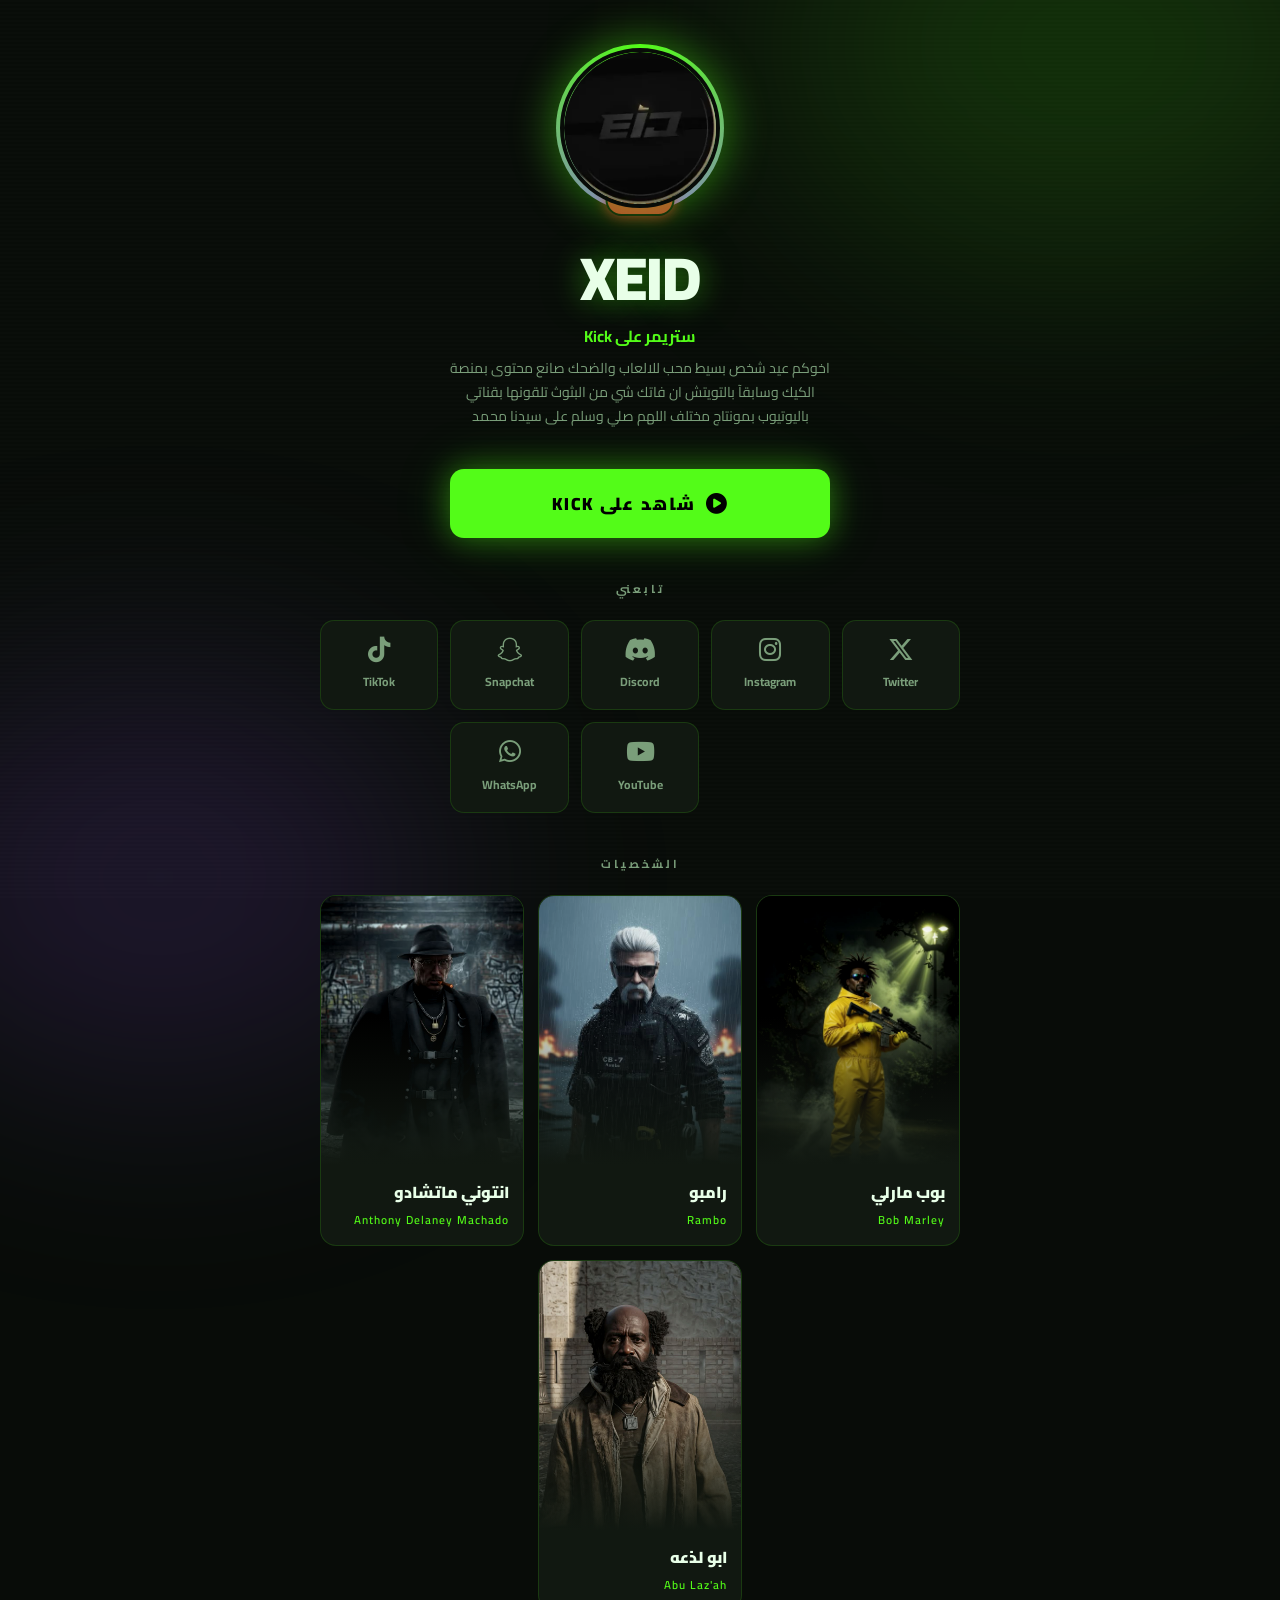
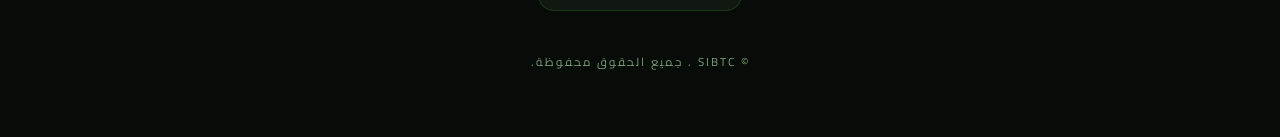
<file: index.html>
<!DOCTYPE html>
<html lang="ar" dir="rtl">
<head>
  <meta charset="UTF-8" />
  <meta name="viewport" content="width=device-width, initial-scale=1.0" />
  <title>xEID</title>
  <link rel="preconnect" href="https://fonts.googleapis.com" />
  <link rel="preconnect" href="https://fonts.gstatic.com" crossorigin />
  <link href="https://fonts.googleapis.com/css2?family=Cairo:wght@400;600;700;900&display=swap" rel="stylesheet" />
  <link rel="stylesheet" href="https://cdnjs.cloudflare.com/ajax/libs/font-awesome/6.5.0/css/all.min.css" />
  <link rel="stylesheet" href="xEID.css" />
  <link rel="icon" type="image/x-icon" href="chars/xEID.png">
<body>

  <div class="bg-glow"></div>
  <div class="noise"></div>

  <div class="page">

    <!-- Avatar & Name -->
    <div class="avatar-wrap fade-up">
      <div class="avatar-ring">
        <img src="chars/xEID.png" alt="Profile" class="avatar-img" onerror="this.style.display='none';this.nextElementSibling.style.display='flex';" />
        <div class="avatar-placeholder" style="display:none;">RP</div>
        <span class="live-badge">
          <span class="live-dot"></span>
          Live
        </span>
      </div>
    </div>

    <div class="name-block fade-up">
      <h1 class="streamer-name">xEID</h1>
      <p class="bio-sub">ستريمر  على Kick</p>
      <p class="bio-text"> اخوكم عيد شخص بسيط محب للالعاب والضحك
صانع محتوى بمنصة الكيك وسابقآ بالتويتش
ان فاتك شي من البثوث تلقونها بقناتي باليوتيوب بمونتاج مختلف
اللهم صلي وسلم على سيدنا محمد</p>
    </div>

    <!-- Kick CTA -->
    <div class="fade-up" style="width:100%;max-width:380px;">
      <a href="https://kick.com/xeid" class="kick-btn" target="_blank" rel="noopener noreferrer">
        <i class="fa-solid fa-circle-play"></i>
        شاهد على Kick
      </a>
    </div>

    <!-- Socials -->
    <div class="socials-section fade-up">
      <p class="section-title">تابعني</p>
      <div class="socials-grid">
        <a href="https://x.com/2ennd" class="social-card twitter" target="_blank" rel="noopener noreferrer">
          <i class="fa-brands fa-x-twitter"></i>
          <span>Twitter</span>
        </a>
        <a href="https://www.tiktok.com/@xeiiid" class="social-card instagram" target="_blank" rel="noopener noreferrer">
          <i class="fa-brands fa-instagram"></i>
          <span>Instagram</span>
        </a>
        <a href="https://discord.com/invite/xeid" class="social-card discord" target="_blank" rel="noopener noreferrer">
          <i class="fa-brands fa-discord"></i>
          <span>Discord</span>
        </a>
        <a href="https://www.snapchat.com/@x2end?sender_web_id=4d57480d-6c6e-4884-b5e6-819c71607f3e&device_type=desktop&is_copy_url=true" class="social-card snapchat" target="_blank" rel="noopener noreferrer">
          <i class="fa-brands fa-snapchat"></i>
          <span>Snapchat</span>
        </a>
        <a href="https://www.tiktok.com/@xeiiid" class="social-card tiktok" target="_blank" rel="noopener noreferrer">
          <i class="fa-brands fa-tiktok"></i>
          <span>TikTok</span>
        </a>
        <a href="https://www.youtube.com/@xEiD" class="social-card youtube" target="_blank" rel="noopener noreferrer">
          <i class="fa-brands fa-youtube"></i>
          <span>YouTube</span>
        </a>
        <a href="https://www.whatsapp.com/channel/0029Vaf19BkLtOjGHiZtuO2X" class="social-card whatsapp" target="_blank" rel="noopener noreferrer">
          <i class="fa-brands fa-whatsapp"></i>
          <span>WhatsApp</span>
        </a>
      </div>
    </div>

    <!-- Game Banner -->
    <!-- <div class="game-section fade-up">
      <p class="section-title">يلعب الآن</p>
      <div class="game-banner">
        <div class="game-bg"></div>
        <div class="game-overlay"></div>
        <div class="game-content">
          <div>
            <span class="game-tag">MT</span>
            <h3 class="game-title">FiveM</h3>
          </div>
          <a href="https://x.com/2ennd" class="join-btn">انضم للبث</a>
        </div>
      </div>
    </div> -->

    <!-- Characters Section -->
    <div class="chars-section fade-up">
      <p class="section-title">الشخصيات</p>
      <div class="chars-grid">

        <div class="char-card">
          <div class="char-img-wrap">
            <img
              src="chars/bob.jpg"
              alt="Michael De Santa"
              class="char-img"
              loading="lazy"
            />
            <div class="char-overlay"></div>
          </div>
          <div class="char-info">
            <span class="char-role">بوب مارلي</span>
            <span class="char-desc">Bob Marley</span>
          </div>
        </div>

        <div class="char-card">
          <div class="char-img-wrap">
            <img
              src="chars/Rambo.jpg"
              alt="Franklin Clinton"
              class="char-img"
              loading="lazy"
            />
            <div class="char-overlay"></div>
          </div>
          <div class="char-info">
            <span class="char-role">رامبو</span>
            <span class="char-desc">Rambo</span>
          </div>
        </div>

        <div class="char-card">
          <div class="char-img-wrap">
            <img
              src="chars/antony.jpg"
              alt="Trevor Philips"
              class="char-img"
              loading="lazy"
            />
            <div class="char-overlay"></div>
          </div>
          <div class="char-info">
            <span class="char-role">انتوني ماتشادو</span>
            <span class="char-desc">Anthony Delaney Machado</span>
          </div>
        </div>

        <div class="char-card char-center">
          <div class="char-img-wrap">
            <img
              src="chars/aub.jpg"
              alt="FiveM Character"
              class="char-img"
              loading="lazy"
            />
            <div class="char-overlay"></div>
          </div>
          <div class="char-info">
            <span class="char-role">ابو لذعه</span>
            <span class="char-desc">Abu Laz'ah</span>
          </div>
        </div>

      </div>
    </div>

    <!-- Footer -->
    <footer class="fade-up">
      &copy; <span id="year"></span> SIBTC . جميع الحقوق محفوظة.
    </footer>

  </div>

  <!--<script>
    document.getElementById('year').textContent = new Date().getFullYear();
  </script>-->

</body>
</html>
</file>
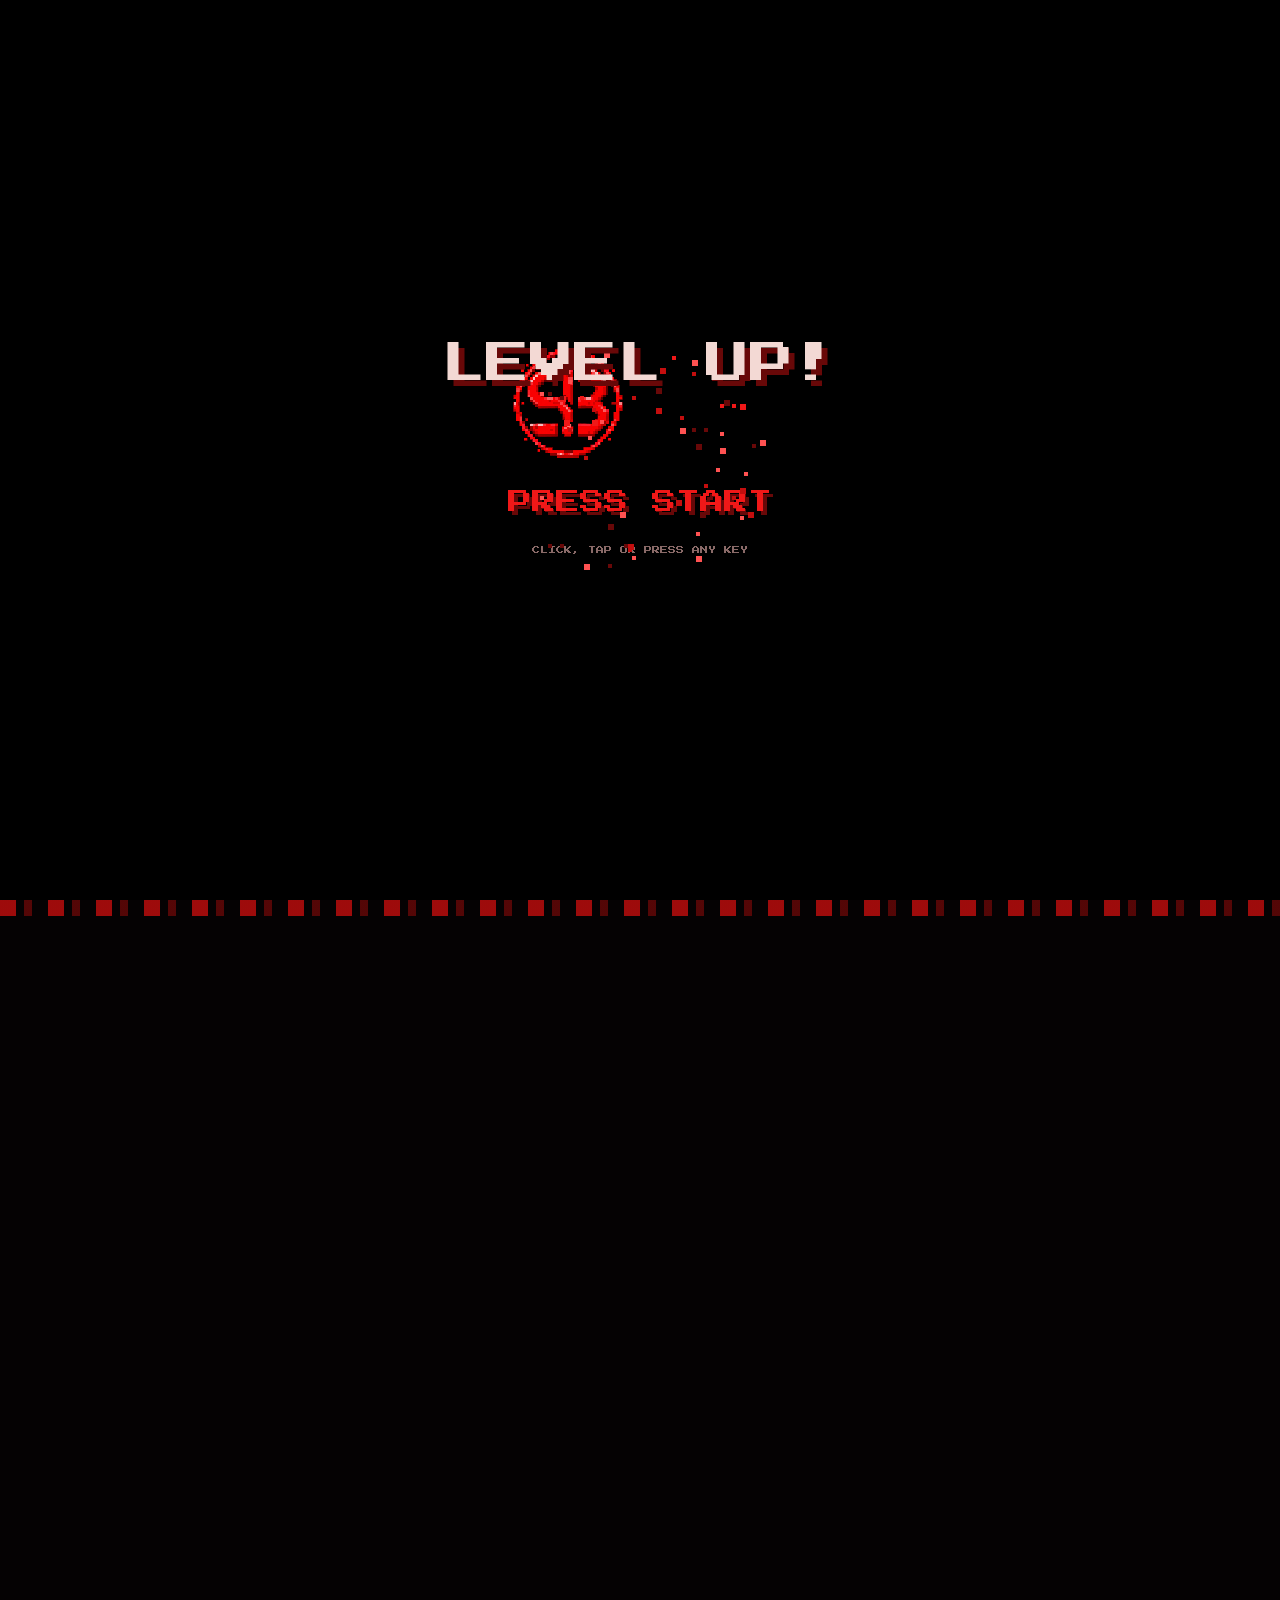
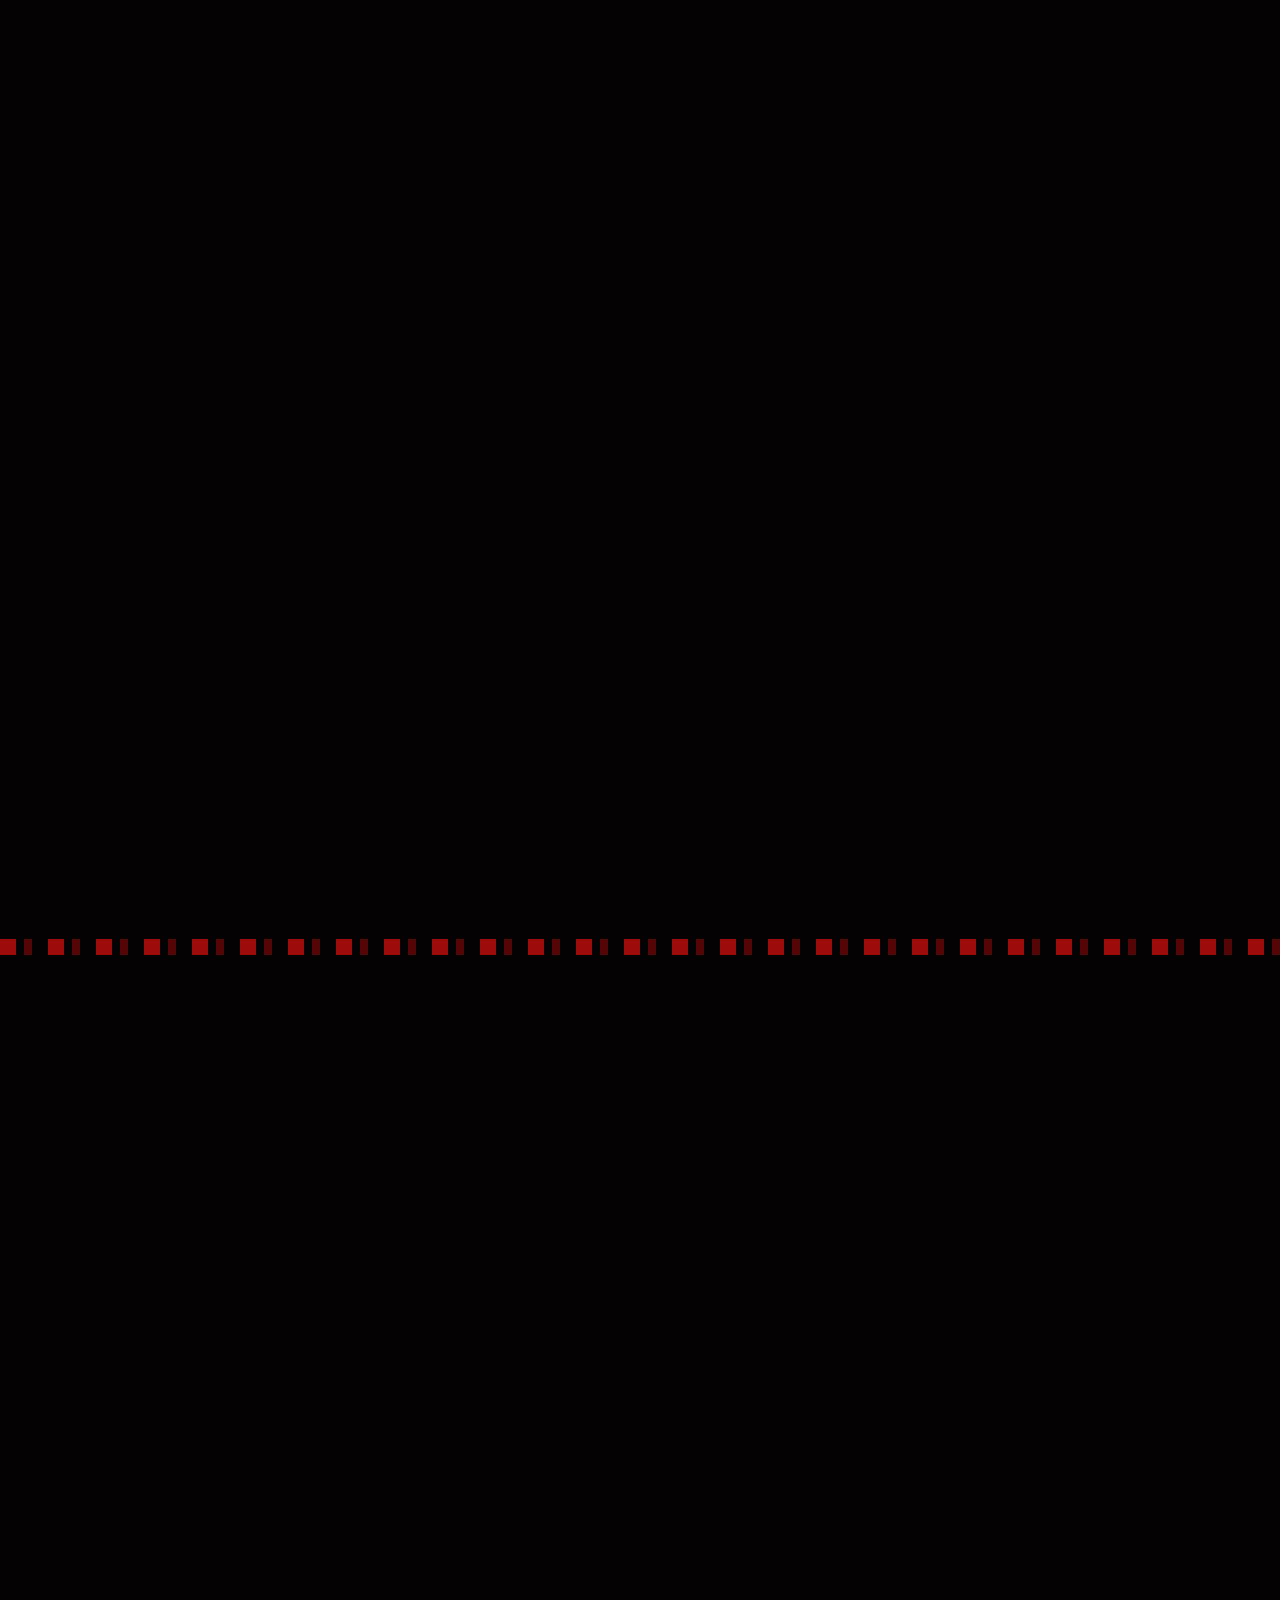
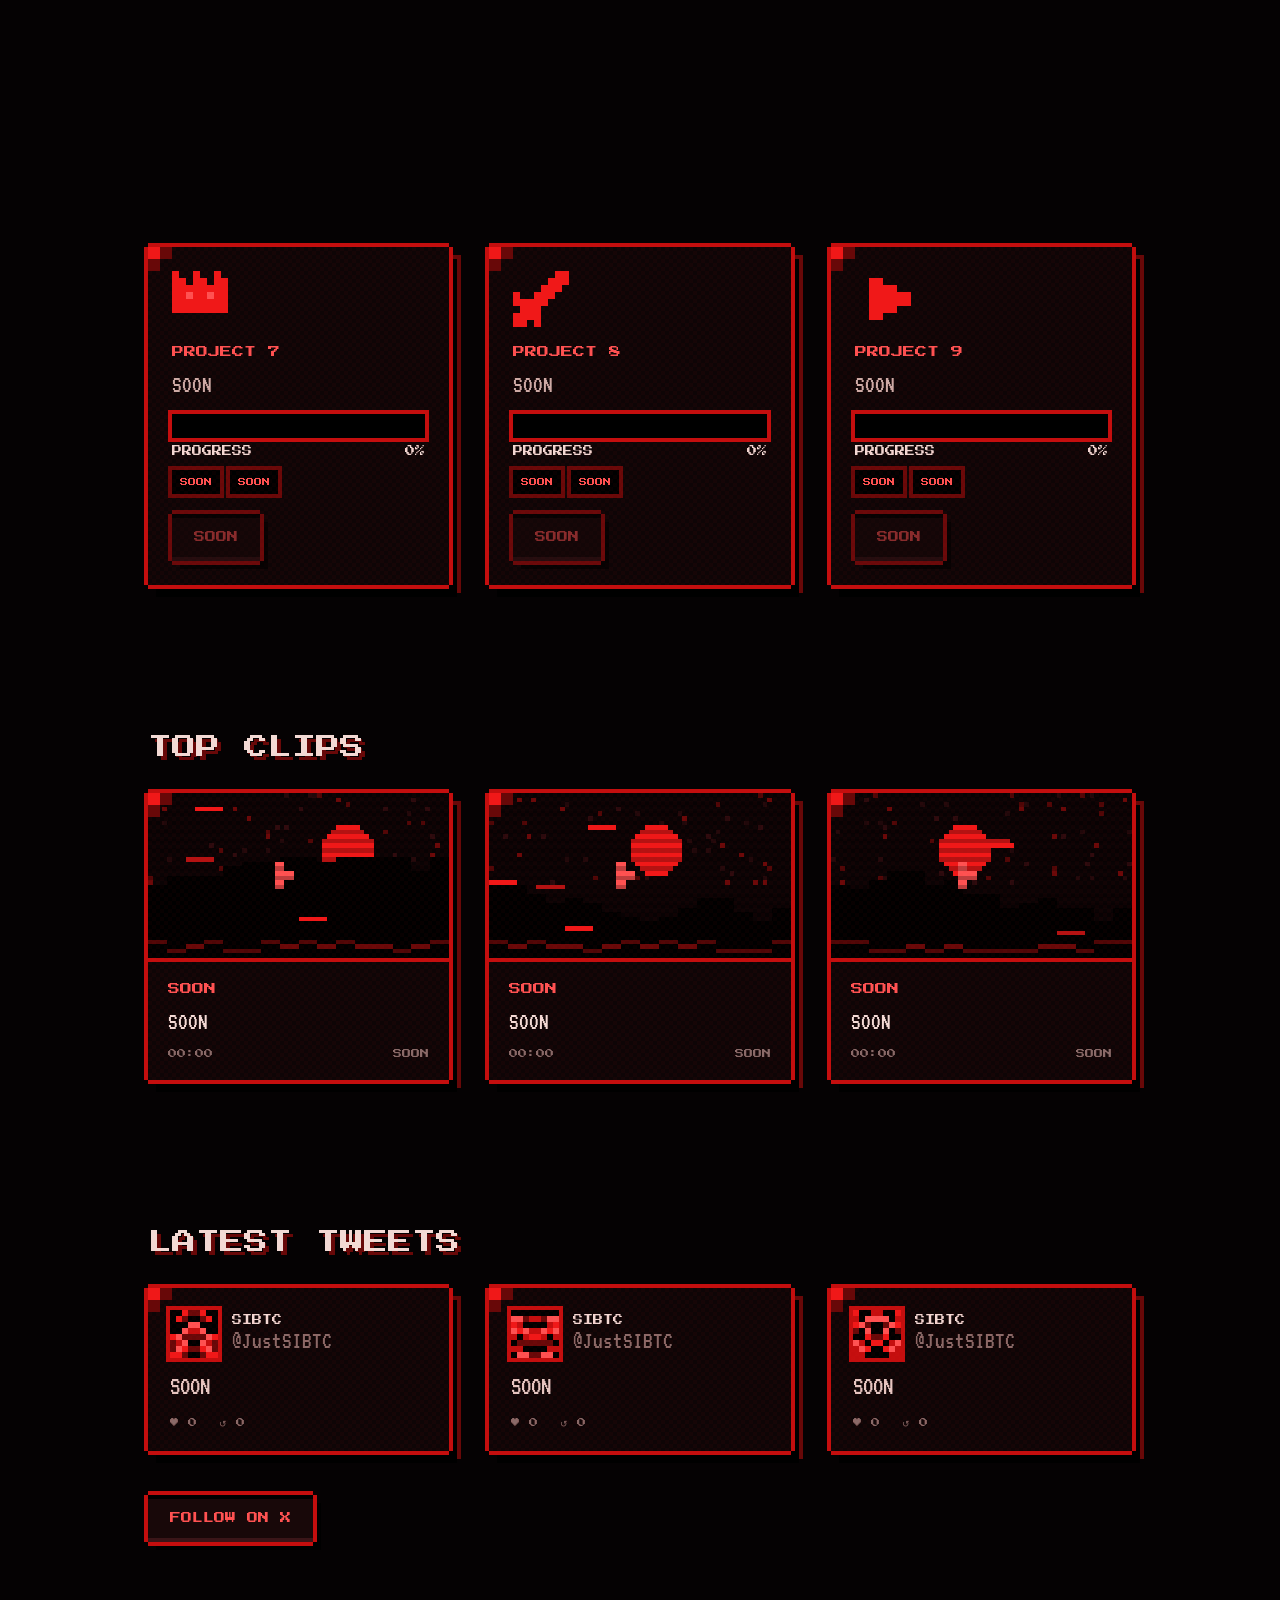
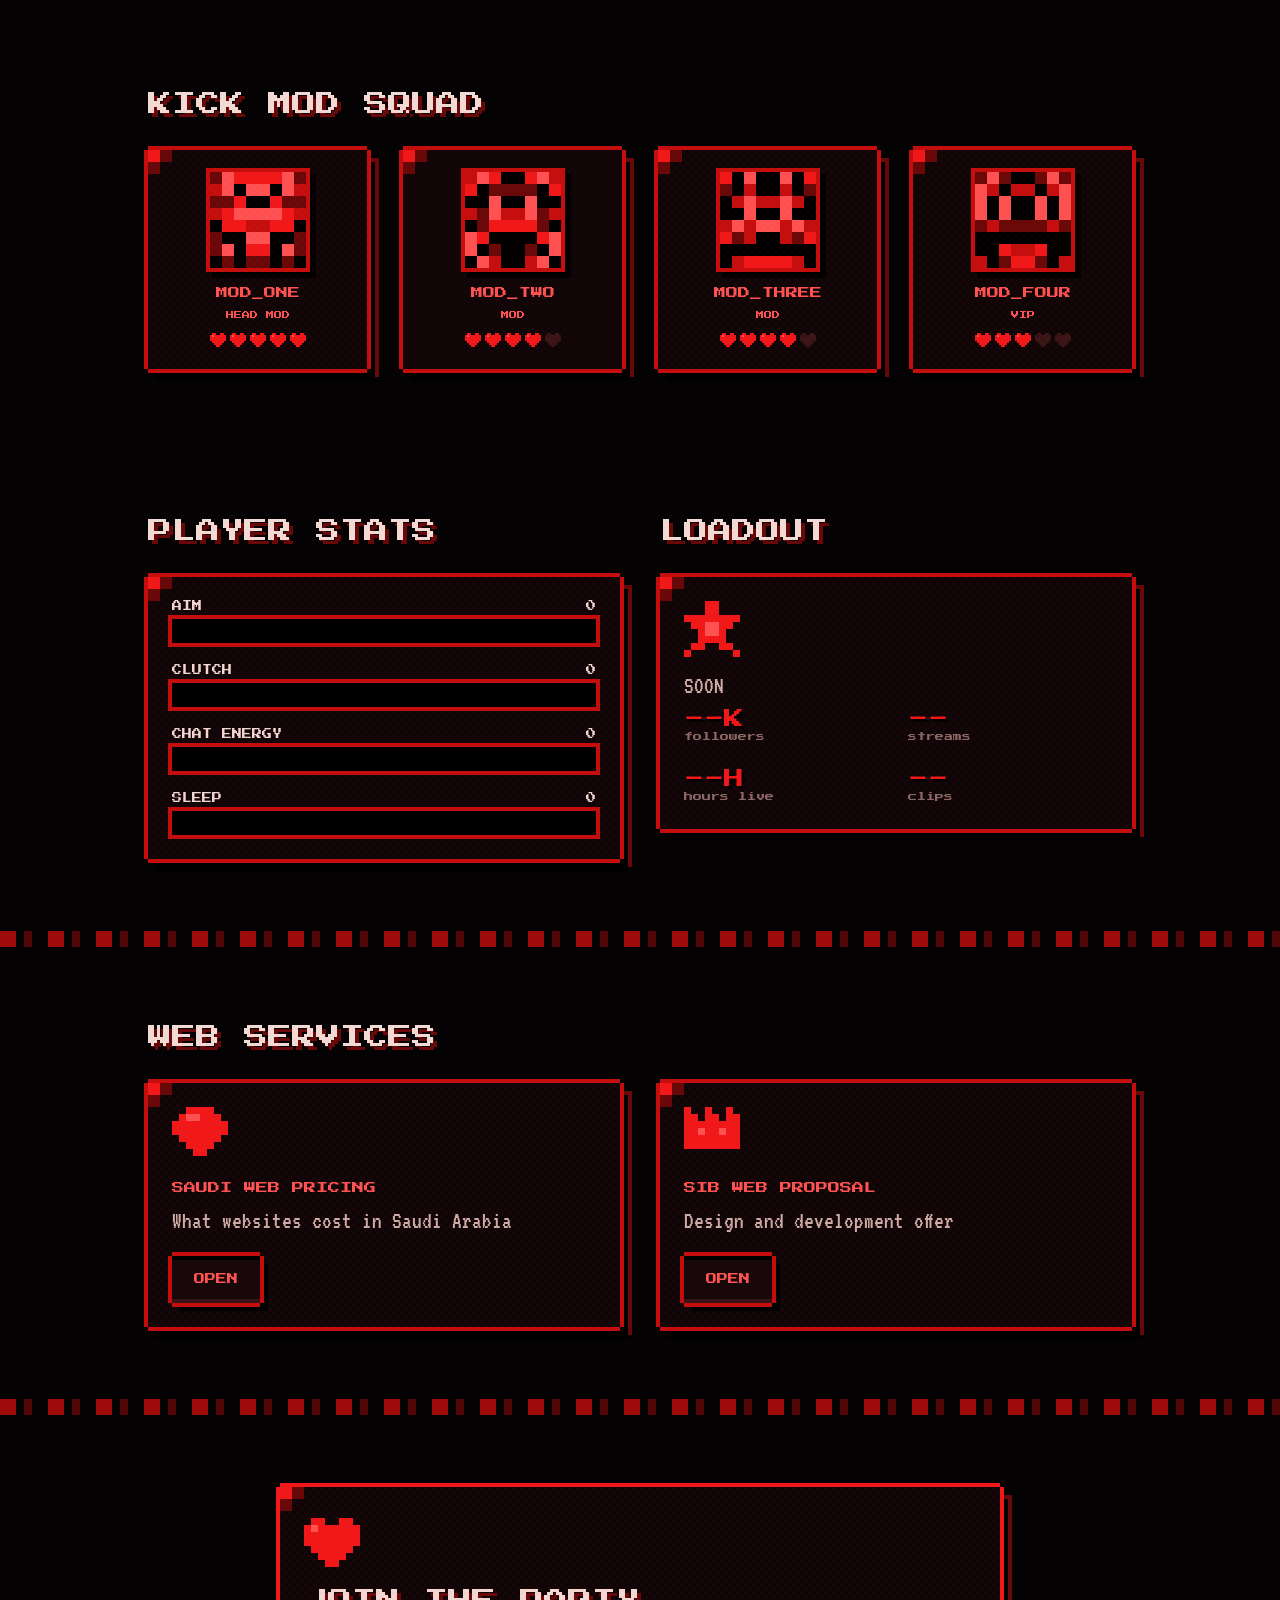
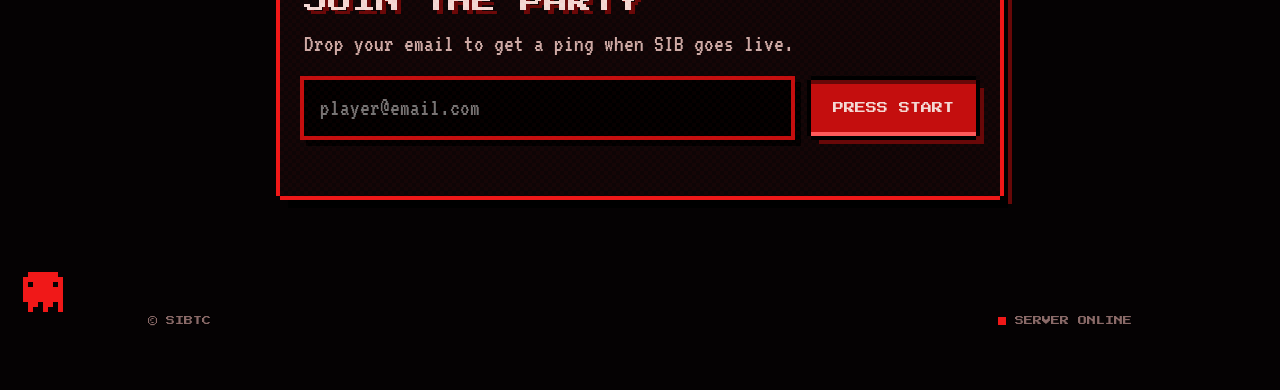
<file: SIB/index.html>
<!DOCTYPE html>
<html lang="en">
<head>
<meta charset="utf-8">
<meta name="viewport" content="width=device-width, initial-scale=1, viewport-fit=cover">
<meta name="description" content="SIB official stream hub: Kick schedule, clips, projects, mods and socials.">
<meta name="theme-color" content="#050203">
<link rel="icon" href="img/logo.jpg">
<title>SIBTC</title>
<link href="https://fonts.googleapis.com/css2?family=Press+Start+2P&family=VT323&family=Cairo:wght@600&display=swap" rel="stylesheet">
<link rel="stylesheet" href="style.css">
</head>
<body>
<noscript><style>.rv{clip-path:none}#boot{display:none}</style></noscript>
<canvas id="bg"></canvas>
<div class="scan"></div>

<div id="boot"><div><img class="lg" src="img/logo.jpg" width="120" height="120" alt="SIB logo loading" style="margin-bottom:22px"><div class="px">Booting SIB.exe</div><div class="bar"><i id="bi"></i></div><div class="px" style="font-size:8px;color:var(--g)" id="bt">Loading sprites</div></div></div>

<nav><div class="wrap">
<a class="brand" href="#hero"><img class="lg" src="img/logo.jpg" width="44" height="44" alt="SIB logo"><span>SIBTC</span></a>
<div class="links"><a class="l" href="#stream">Stream</a><a class="l" href="#projects">Projects</a><a class="l" href="#clips">Clips</a><a class="l" href="#tweets">Tweets</a><a class="l" href="#mods">Mods</a><a class="l" href="#services">Services</a><a class="l" href="#social">Social</a></div>
<button class="btn alt lbtn" id="lang" type="button" aria-label="Language">عربي</button>
</div></nav>

<main>
<section id="hero"><div class="wrap hgrid">
<div>
<div class="tag box"><span class="dot live"></span>Status: signal detected</div>
<h1><span class="gl" data-t="Enter the red zone.">SIBTC</span></h1>
<p class="lead">Live games, clean clutch plays and late-night runs. Pick a start button.</p>
<div class="btns"><a class="btn" href="#stream"><span class="cur">Watch live</span></a><a class="btn alt" href="#join">Join party</a></div>
</div>
<div class="box logo-stage" style="--c:var(--r)"><div><img id="logo" class="lg" src="img/logo.jpg" alt="SIB logo"></div></div>
</div></section>

<div class="sep"></div>

<section id="stream"><div class="wrap">
<h2 class="rv">Live on Kick</h2>
<div class="box tv rv"><div class="screen"><canvas id="tvc" width="96" height="54"></canvas>
<div class="ov"><div class="px" id="tvt">Stream offline</div><a class="btn" id="kick1" href="#" target="_blank" rel="noopener">Watch on Kick</a></div></div>
<div class="tvbar"><span><span class="dot" id="tvd"></span> <span id="tvs">CHANNEL: OFFLINE</span></span><span>KICK.COM/SIBTC</span></div></div>
<h2 class="rv">Stream schedule</h2>
<div class="g2">
<div class="box rv" style="padding:8px 0"><div class="row"><b>MON</b><span>SOON</span><span class="chip">FPS</span></div>
<div class="row"><b>WED</b><span>SOON</span><span class="chip">PARTY</span></div>
<div class="row"><b>FRI</b><span>SOON</span><span class="chip">RUN</span></div>
<div class="row"><b>SUN</b><span>SOON</span><span class="chip">RETRO</span></div></div>
<div class="box card rv"><svg class="ic" data-i="play"></svg><h3>Next stream</h3><p>SOON</p><div style="margin-top:22px"><a class="btn" href="#join">Get alerts</a></div></div>
</div></div></section>

<section id="social"><div class="wrap"><h2 class="rv">Find SIB</h2><div class="g3" id="socs"></div></div></section>
<div class="sep"></div>

<section id="projects"><div class="wrap">
<h2 class="rv">Projects</h2>
<div class="g3" id="projs"></div>
</div></section>

<section id="clips">
      <div class="wrap">
    <h2 class="rv">Top clips</h2>
<div class="g3">
    <article class="box clip rv"><canvas data-s="1" width="64" height="36"></canvas><div class="in2"><h3>SOON</h3><p>SOON</p><div class="meta"><span>00:00</span><span>SOON</span></div></div></article>
    <article class="box clip rv"><canvas data-s="2" width="64" height="36"></canvas><div class="in2"><h3>SOON</h3><p>SOON</p><div class="meta"><span>00:00</span><span>SOON</span></div></div></article>
    <article class="box clip rv"><canvas data-s="3" width="64" height="36"></canvas><div class="in2"><h3>SOON</h3><p>SOON</p><div class="meta"><span>00:00</span><span>SOON</span></div></div></article>
</div>
      </div>
            </section>

<section id="tweets"><div class="wrap"><h2 class="rv">Latest tweets</h2><div class="g3"><div class="box tw rv"><div class="h"><canvas data-a="1" width="8" height="8"></canvas><div><b>SIBTC</b><span>@JustSIBTC</span></div></div><p>SOON</p><div class="m"><span>♥ 0</span><span>↺ 0</span></div></div><div class="box tw rv"><div class="h"><canvas data-a="2" width="8" height="8"></canvas><div><b>SIBTC</b><span>@JustSIBTC</span></div></div><p>SOON</p><div class="m"><span>♥ 0</span><span>↺ 0</span></div></div><div class="box tw rv"><div class="h"><canvas data-a="7" width="8" height="8"></canvas><div><b>SIBTC</b><span>@JustSIBTC</span></div></div><p>SOON</p><div class="m"><span>♥ 0</span><span>↺ 0</span></div></div></div>
<div style="margin-top:44px"><a class="btn alt" data-soc="x" href="#" target="_blank" rel="noopener">Follow on X</a></div>
</div>
</section>
<section id="mods"><div class="wrap"><h2 class="rv">Kick mod squad</h2><div class="g4"><div class="box mod rv"><canvas data-a="11" width="8" height="8"></canvas><h3 style="margin:0">Mod_One</h3><div class="role">HEAD MOD</div></div><div class="box mod rv"><canvas data-a="12" width="8" height="8"></canvas><h3 style="margin:0">Mod_Two</h3><div class="role">MOD</div></div><div class="box mod rv"><canvas data-a="13" width="8" height="8"></canvas><h3 style="margin:0">Mod_Three</h3><div class="role">MOD</div></div><div class="box mod rv"><canvas data-a="14" width="8" height="8"></canvas><h3 style="margin:0">Mod_Four</h3><div class="role">VIP</div></div></div></div></section>
<section id="about"><div class="wrap g2">
<div class="rv"><h2>Player stats</h2>
<div class="box card">
<div class="lb"><span>AIM</span><span>0</span></div><div class="bar"><i data-w="0"></i></div>
<div class="lb"><span>CLUTCH</span><span>0</span></div><div class="bar"><i data-w="0"></i></div>
<div class="lb"><span>CHAT ENERGY</span><span>0</span></div><div class="bar"><i data-w="0"></i></div>
<div class="lb"><span>SLEEP</span><span>0</span></div><div class="bar" style="margin-bottom:0"><i data-w="0"></i></div>
</div></div>
<div class="rv"><h2>Loadout</h2>
<div class="box card"><svg class="ic" data-i="star"></svg><p>SOON</p>
<div class="stats"><div class="stat"><b>--K</b>followers</div><div class="stat"><b>--</b>streams</div><div class="stat"><b>--H</b>hours live</div><div class="stat"><b>--</b>clips</div></div></div></div>
</div></section>

<div class="sep"></div>
<section id="services"><div class="wrap"><h2 class="rv">Web services</h2><div class="g2" id="pgs"></div></div></section>
<div class="sep"></div>

<section id="join"><div class="wrap">
<div class="box card rv" style="max-width:720px;margin:0 auto;--c:var(--r)">
<svg class="ic" data-i="heart"></svg><h2 style="margin-bottom:12px">Join the party</h2>
<p>Drop your email to get a ping when SIB goes live.</p>
<div class="form"><input id="em" type="email" placeholder="player@email.com" aria-label="Email"><button class="btn" id="go">Press start</button></div>
<p id="msg" class="px" style="font-size:9px;margin-top:22px;color:var(--rl);min-height:14px"></p>
</div></div></section>
</main>

<footer><div class="wrap"><span>© SIBTC</span><span><span class="dot live" style="width:8px;height:8px"></span> SERVER ONLINE</span></div></footer>

<script src="data.js"></script>
<script src="i18n.js"></script>
<script src="script.js"></script>
<script src="sound.js"></script>
<script src="extras.js"></script>
</body>
</html>
</file>
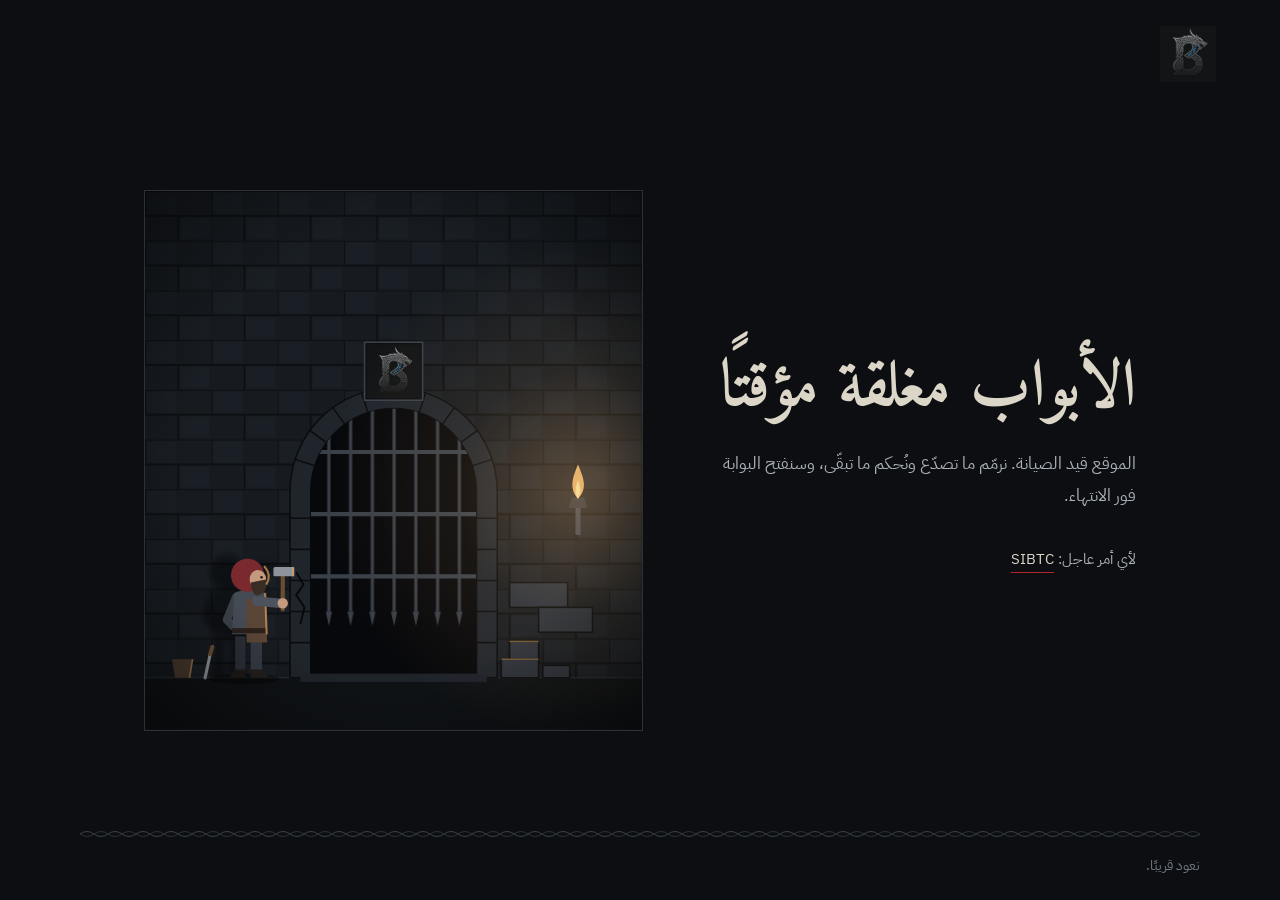
<file: SIB/web/B.html>
<!DOCTYPE html>
<html lang="ar" dir="rtl">
<head>
<meta charset="utf-8">
<meta name="viewport" content="width=device-width, initial-scale=1, viewport-fit=cover">
<title>الموقع قيد الصيانة</title>
<link rel="preconnect" href="https://fonts.googleapis.com">
<link rel="preconnect" href="https://fonts.gstatic.com" crossorigin>
<link href="https://fonts.googleapis.com/css2?family=Amiri:wght@700&family=IBM+Plex+Sans+Arabic:wght@400;500&display=swap" rel="stylesheet">
<style>
:root{
  box-sizing:border-box;
  padding-top:env(safe-area-inset-top,0px);
  padding-bottom:env(safe-area-inset-bottom,0px);
  color-scheme:dark;
  --ink:#0c0e11; --stone:#232830; --line:#2b313a;
  --pewter:#aab1b9; --bone:#dcd6c8; --ember:#b3262e; --torch:#e0a35a;
}
html{scroll-padding-top:env(safe-area-inset-top,0px)}
*,*::before,*::after{box-sizing:inherit}
body{
  margin:0; min-height:100vh; display:flex; flex-direction:column;
  background:var(--ink); color:var(--bone);
  font:400 1.0625rem/1.85 "IBM Plex Sans Arabic",system-ui,sans-serif;
}
.top{padding:26px clamp(20px,5vw,64px) 0}
.brand{display:inline-block;line-height:0}
.brand img{width:56px;height:56px;display:block;transition:filter .25s}
.brand:hover img{filter:brightness(1.25)}
.brand:focus-visible,.contact a:focus-visible{outline:2px solid var(--torch);outline-offset:4px}

main{
  flex:1; width:100%; max-width:1120px; margin:0 auto;
  padding:clamp(24px,5vh,56px) clamp(20px,5vw,64px);
  display:grid; grid-template-columns:minmax(0,5fr) minmax(0,6fr);
  gap:clamp(32px,6vw,96px); align-items:center;
}
h1{
  font:700 clamp(2.5rem,5.2vw,4.1rem)/1.25 Amiri,"Noto Naskh Arabic",serif;
  margin:0 0 18px; color:var(--bone);
}
.lead{margin:0;max-width:27em;color:var(--pewter)}
.contact{margin:34px 0 0;font-size:.95rem;color:var(--pewter)}
.contact a{
  color:var(--bone);text-decoration:none;
  border-bottom:1px solid var(--ember);padding-bottom:2px;
  transition:color .2s,border-color .2s;
}
.contact a:hover{color:#fff;border-color:var(--torch)}
.text{animation:enter .8s cubic-bezier(.2,.7,.2,1) both}
@keyframes enter{from{opacity:0;transform:translateY(10px)}to{opacity:1;transform:none}}

.scene{
  display:block;width:100%;height:auto;max-height:72vh;
  border:1px solid var(--line);background:#101317;
  animation:enter .9s .15s ease-out both;
}
.arm{transform-origin:0 0;animation:strike 3.6s ease-in-out infinite}
@keyframes strike{
  0%,100%{transform:rotate(-34deg)}
  9%{transform:rotate(-44deg)}
  15%{transform:rotate(35deg)}
  27%{transform:rotate(-34deg)}
  37%{transform:rotate(-44deg)}
  43%{transform:rotate(35deg)}
  56%{transform:rotate(-34deg)}
}
.dust{opacity:0;animation:puff 3.6s ease-out infinite}
@keyframes puff{
  0%,14%{opacity:0;transform:none}
  16%{opacity:.6}
  26%{opacity:0;transform:translate(-4px,5px)}
  42%{opacity:0;transform:none}
  44%{opacity:.6}
  54%,100%{opacity:0;transform:translate(-4px,5px)}
}
.flame{transform-box:fill-box;transform-origin:50% 100%;animation:flicker 2.4s ease-in-out infinite alternate}
@keyframes flicker{from{transform:scale(1,.93)}to{transform:scale(.96,1.05)}}

.foot{padding:0 clamp(20px,5vw,64px) 22px;color:#6f7782;font-size:.85rem}
.rope{display:block;width:100%;max-width:1120px;margin:0 auto 14px}
.foot p{max-width:1120px;margin:0 auto}

@media (max-width:820px){
  main{grid-template-columns:1fr;gap:36px}
  .scene{max-width:440px;margin-inline:auto}
}
@media (prefers-reduced-motion:reduce){
  .text,.scene,.arm,.dust,.flame{animation:none}
  .arm{transform:rotate(-34deg)}
}
</style>
</head>
<body>
<header class="top">
  <a class="brand" href="#" aria-label="الصفحة الرئيسية"><img src="[data-uri]" alt="شعار الموقع"></a>
</header>

<main>
  <div class="text">
    <h1>الأبواب مغلقة مؤقتًا</h1>
    <p class="lead">الموقع قيد الصيانة. نرمّم ما تصدّع ونُحكم ما تبقّى، وسنفتح البوابة فور الانتهاء.</p>
    <p class="contact">لأي أمر عاجل: <a href="https://x.com/JustSIBTC">SIBTC</a></p>
  </div>

  <svg class="scene" viewBox="0 0 480 520" role="img" aria-label="عامل يرمّم بوابة حجرية بمطرقة على ضوء مشعل">
    <defs>
      <pattern id="bricks" width="64" height="48" patternUnits="userSpaceOnUse">
        <rect width="64" height="48" fill="#171b20"/>
        <rect x="2" y="2" width="28" height="20" fill="#1a1f25"/>
        <rect x="34" y="26" width="28" height="20" fill="#1a1f25"/>
        <path d="M0 0H64M0 24H64M0 0V24M32 24V48" stroke="#0b0d10" stroke-width="1.5" fill="none"/>
      </pattern>
      <pattern id="bars" x="167" y="200" width="21" height="220" patternUnits="userSpaceOnUse">
        <rect x="9" y="0" width="3" height="206" fill="#3a4048"/>
        <path d="M7.5 206L10.5 220L13.5 206Z" fill="#3a4048"/>
      </pattern>
      <radialGradient id="torchLight" cx="418" cy="290" r="240" gradientUnits="userSpaceOnUse">
        <stop offset="0" stop-color="#e0a35a" stop-opacity=".32"/>
        <stop offset=".5" stop-color="#e0a35a" stop-opacity=".09"/>
        <stop offset="1" stop-color="#e0a35a" stop-opacity="0"/>
      </radialGradient>
      <radialGradient id="vignette" cx="50%" cy="50%" r="75%">
        <stop offset=".55" stop-color="#000" stop-opacity="0"/>
        <stop offset="1" stop-color="#000" stop-opacity=".6"/>
      </radialGradient>
      <filter id="shade" x="-30%" y="-30%" width="160%" height="160%">
        <feColorMatrix values="0 0 0 0 0  0 0 0 0 0  0 0 0 0 0  0 0 0 .42 0"/>
        <feGaussianBlur stdDeviation="3"/>
      </filter>
      <clipPath id="opening"><path d="M160 470V290A80 80 0 0 1 320 290V470Z"/></clipPath>

      <g id="worker">
        <rect x="-13" y="-40" width="10" height="34" fill="#2b2f36"/>
        <rect x="2" y="-40" width="11" height="34" fill="#353a43"/>
        <path d="M-13 -8h10v8h-16z" fill="#1d1a18"/>
        <path d="M2 -8h11l7 8h-18z" fill="#231f1c"/>
        <path d="M-12 -78L-21 -56L-15 -50" stroke="#3b4048" stroke-width="8" stroke-linecap="round" stroke-linejoin="round" fill="none"/>
        <path d="M-16 -42L-14 -82Q0 -88 16 -82L17 -42Z" fill="#454b55"/>
        <path d="M-2 -76H16L18 -34H-2Z" fill="#5a4536"/>
        <rect x="-16" y="-48" width="34" height="5" fill="#2a211b"/>
        <path d="M16 -82L17.5 -42" stroke="#e0a35a" stroke-width="2" opacity=".7" fill="none"/>
        <circle cx="-1" cy="-99" r="16" fill="#7a2a2e"/>
        <ellipse cx="9" cy="-95" rx="8" ry="9" fill="#c49a7c"/>
        <path d="M2 -92Q4 -72 16 -84Q18 -90 17 -95Z" fill="#3a2d26"/>
        <circle cx="12.5" cy="-97" r="1.2" fill="#1a1412"/>
        <path d="M15 -108Q23 -99 17 -90" stroke="#e0a35a" stroke-width="2" opacity=".7" fill="none"/>
        <g transform="translate(8 -74)">
          <g class="arm">
            <path d="M0 0L22 2" stroke="#4d535e" stroke-width="9" stroke-linecap="round"/>
            <path d="M25 8V-26" stroke="#6b4e32" stroke-width="4" stroke-linecap="round"/>
            <circle cx="25" cy="2" r="5" fill="#c49a7c"/>
            <rect x="16" y="-33" width="20" height="9" rx="1.5" fill="#8d949c"/>
            <rect x="34" y="-33" width="2" height="9" fill="#e0a35a" opacity=".7"/>
          </g>
        </g>
      </g>
    </defs>

    <rect width="480" height="520" fill="url(#bricks)"/>
    <rect y="470" width="480" height="50" fill="#0f1215"/>
    <path d="M0 470H480" stroke="#2a3038"/>

    <path d="M140 470V290A100 100 0 0 1 340 290V470H320V290A80 80 0 0 0 160 290V470Z" fill="#20252c" stroke="#0a0c0f" stroke-width="1.5"/>
    <g stroke="#0a0c0f" stroke-width="1.5">
      <line x1="240" y1="210" x2="240" y2="190" transform="rotate(-72 240 290)"/>
      <line x1="240" y1="210" x2="240" y2="190" transform="rotate(-54 240 290)"/>
      <line x1="240" y1="210" x2="240" y2="190" transform="rotate(-36 240 290)"/>
      <line x1="240" y1="210" x2="240" y2="190" transform="rotate(-18 240 290)"/>
      <line x1="240" y1="210" x2="240" y2="190" transform="rotate(18 240 290)"/>
      <line x1="240" y1="210" x2="240" y2="190" transform="rotate(36 240 290)"/>
      <line x1="240" y1="210" x2="240" y2="190" transform="rotate(54 240 290)"/>
      <line x1="240" y1="210" x2="240" y2="190" transform="rotate(72 240 290)"/>
      <path d="M140 316H160M140 346H160M140 376H160M140 406H160M140 436H160M320 316H340M320 346H340M320 376H340M320 406H340M320 436H340"/>
    </g>
    <path d="M160 470V290A80 80 0 0 1 320 290V470Z" fill="#07080b"/>
    <g clip-path="url(#opening)">
      <rect x="160" y="200" width="160" height="220" fill="url(#bars)"/>
      <path d="M160 252H320M160 312H320M160 372H320" stroke="#3a4048" stroke-width="4"/>
    </g>
    <rect x="150" y="466" width="180" height="8" fill="#1e232a"/>

    <rect x="212" y="146" width="56" height="56" fill="#0d0f13" stroke="#3a414a" stroke-width="1.5"/>
    <image href="[data-uri]" x="214" y="148" width="52" height="52"/>

    <path d="M146 368L153 380L146 390L154 402L150 418" stroke="#07080b" stroke-width="1.8" fill="none"/>
    <g fill="#2b313a" stroke="#0a0c0f" stroke-width="1.5">
      <rect x="352" y="378" width="56" height="24"/>
      <rect x="320" y="402" width="40" height="24" opacity="0"/>
      <rect x="380" y="402" width="52" height="24"/>
    </g>

    <path d="M418 332V306" stroke="#3a3f47" stroke-width="5"/>
    <path d="M409 306H427L424 296H412Z" fill="#2a2e35"/>
    <path class="flame" d="M418 297C409 287 413 276 418 264C423 276 428 287 418 297Z" fill="#e0a35a"/>
    <path class="flame" d="M418 297C414 291 416 285 418 279C420 285 422 291 418 297Z" fill="#f1d089"/>

    <g fill="#2d333c" stroke="#0a0c0f" stroke-width="1.5">
      <rect x="344" y="452" width="36" height="18"/>
      <rect x="352" y="435" width="28" height="17"/>
      <rect x="384" y="458" width="26" height="12"/>
    </g>
    <path d="M352 435H380M344 452H380" stroke="#e0a35a" stroke-width="1.5" opacity=".5"/>

    <ellipse cx="96" cy="471" rx="34" ry="5" fill="#000" opacity=".4"/>
    <use href="#worker" transform="translate(80 470) scale(1.04)" filter="url(#shade)"/>
    <use href="#worker" transform="translate(100 470)"/>

    <path d="M26 452H46L43 470H29Z" fill="#4a3b2e"/>
    <path d="M46 452L43 470" stroke="#e0a35a" stroke-width="1.5" opacity=".6"/>
    <path d="M58 470L63 447" stroke="#8d949c" stroke-width="3" stroke-linecap="round"/>
    <path d="M63 447L65 440" stroke="#6b4e32" stroke-width="4" stroke-linecap="round"/>

    <g class="dust" fill="#8a8f96">
      <circle cx="154" cy="395" r="2.2"/>
      <circle cx="150" cy="399" r="1.6"/>
      <circle cx="157" cy="402" r="1.3"/>
    </g>

    <rect width="480" height="520" fill="url(#torchLight)" style="mix-blend-mode:screen;pointer-events:none"/>
    <rect width="480" height="520" fill="url(#vignette)" style="pointer-events:none"/>
  </svg>
</main>

<footer class="foot">
  <svg class="rope" height="10" aria-hidden="true">
    <defs>
      <pattern id="knot" width="28" height="10" patternUnits="userSpaceOnUse">
        <path d="M0 5Q7 0 14 5T28 5" stroke="#3a414a" fill="none"/>
        <path d="M0 5Q7 10 14 5T28 5" stroke="#2b313a" fill="none"/>
      </pattern>
    </defs>
    <rect width="100%" height="10" fill="url(#knot)"/>
  </svg>
  <p>نعود قريبًا.</p>
</footer>
</body>
</html>
</file>
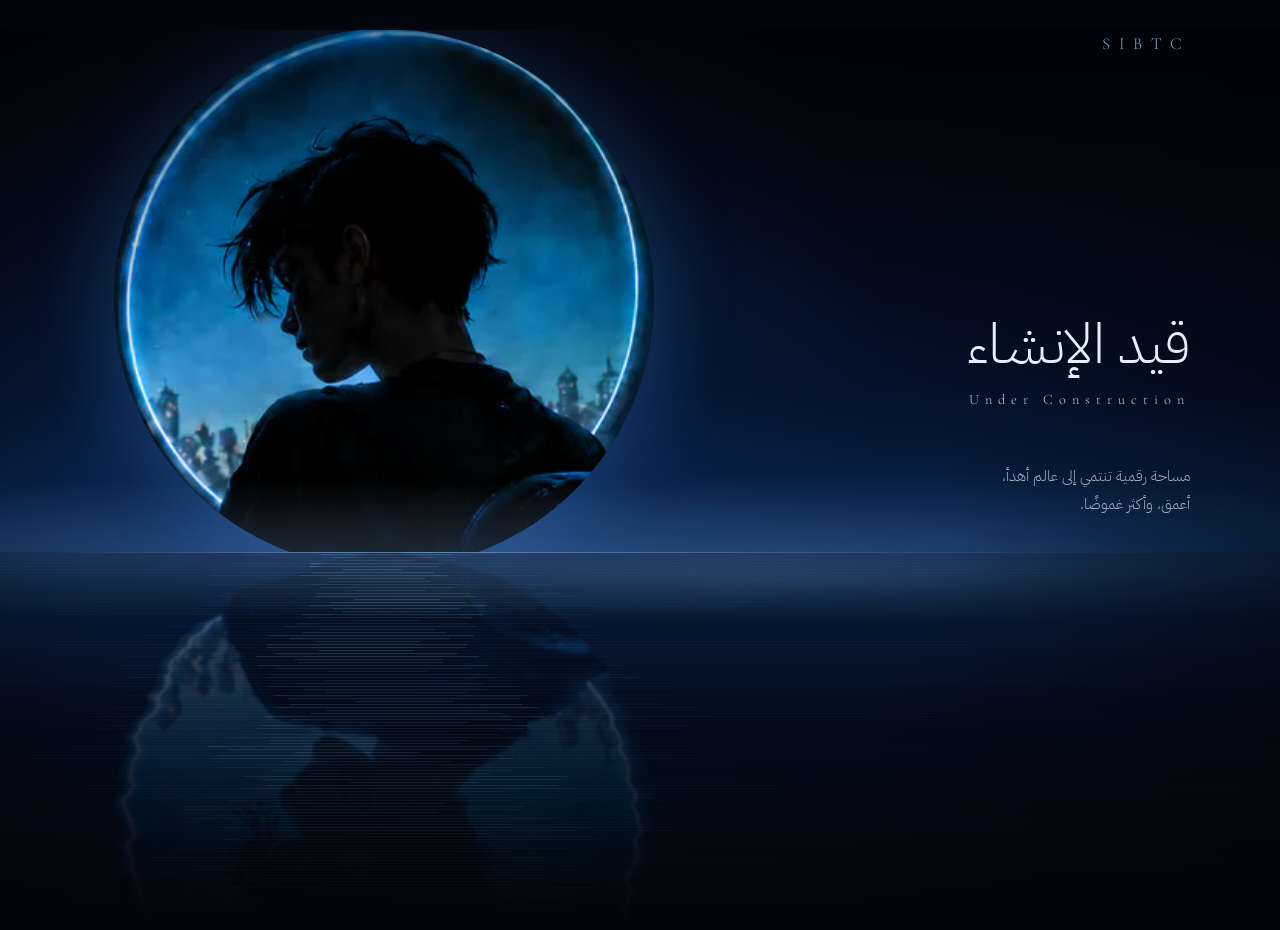
<file: SIB/web/gh.html>
<!DOCTYPE html>
<html lang="ar" dir="rtl">
<head>
<meta charset="utf-8">
<meta name="viewport" content="width=device-width, initial-scale=1">
<title>Ghed — قيد الإنشاء</title>
<meta name="description" content="مساحة رقمية تنتمي إلى عالم أهدأ، أعمق، وأكثر غموضًا.">
<meta name="theme-color" content="#02050b">
<link rel="preconnect" href="https://fonts.googleapis.com">
<link rel="preconnect" href="https://fonts.gstatic.com" crossorigin>
<link href="https://fonts.googleapis.com/css2?family=Cormorant+Garamond:wght@300;400&family=IBM+Plex+Sans+Arabic:wght@300;400&display=swap" rel="stylesheet">
<link rel="stylesheet" href="gh.css">
<noscript><style>.is-loading .halo,.is-loading .reflection,.is-loading .copy,.is-loading .brand{opacity:1!important}</style></noscript>
</head>
<body class="is-loading">

<svg width="0" height="0" aria-hidden="true" focusable="false">
  <filter id="ripple" x="-5%" y="0" width="110%" height="100%">
    <feTurbulence type="fractalNoise" baseFrequency="0.002 0.04" numOctaves="2" result="noise">
      <animate attributeName="baseFrequency" dur="40s" values="0.002 0.04;0.003 0.055;0.002 0.04" repeatCount="indefinite"/>
    </feTurbulence>
    <feDisplacementMap in="SourceGraphic" in2="noise" scale="26"/>
  </filter>
</svg>

<header class="brand">SIBTC</header>

<main>
  <section class="scene" id="scene">
    <div class="sky-glow"></div>

    <div class="halo">
      <img class="mark" src="assets/GH.webp" alt="شعار GH" width="350" height="350">
    </div>

    <div class="sea">
      <canvas id="sea" aria-hidden="true"></canvas>
    </div>
    <div class="reflection" aria-hidden="true">
      <img src="assets/GH.webp" alt="">
    </div>

    <div class="fog fog-far"></div>
    <div class="fog fog-near"></div>

    <div class="copy">
      <h1>قيد الإنشاء</h1>
      <p class="en" dir="ltr">Under Construction</p>
      <p class="tagline">مساحة رقمية تنتمي إلى عالم أهدأ، أعمق، وأكثر غموضًا.</p>
    </div>
  </section>
</main>

<script src="gh.js"></script>
</body>
</html>
</file>
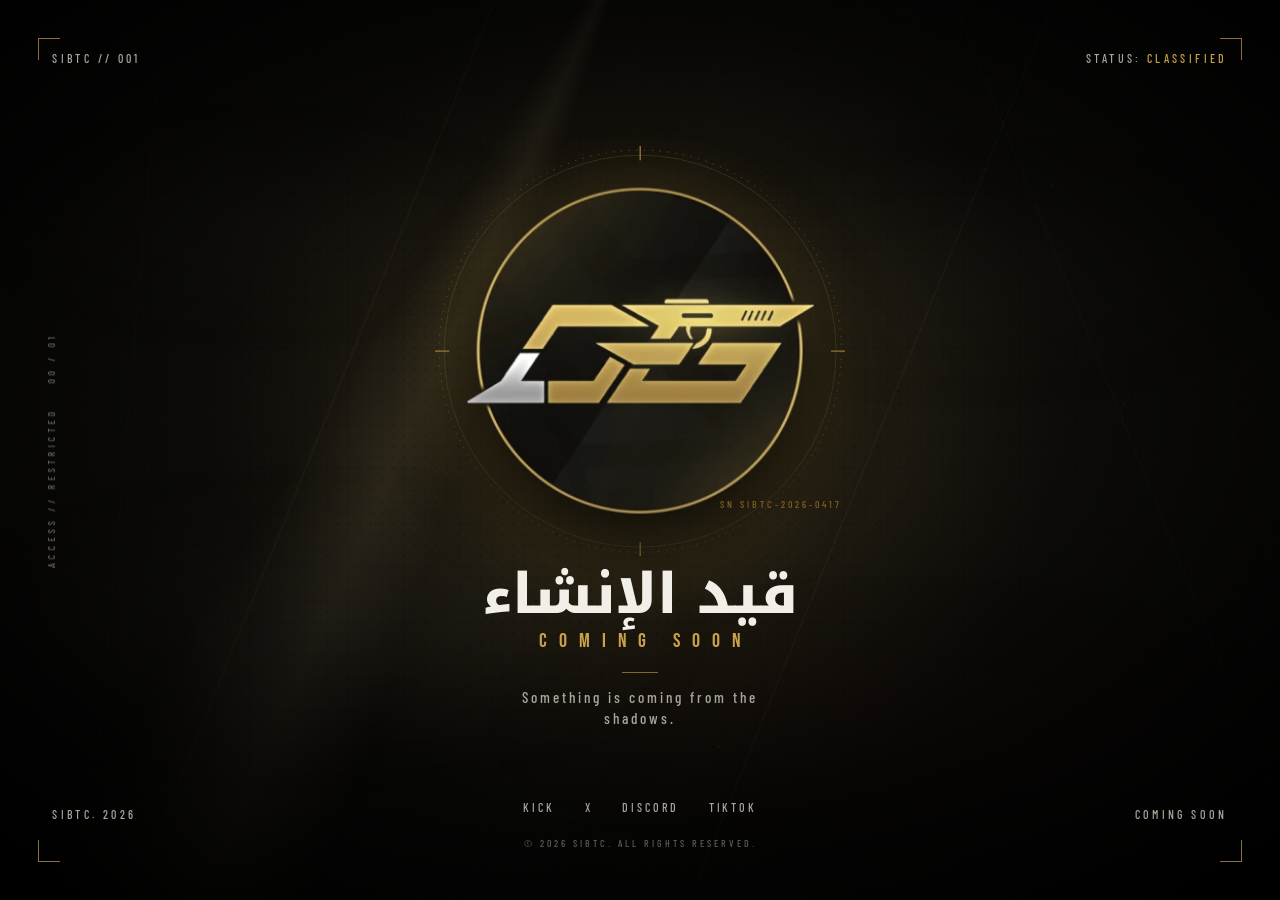
<file: SIB/web/OG.html>
<!DOCTYPE html>
<html lang="en" dir="ltr">
<head>
<meta charset="utf-8">
<meta name="viewport" content="width=device-width, initial-scale=1, viewport-fit=cover">
<title>OG— Coming Soon</title>
<meta name="description" content="Something is coming from the shadows.">
<meta name="theme-color" content="#050505">
<meta property="og:image" content="assets/logo.webp">
<link rel="icon" href="assets/logo.webp" type="image/webp">
<link rel="preconnect" href="https://fonts.googleapis.com">
<link rel="preconnect" href="https://fonts.gstatic.com" crossorigin>
<link href="https://fonts.googleapis.com/css2?family=Barlow+Condensed:wght@400;500;700&family=Bebas+Neue&family=Noto+Kufi+Arabic:wght@600;800&display=swap" rel="stylesheet">
<link rel="stylesheet" href="OG.css">
</head>
<body>
<div class="intro" aria-hidden="true"><span></span></div>

<div class="stage" aria-hidden="true">
  <div class="layer beam"></div>
  <div class="layer glow"></div>
  <div class="layer fog fog-a"></div>
  <div class="layer fog fog-b"></div>
  <div class="layer concrete"></div>
  <canvas id="embers"></canvas>
  <div class="layer scratches"></div>
  <div class="layer grain"></div>
  <div class="layer vignette"></div>
</div>

<div class="frame" aria-hidden="true"><i></i><i></i><i></i><i></i></div>

<header class="hud hud-top">
  <span class="r1">SIBTC // 001</span>
  <span class="r2">STATUS: <b>CLASSIFIED</b></span>
</header>

<div class="rail" aria-hidden="true">ACCESS // RESTRICTED &nbsp;&nbsp; 00 / 01</div>

<main class="hero">
  <div class="logo-parallax" id="parallax">
    <div class="logo-wrap">
      <svg class="ring" viewBox="0 0 200 200" aria-hidden="true">
        <circle cx="100" cy="100" r="98" class="r-a"/>
        <circle cx="100" cy="100" r="95.5" class="r-b"/>
        <path d="M100 0v7M100 193v7M0 100h7M193 100h7" class="r-t"/>
      </svg>
      <img class="logo" src="assets/logo.webp" alt="RAS logo" width="340" height="340">
      <span class="sweep"></span>
    </div>
    <span class="serial" aria-hidden="true">SN SIBTC-2026-0417</span>
  </div>

  <div class="copy">
    <h1 class="ar" lang="ar" dir="rtl">قيد الإنشاء</h1>
    <p class="en">COMING SOON</p>
    <p class="tag">Something is coming from the shadows.</p>
  </div>
</main>

<footer class="hud hud-bottom">
  <span class="b1">SIBTC. 2026</span>
  <nav class="social" aria-label="Social">
    <a href="https://kick.com/itsog" data-hover>Kick</a>
    <a href="https://x.com/its_1OG" data-hover>X</a>
    <a href="https://discord.gg/fhmKsZXPs" data-hover>Discord</a>
    <a href="https://www.tiktok.com/@.rt" data-hover >TikTok</a>
  </nav>
  <span class="b2">COMING SOON</span>
  <small class="legal">&copy; 2026 SIBTC. ALL RIGHTS RESERVED.</small>
</footer>

<div class="cursor" aria-hidden="true"><i></i></div>
<script src="OG.js"></script>
</body>
</html>
</file>
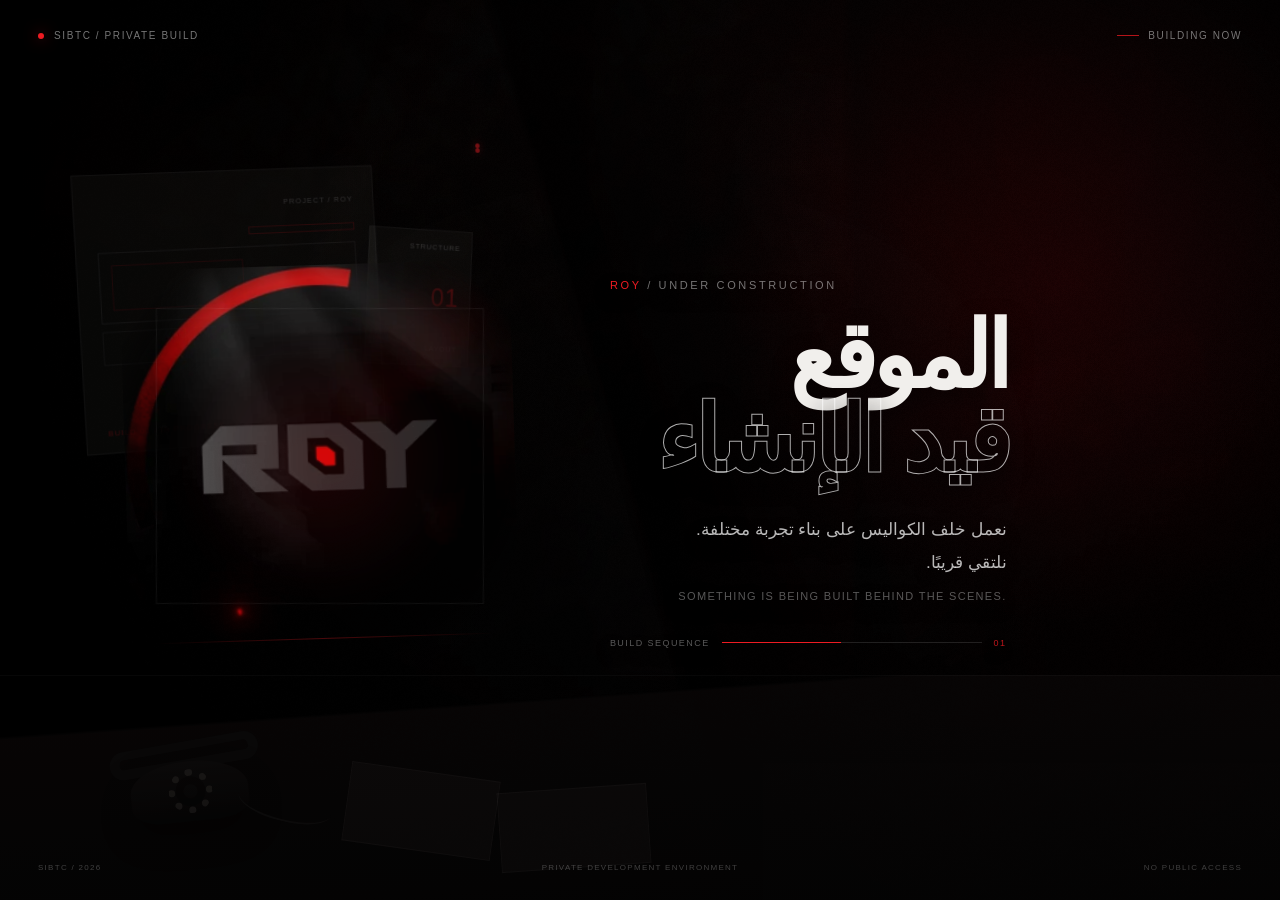
<file: SIB/web/Roy.html>
<!doctype html>
<html lang="ar" dir="rtl">
<head>
  <meta charset="utf-8" />
  <meta name="viewport" content="width=device-width, initial-scale=1" />
  <meta name="theme-color" content="#080808" />
  <title>ROY — قيد الإنشاء</title>
  <meta name="description" content="ROY — الموقع قيد الإنشاء. نعمل خلف الكواليس على بناء تجربة مختلفة." />
  <link rel="preload" href="assets/roy-logo.webp" as="image" />
  <link rel="preload" href="assets/theme-reference.png" as="image" />
  <link rel="stylesheet" href="Roy.css" />
</head>
<body>
  <main class="scene" id="scene">
    <div class="room" aria-hidden="true">
      <div class="room__reference"></div>
      <div class="room__red-wash"></div>
      <div class="room__shadow"></div>
      <div class="room__grain"></div>
      <div class="room__dust" id="dust"></div>

      <section class="evidence-board">
        <div class="evidence-board__pin evidence-board__pin--one"></div>
        <div class="evidence-board__pin evidence-board__pin--two"></div>
        <div class="evidence-board__paper evidence-board__paper--wide">
          <span class="paper-kicker">PROJECT / ROY</span>
          <div class="wireframe">
            <div class="wireframe__bar"></div>
            <div class="wireframe__hero"></div>
            <div class="wireframe__cols"><i></i><i></i><i></i></div>
          </div>
          <span class="paper-note">BUILD 01 / IN PROGRESS</span>
        </div>
        <div class="evidence-board__paper evidence-board__paper--small">
          <span>STRUCTURE</span>
          <strong>01</strong>
          <em>LAYOUT</em>
        </div>
        <span class="evidence-board__thread evidence-board__thread--one"></span>
        <span class="evidence-board__thread evidence-board__thread--two"></span>
      </section>

      <div class="desk">
        <div class="desk__edge"></div>
        <div class="desk__phone">
          <div class="phone__handle"></div>
          <div class="phone__base"></div>
          <div class="phone__dial"></div>
          <div class="phone__cord"></div>
        </div>
        <div class="desk__sheet desk__sheet--one"></div>
        <div class="desk__sheet desk__sheet--two"></div>
      </div>
    </div>

    <header class="topbar">
      <div class="brand-mini" aria-label="ROY">
        <span class="brand-mini__dot"></span>
        <span>SIBTC / PRIVATE BUILD</span>
      </div>
      <div class="status-chip"><span></span> BUILDING NOW</div>
    </header>

    <section class="hero">
      <div class="brand-mark">
        <div class="brand-mark__halo" aria-hidden="true"></div>
        <img src="assets/roy-logo.webp" alt="شعار ROY" />
      </div>

      <div class="copy">
        <p class="eyebrow"><span>ROY</span> / UNDER CONSTRUCTION</p>
        <h1>الموقع<br><span>قيد الإنشاء</span></h1>
        <p class="lead">نعمل خلف الكواليس على بناء تجربة مختلفة.<br>نلتقي قريبًا.</p>
        <p class="english">Something is being built behind the scenes.</p>

        <div class="build-line" aria-label="حالة البناء">
          <span class="build-line__label">BUILD SEQUENCE</span>
          <span class="build-line__track"><i></i></span>
          <span class="build-line__index">01</span>
        </div>
      </div>
    </section>

    <footer class="footer-note">
      <span>SIBTC / 2026</span>
      <span class="footer-note__center">PRIVATE DEVELOPMENT ENVIRONMENT</span>
      <span>NO PUBLIC ACCESS</span>
    </footer>

    <div class="scanline" aria-hidden="true"></div>
  </main>
  <script src="Roy.js"></script>
</body>
</html>
</file>
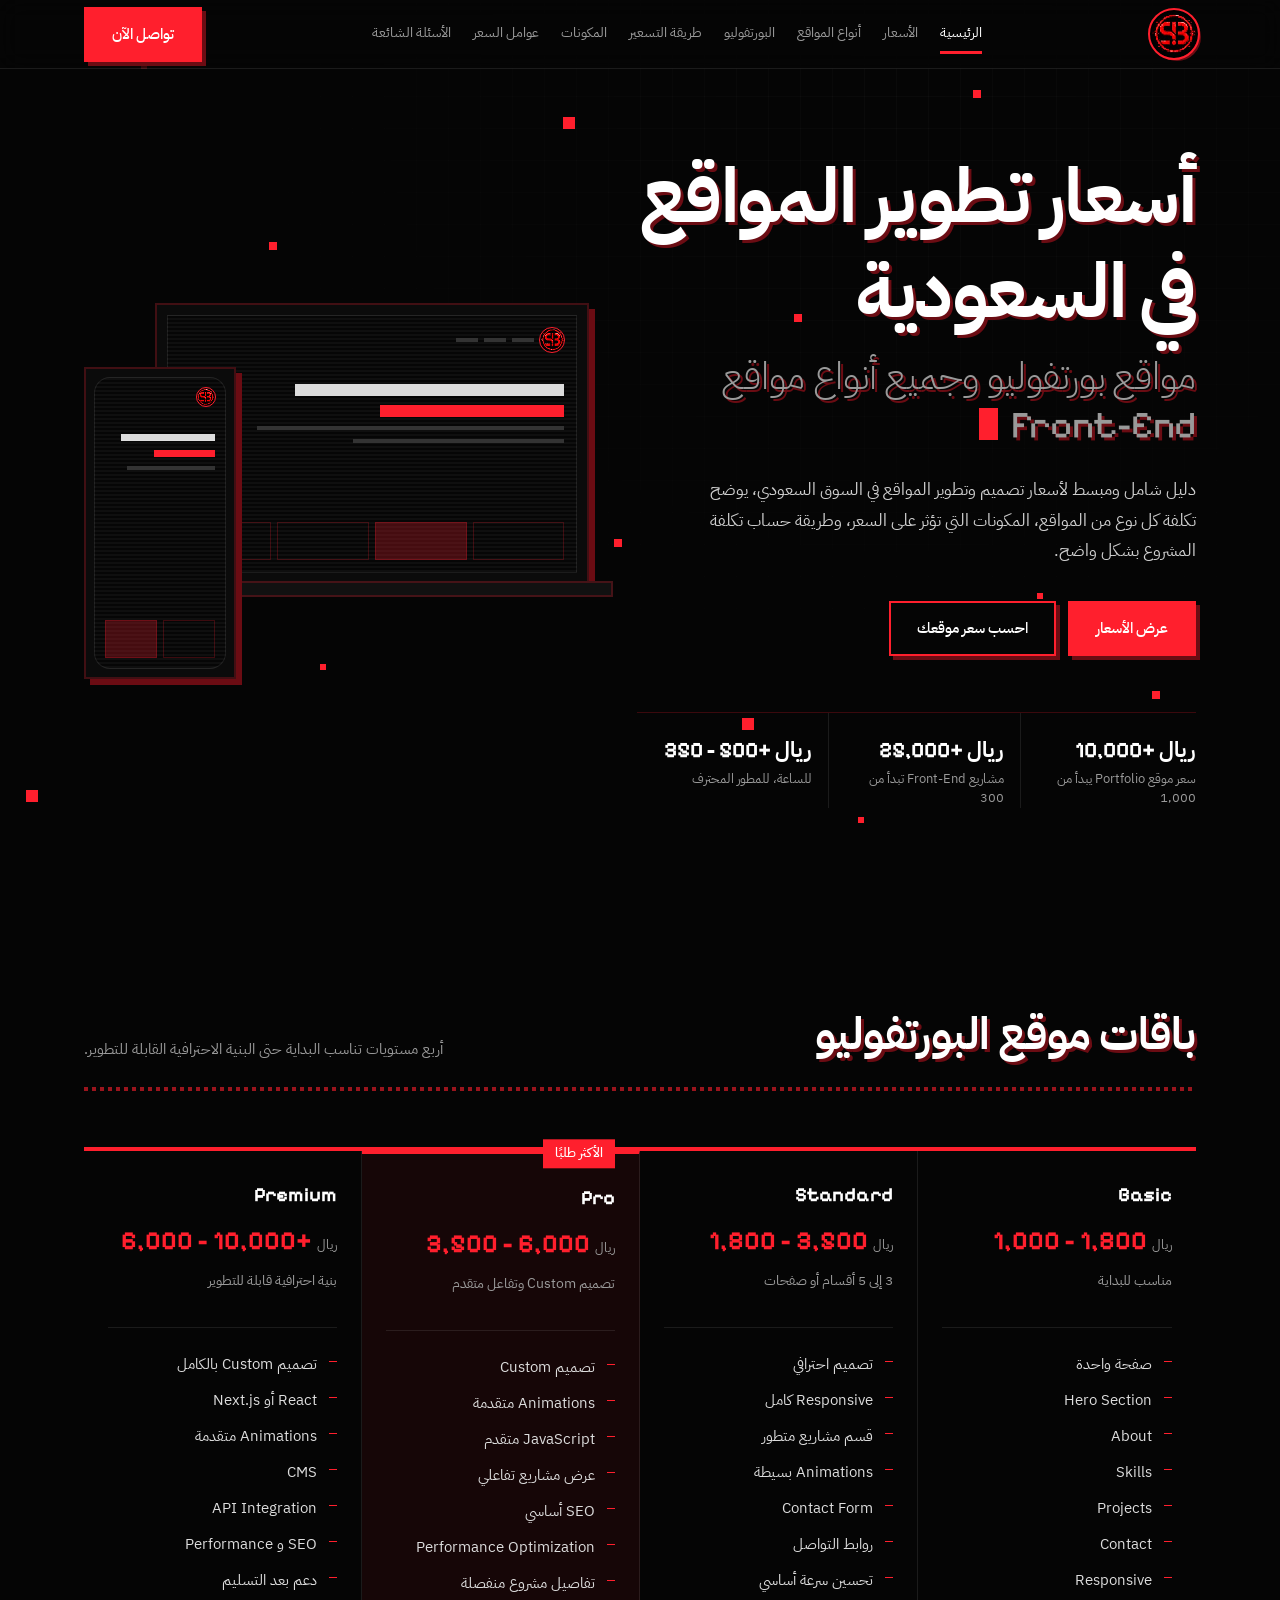
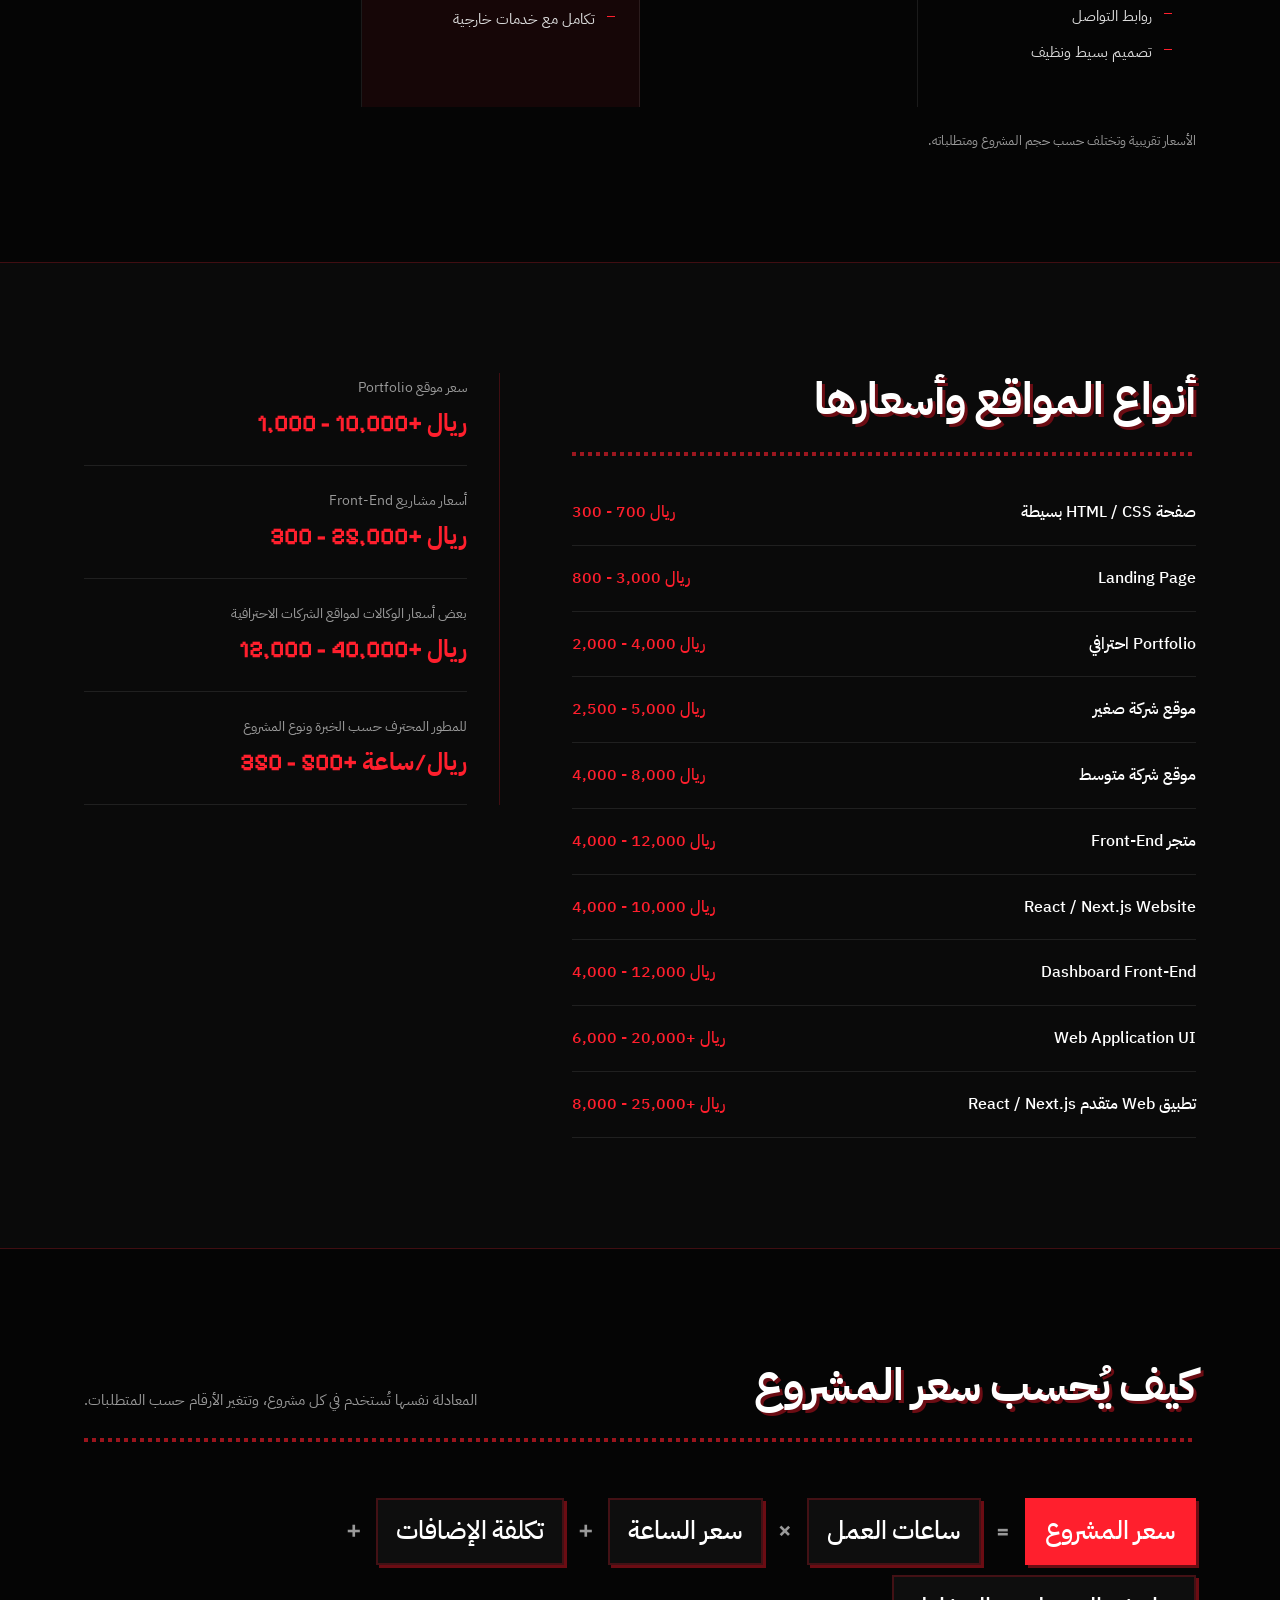
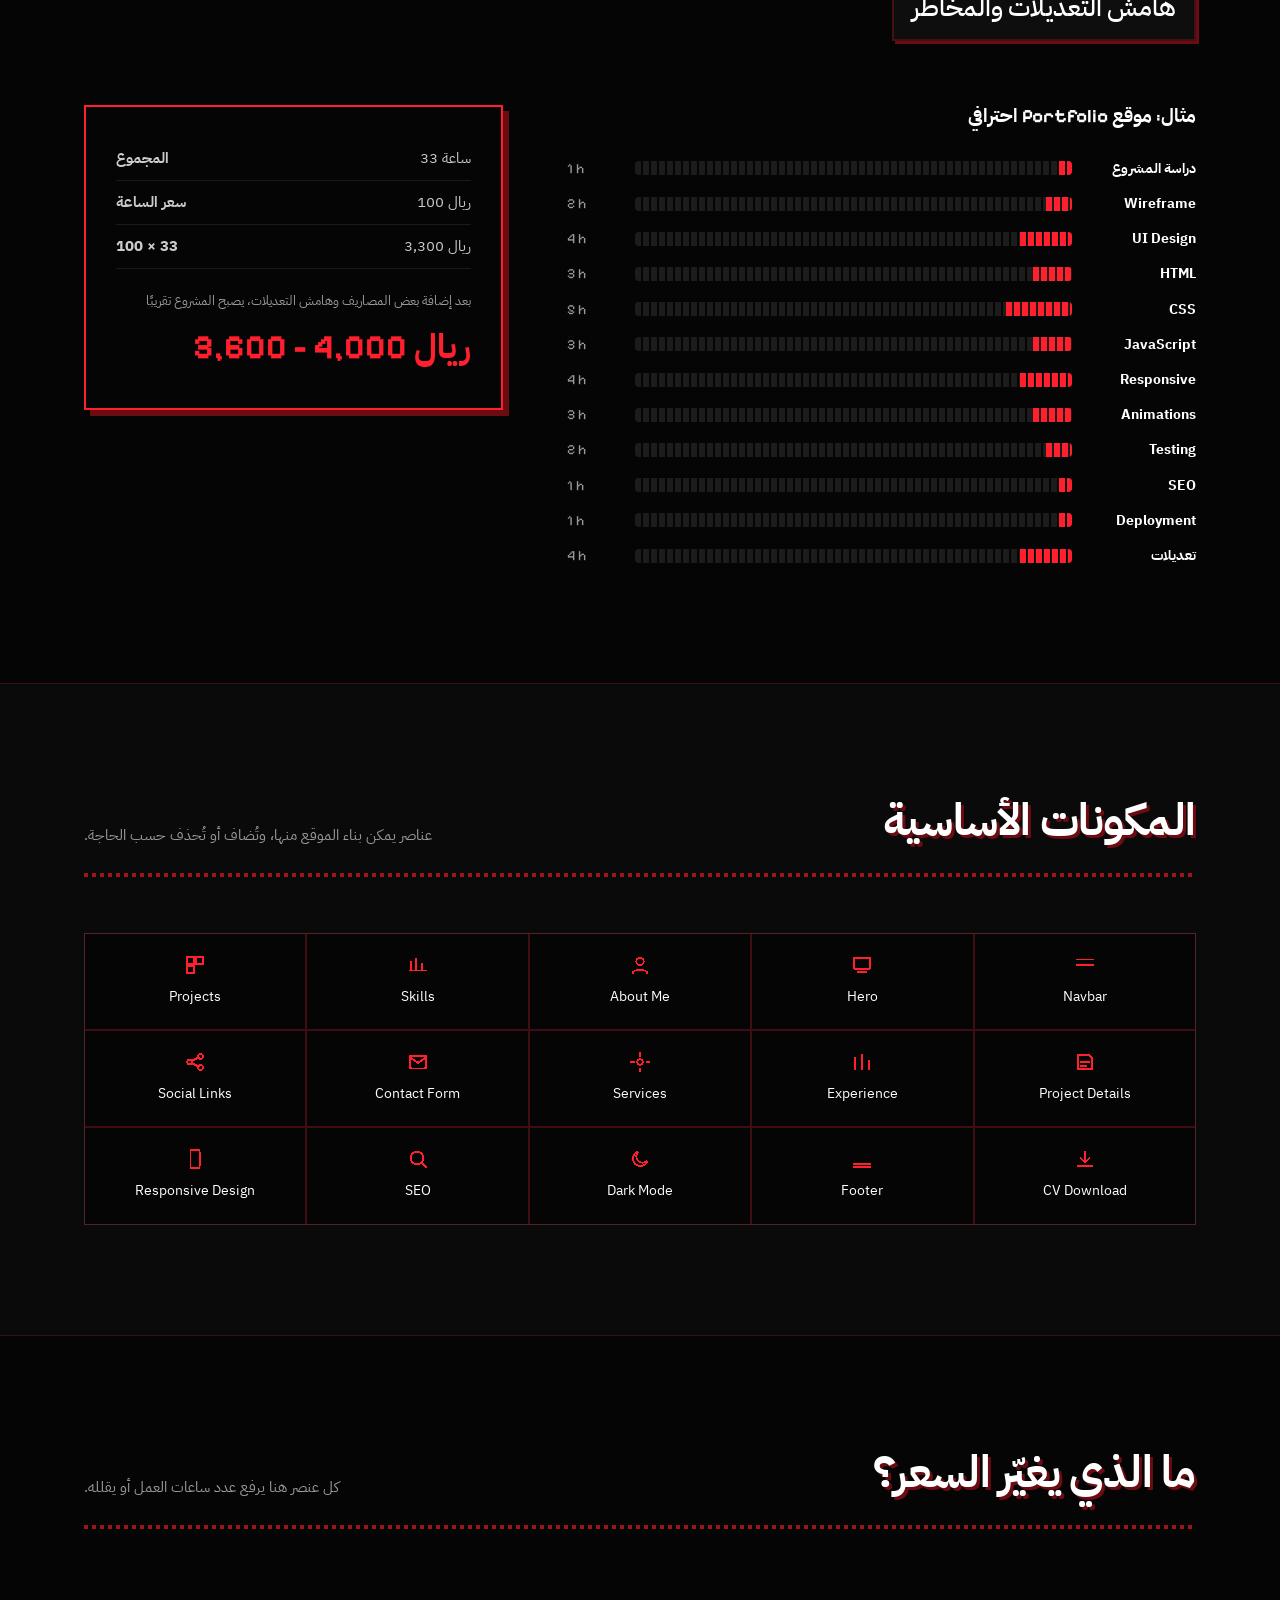
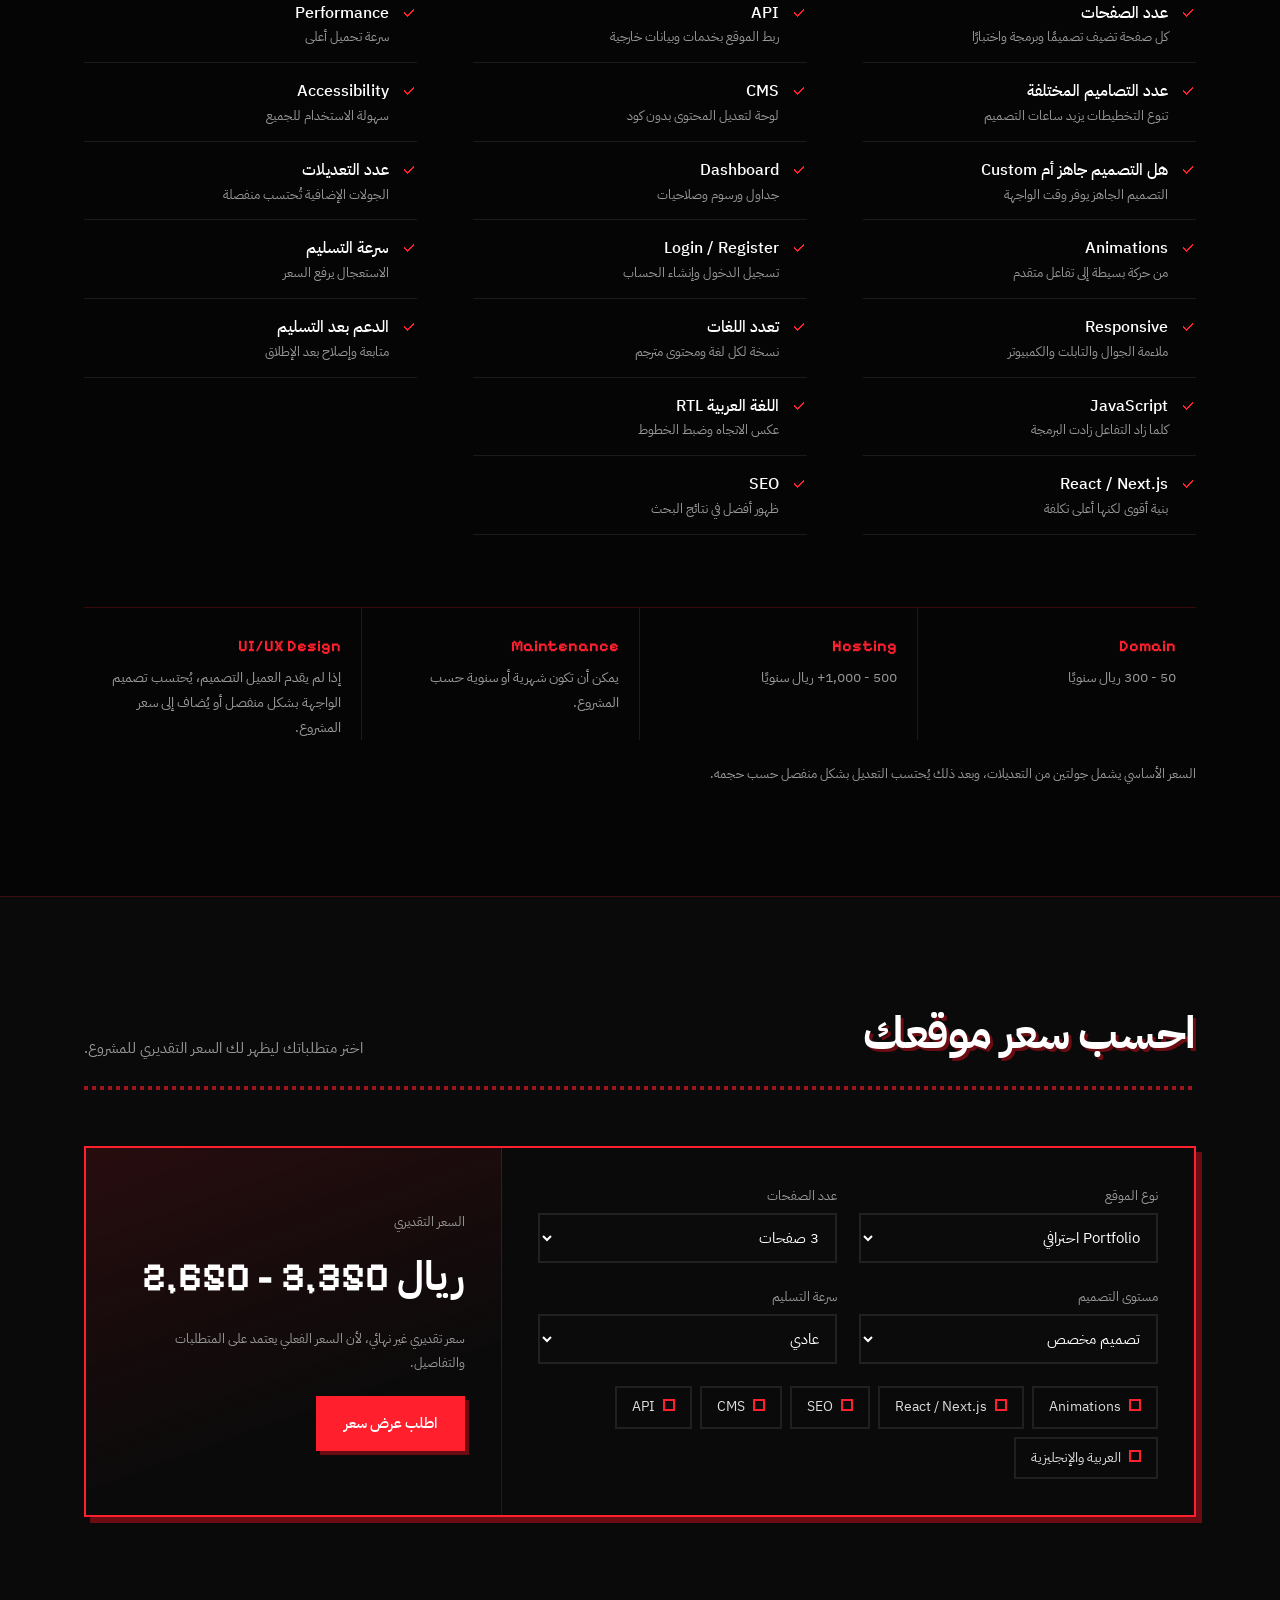
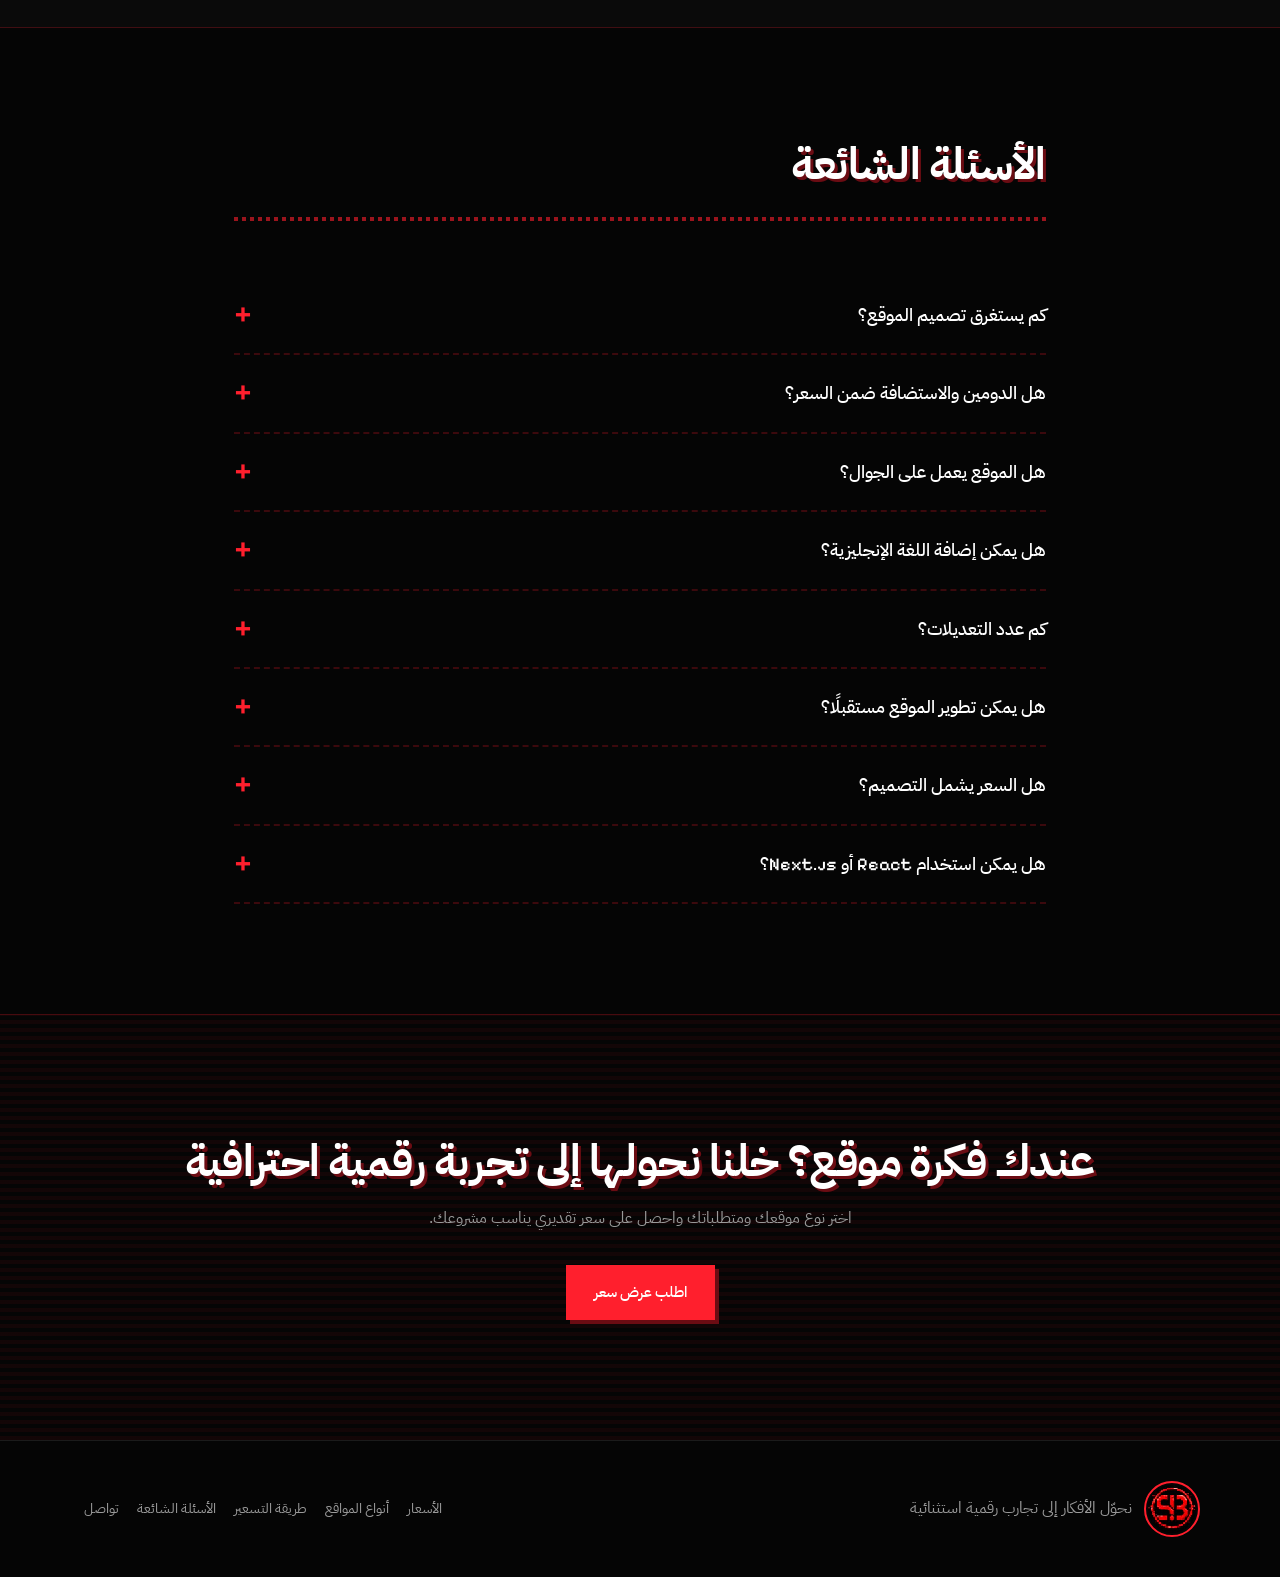
<file: SIB/web/saudi-web-pricing.html>
<!DOCTYPE html>
<html lang="ar" dir="rtl">
<head>
<meta charset="utf-8">
<meta name="viewport" content="width=device-width, initial-scale=1, viewport-fit=cover">
<title>أسعار تطوير المواقع في السعودية</title>
<meta name="description" content="دليل شامل ومبسط لأسعار تصميم وتطوير المواقع في السوق السعودي بالريال السعودي، مع حاسبة سعر تقديري.">
<link rel="preconnect" href="https://fonts.googleapis.com"><link rel="preconnect" href="https://fonts.gstatic.com" crossorigin>
<link href="https://fonts.googleapis.com/css2?family=IBM+Plex+Sans+Arabic:wght@300;400;500;700&family=Pixelify+Sans:wght@500;700&display=swap" rel="stylesheet">
<link rel="icon" href="img/logo.jpg">
<style>
:root{--bg:#050505;--red:#ff1f2d;--tx:#fff;--mu:#9a9a9a;--ln:rgba(255,31,45,.22);--ln2:rgba(255,255,255,.09);box-sizing:border-box;padding-top:env(safe-area-inset-top,0px);padding-bottom:env(safe-area-inset-bottom,0px)}
html{scroll-behavior:smooth;scroll-padding-top:84px}
*{box-sizing:border-box;margin:0}
body{background:var(--bg);color:var(--tx);font:400 16px/1.8 'IBM Plex Sans Arabic',Tajawal,system-ui,sans-serif;-webkit-font-smoothing:antialiased;overflow-x:hidden}
body:before{content:"";position:fixed;inset:0;background-image:linear-gradient(var(--ln2) 1px,transparent 1px),linear-gradient(90deg,var(--ln2) 1px,transparent 1px);background-size:64px 64px;opacity:.35;-webkit-mask-image:radial-gradient(ellipse at 70% 10%,#000,transparent 60%);mask-image:radial-gradient(ellipse at 70% 10%,#000,transparent 60%);pointer-events:none;z-index:-1}
a{color:inherit;text-decoration:none}
:focus-visible{outline:2px solid var(--red);outline-offset:3px}
.w{max-width:1160px;margin:auto;padding:0 24px}
h1,h2,h3{line-height:1.25;font-weight:700}
h2{font-size:clamp(28px,4vw,44px);letter-spacing:-.01em}
.mu{color:var(--mu)}.r{color:var(--red)}
.sec{padding:110px 0}
.head{display:flex;justify-content:space-between;align-items:end;gap:32px;flex-wrap:wrap;margin-bottom:56px;padding-bottom:24px;border-bottom:1px solid var(--ln)}
.head p{max-width:420px;color:var(--mu);font-size:15px}
.btn{display:inline-flex;align-items:center;gap:8px;padding:12px 26px;border-radius:6px;font-weight:500;border:1px solid var(--red);transition:.25s;cursor:pointer;font-family:inherit;font-size:15px;color:#fff;background:transparent}
.btn.p{background:var(--red)}
.btn.p:hover{box-shadow:0 0 28px rgba(255,31,45,.45)}
.btn:not(.p):hover{background:rgba(255,31,45,.12)}
/* nav */
nav{position:fixed;top:0;inset-inline:0;z-index:50;padding-top:env(safe-area-inset-top,0px);background:rgba(5,5,5,.6);-webkit-backdrop-filter:blur(12px);backdrop-filter:blur(12px);border-bottom:1px solid var(--ln2)}
nav .w{display:flex;align-items:center;justify-content:space-between;height:68px;gap:20px}
nav img{width:40px;height:40px;border-radius:6px;display:block}
.links{display:flex;gap:22px;font-size:14px}
.links a{color:var(--mu);padding:6px 0;border-bottom:2px solid transparent;transition:.2s}
.links a:hover{color:#fff}.links a.on{color:#fff;border-color:var(--red)}
.mb{display:none;background:none;border:1px solid var(--ln);color:#fff;border-radius:6px;padding:6px 12px;font:inherit}
/* hero */
.hero{padding:150px 0 90px}
.hero .w{display:grid;grid-template-columns:1.05fr .95fr;gap:48px;align-items:center}
.hero h1{font-size:clamp(40px,6.2vw,76px);font-weight:700;letter-spacing:-.02em}
.hero h1 span{display:block;font-weight:300;color:var(--mu);font-size:.5em;margin-top:14px;letter-spacing:0}
.hero p.d{margin:26px 0 34px;max-width:520px;color:#cfcfcf;font-size:17px}
.hero .bt{display:flex;gap:12px;flex-wrap:wrap}
.stats{display:flex;gap:0;margin-top:56px;border-top:1px solid var(--ln)}
.stats div{flex:1;padding:18px 0 0;padding-inline-end:16px}
.stats div+div{padding-inline-start:16px;border-inline-start:1px solid var(--ln2)}
.stats b{display:block;font-size:22px;font-weight:700;direction:ltr;text-align:right;white-space:nowrap}
.stats small{color:var(--mu);font-size:12.5px;line-height:1.5;display:block}
.dev{position:relative;height:400px}
.lap{position:absolute;inset-inline-start:0;top:24px;width:86%;aspect-ratio:16/10.4;border:1px solid var(--ln);border-radius:12px 12px 4px 4px;background:#0b0b0b;padding:10px;box-shadow:0 0 60px rgba(255,31,45,.12)}
.lap:after{content:"";position:absolute;bottom:-14px;left:-6%;right:-6%;height:12px;background:#111;border:1px solid var(--ln);border-radius:0 0 14px 14px}
.scr{height:100%;border-radius:6px;background:#060606;border:1px solid var(--ln2);padding:12px;display:flex;flex-direction:column;gap:9px;overflow:hidden}
.bar{display:flex;gap:6px;align-items:center}.bar i{width:14px;height:14px;background:var(--red);border-radius:3px}.bar u{height:4px;width:22px;background:#333;border-radius:2px}
.ln{height:7px;border-radius:4px;background:#ddd;width:60%}.ln.s{height:4px;background:#333;width:80%}
.mini{display:grid;grid-template-columns:repeat(4,1fr);gap:6px;margin-top:auto}.mini i{height:38px;border:1px solid var(--ln);border-radius:4px}.mini i:nth-child(2){background:rgba(255,31,45,.25)}
.ph{position:absolute;inset-inline-end:0;bottom:0;width:30%;aspect-ratio:9/18.5;border:1px solid var(--ln);border-radius:22px;background:#0b0b0b;padding:8px;box-shadow:0 0 50px rgba(255,31,45,.18)}
.ph .scr{border-radius:16px;padding:10px}
/* plans */
.plans{display:grid;grid-template-columns:repeat(4,1fr);border-top:1px solid var(--ln)}
.pl{padding:32px 24px 36px;border-inline-start:1px solid var(--ln2);position:relative;transition:background .3s}
.pl:first-child{border-inline-start:0}
.pl:hover{background:rgba(255,31,45,.04)}
.pl.hot{background:rgba(255,31,45,.07);border-top:2px solid var(--red);margin-top:-1px}
.tag{position:absolute;top:0;inset-inline-start:24px;transform:translateY(-50%);background:var(--red);color:#fff;font-size:12px;padding:2px 12px;border-radius:99px;font-weight:500}
.pl h3{font-size:20px}.pl .pr{margin:10px 0 4px;font-size:26px;font-weight:700;color:var(--red);direction:ltr;text-align:right}
.pl .pr small{font-size:13px;font-weight:400;color:var(--mu)}
.pl .fit{color:var(--mu);font-size:13.5px;min-height:44px}
.pl ul{list-style:none;padding:18px 0 0;margin-top:14px;border-top:1px solid var(--ln2);font-size:14.5px}
.pl li{padding:5px 0 5px 0;padding-inline-start:20px;position:relative;color:#ddd}
.pl li:before{content:"";position:absolute;inset-inline-start:0;top:15px;width:8px;height:1px;background:var(--red)}
.note{margin-top:22px;font-size:13px;color:var(--mu)}
/* types */
.row{display:grid;grid-template-columns:1fr auto;gap:20px;padding:18px 0;border-bottom:1px solid var(--ln2);align-items:baseline;transition:.25s}
.row:hover{padding-inline:14px;background:linear-gradient(270deg,rgba(255,31,45,.07),transparent)}
.row b{font-weight:500}.row span{color:var(--red);font-weight:500;direction:ltr;white-space:nowrap}
.cols{display:grid;grid-template-columns:1.5fr 1fr;gap:72px}
.side{border-inline-start:1px solid var(--ln);padding-inline-start:32px;align-self:start}
.side div{padding:20px 0;border-bottom:1px solid var(--ln2)}
.side div:first-child{padding-top:0}
.side strong{display:block;font-size:24px;direction:ltr;text-align:right;color:var(--red)}
.side small{color:var(--mu);font-size:13.5px}
/* formula */
.band{background:#0a0a0a;border-block:1px solid var(--ln)}
.fm{display:flex;flex-wrap:wrap;gap:10px 14px;align-items:center;font-size:clamp(17px,2.4vw,26px);margin-bottom:64px}
.fm b{padding:8px 18px;border:1px solid var(--ln);border-radius:6px;font-weight:500;background:#0e0e0e}
.fm b.h{background:var(--red);border-color:var(--red)}.fm i{font-style:normal;color:var(--mu)}
.ex{display:grid;grid-template-columns:1.2fr .8fr;gap:64px;align-items:start}
.hr{display:grid;grid-template-columns:110px 1fr 54px;gap:14px;align-items:center;font-size:14px;padding:5px 0}
.hr div{height:8px;background:#151515;border-radius:4px;overflow:hidden}
.hr em{display:block;height:100%;background:var(--red);width:0;transition:width 1.1s cubic-bezier(.2,.7,.2,1)}
.on .hr em,.hr.in em{width:var(--w)}
.hr span{color:var(--mu);direction:ltr;text-align:left}
.tot{border:1px solid var(--ln);padding:30px;border-radius:10px;box-shadow:0 0 50px rgba(255,31,45,.08)}
.tot .l{display:flex;justify-content:space-between;padding:8px 0;color:#ccc;border-bottom:1px solid var(--ln2);font-size:15px}
.tot .l span{direction:ltr}
.tot .f{margin-top:20px;font-size:13px;color:var(--mu)}.tot .f b{display:block;font-size:34px;color:var(--red);direction:ltr;text-align:right;margin-top:4px}
/* comps */
.cg{display:grid;grid-template-columns:repeat(5,1fr);gap:1px;background:var(--ln2);border:1px solid var(--ln2)}
.cg div{background:var(--bg);padding:20px 14px;font-size:14px;text-align:center;transition:.25s}
.cg div:hover{background:#0e0e0e;box-shadow:inset 0 -2px 0 var(--red)}
.cg svg{display:block;margin:0 auto 8px;width:22px;height:22px;stroke:var(--red);fill:none;stroke-width:1.6}
/* factors */
.fg{columns:3;column-gap:56px}
.fg div{break-inside:avoid;padding:14px 0;border-bottom:1px solid var(--ln2);display:flex;gap:12px;align-items:baseline}
.fg svg{flex:none;width:16px;height:16px;stroke:var(--red);fill:none;stroke-width:2;transform:translateY(3px)}
.fg b{font-weight:500}.fg small{display:block;color:var(--mu);font-size:13px;line-height:1.6}
.extra{display:grid;grid-template-columns:repeat(4,1fr);margin-top:72px;border-top:1px solid var(--ln)}
.extra div{padding:24px 20px 0}.extra div+div{border-inline-start:1px solid var(--ln2)}
.extra b{display:block;color:var(--red)}.extra p{font-size:14px;color:var(--mu);margin-top:4px}
/* calc */
.calc{display:grid;grid-template-columns:1.25fr .75fr;gap:0;border:1px solid var(--ln);border-radius:12px;overflow:hidden}
.cf{padding:36px;display:grid;grid-template-columns:1fr 1fr;gap:22px}
label{display:block;font-size:13px;color:var(--mu);margin-bottom:6px}
select{width:100%;background:#0b0b0b;color:#fff;border:1px solid var(--ln2);border-radius:6px;padding:11px 12px;font:inherit;font-size:14.5px;transition:.2s}
select:hover,select:focus{border-color:var(--red);outline:0}
.tg{grid-column:1/-1;display:flex;flex-wrap:wrap;gap:8px}
.tg label{margin:0;color:#ddd;cursor:pointer}
.tg input{position:absolute;opacity:0}
.tg span{display:block;padding:7px 15px;border:1px solid var(--ln2);border-radius:99px;font-size:13.5px;transition:.2s}
.tg input:checked+span{background:var(--red);border-color:var(--red)}
.tg input:focus-visible+span{outline:2px solid #fff}
.out{padding:36px;background:linear-gradient(160deg,rgba(255,31,45,.12),#0a0a0a 70%);display:flex;flex-direction:column;justify-content:center;border-inline-start:1px solid var(--ln)}
.out small{color:var(--mu)}.out b{font-size:clamp(28px,3.4vw,40px);direction:ltr;text-align:right;display:block;margin:6px 0 14px;transition:.3s}
.out p{font-size:13px;color:var(--mu);margin-bottom:22px}
/* faq */
details{border-bottom:1px solid var(--ln2)}
summary{list-style:none;cursor:pointer;padding:22px 0;font-size:18px;display:flex;justify-content:space-between;gap:20px;font-weight:500}
summary::-webkit-details-marker{display:none}
summary:after{content:"+";color:var(--red);font-size:26px;line-height:1;transition:transform .3s}
details[open] summary:after{transform:rotate(45deg)}
details .a{display:grid;grid-template-rows:0fr;transition:grid-template-rows .35s}
details[open] .a{grid-template-rows:1fr}
.a p{overflow:hidden;color:var(--mu);max-width:720px}.a p:last-child{padding-bottom:22px}
.faq{max-width:860px}
/* cta+footer */
.cta{text-align:center;padding:120px 0;border-top:1px solid var(--ln);background:radial-gradient(ellipse at 50% 100%,rgba(255,31,45,.15),transparent 65%)}
.cta h2{margin-bottom:14px}.cta p{color:var(--mu);margin-bottom:32px}
footer{border-top:1px solid var(--ln2);padding:44px 0}
footer .w{display:flex;justify-content:space-between;gap:28px;flex-wrap:wrap;align-items:center}
footer img{width:44px;border-radius:6px}
footer .f1{display:flex;gap:16px;align-items:center;color:var(--mu)}
footer nav2{display:flex;gap:18px;font-size:14px;color:var(--mu);flex-wrap:wrap}
.rv{opacity:0;transform:translateY(18px);transition:opacity .7s,transform .7s}.rv.in{opacity:1;transform:none}
@media(max-width:980px){
.links{display:none;position:absolute;top:100%;inset-inline:0;flex-direction:column;background:#050505;padding:12px 24px 20px;border-bottom:1px solid var(--ln)}
.links.o{display:flex}.mb{display:block}nav .btn{display:none}
.hero .w,.cols,.ex,.calc{grid-template-columns:1fr;gap:40px}
.dev{height:340px}.plans{grid-template-columns:1fr 1fr}.pl:nth-child(3){border-inline-start:0}.pl{border-bottom:1px solid var(--ln2)}
.cg{grid-template-columns:repeat(3,1fr)}.fg{columns:2}.extra{grid-template-columns:1fr 1fr}.side{border:0;padding:0}
.out{border-inline-start:0;border-top:1px solid var(--ln)}}
@media(max-width:600px){.sec{padding:72px 0}.plans,.extra,.cf{grid-template-columns:1fr}.pl{border-inline-start:0}.fg{columns:1}.cg{grid-template-columns:repeat(2,1fr)}.stats{flex-wrap:wrap}.stats div{flex:1 1 45%}.cf{padding:22px}.hr{grid-template-columns:90px 1fr 48px}.extra div+div{border-inline-start:0}.dev{height:300px}}
@media(prefers-reduced-motion:reduce){*{transition:none!important;scroll-behavior:auto!important}.rv{opacity:1;transform:none}}

/* ===== PIXEL THEME ===== */
:root{--dk:#6b0c13}
body:before{background-size:32px 32px;opacity:.28}
h1,h2,h3,.pr,.stats b,.btn,.fm,.out b,.tot .f b,.side strong,summary,.tag,.links a,.extra b,.hr span{font-family:'Pixelify Sans','IBM Plex Sans Arabic',sans-serif}
h1,h2{text-shadow:3px 3px 0 var(--dk)}
img{image-rendering:pixelated}
.lg{width:18px;height:18px;display:block}.lap .lg{width:24px;height:24px}
nav img,footer img{border-radius:0;outline:2px solid var(--red)}
.head{border:0;padding-bottom:28px;background:repeating-linear-gradient(90deg,rgba(255,31,45,.6) 0 4px,transparent 4px 8px) bottom/100% 4px no-repeat}
.plans,.extra,.stats,.side{border-image:none}
.plans{border-top:4px solid var(--red)}
.btn,.tag,select,.tg span,.tot,.calc,.fm b,.lap,.ph,.scr,.lap:after,.mini i,.mb,.ln,.bar u{border-radius:0}
.btn{border-width:2px;box-shadow:4px 4px 0 var(--dk);transition:transform .15s steps(2),box-shadow .15s steps(2),background .15s steps(2)}
.btn:hover,.btn.p:hover{transform:translate(2px,2px);box-shadow:2px 2px 0 var(--dk)}
.btn:active{transform:translate(4px,4px);box-shadow:0 0 0 var(--dk)}
.btn.p:hover{box-shadow:2px 2px 0 var(--dk)}
.links a{border-bottom-width:3px}
.lap,.ph{border-width:2px;box-shadow:6px 6px 0 var(--dk)}
.lap:after{border-width:2px}
.scr{background-image:repeating-linear-gradient(0deg,rgba(255,255,255,.035) 0 2px,transparent 2px 4px)}
.fm b{border-width:2px;box-shadow:3px 3px 0 var(--dk)}
.tot,.calc{border:2px solid var(--red);box-shadow:6px 6px 0 var(--dk)}
.pl{transition:none}.pl.hot{border-top:4px solid var(--red)}
.tag{top:0;font-size:13px;padding:3px 12px}
.row:hover{background:rgba(255,31,45,.1);box-shadow:inset -4px 0 0 var(--red)}
.row{transition:none}
.hr div{height:14px;background:repeating-linear-gradient(90deg,#1c1c1c 0 6px,transparent 6px 8px)}
.hr em{background:repeating-linear-gradient(90deg,var(--red) 0 6px,transparent 6px 8px);transition:width 1.2s steps(14)}
.cg{gap:2px;background:var(--ln)}
.cg div{transition:none}.cg div:hover{background:#140506;box-shadow:inset 0 -4px 0 var(--red)}
.cg svg,.fg svg{shape-rendering:crispEdges;stroke-linecap:square;stroke-linejoin:miter;stroke-width:2}
select{border-width:2px}
.tg span{border-width:2px;transition:none}
.tg input:checked+span{box-shadow:3px 3px 0 var(--dk)}
.tg span:before{content:"";display:inline-block;width:8px;height:8px;border:2px solid var(--red);margin-inline-end:8px}
.tg input:checked+span:before{background:#fff;border-color:#fff}
.out b{transition:none}
details{border-bottom:2px dashed var(--ln)}
summary:after{content:"+";font-family:'Pixelify Sans';font-size:30px;transition:transform .25s steps(3)}
details .a{transition:grid-template-rows .3s steps(4)}
.rv{transition:opacity .5s steps(5),transform .5s steps(5)}
.hero{position:relative;overflow:hidden}.hero .w{position:relative;z-index:1}
.hero h1 span:after{content:"";display:inline-block;width:.5em;height:.85em;background:var(--red);margin-inline-start:.35em;vertical-align:-.1em;animation:bl 1s steps(1) infinite}
.sq{position:absolute;background:var(--red);animation:tw 3s steps(3) infinite;pointer-events:none}
@keyframes bl{50%{opacity:0}}@keyframes tw{0%,100%{opacity:.08}50%{opacity:.45}}
.cta{background:repeating-linear-gradient(0deg,rgba(255,31,45,.06) 0 4px,transparent 4px 8px)}
@media(prefers-reduced-motion:reduce){.sq,.hero h1 span:after{animation:none}}

/* round logo */
nav img,footer img,.lg{border-radius:50%;object-fit:cover;aspect-ratio:1;object-view-box:inset(12%);background:#000}
nav img{width:44px;height:44px;outline:2px solid var(--red);outline-offset:2px;box-shadow:0 0 0 2px #000,3px 3px 0 2px var(--dk)}
footer img{width:48px;height:48px;outline:2px solid var(--red);outline-offset:2px}
.lg{outline:1px solid var(--red)}
</style>
</head>
<body>
<nav><div class="w">
<a href="#home" aria-label="الرئيسية"><img src="[data-uri]" alt="الشعار"></a>
<div class="links" id="lk">
<a href="#home">الرئيسية</a><a href="#prices">الأسعار</a><a href="#types">أنواع المواقع</a><a href="#portfolio">البورتفوليو</a><a href="#method">طريقة التسعير</a><a href="#components">المكونات</a><a href="#factors">عوامل السعر</a><a href="#faq">الأسئلة الشائعة</a>
</div>
<a class="btn p" href="#contact">تواصل الآن</a>
<button class="mb" id="mb" aria-label="القائمة">القائمة</button>
</div></nav>

<header class="hero" id="home"><div class="w">
<div>
<h1>أسعار تطوير المواقع في السعودية<span>مواقع بورتفوليو وجميع أنواع مواقع Front-End</span></h1>
<p class="d">دليل شامل ومبسط لأسعار تصميم وتطوير المواقع في السوق السعودي، يوضح تكلفة كل نوع من المواقع، المكونات التي تؤثر على السعر، وطريقة حساب تكلفة المشروع بشكل واضح.</p>
<div class="bt"><a class="btn p" href="#prices">عرض الأسعار</a><a class="btn" href="#calc">احسب سعر موقعك</a></div>
<div class="stats">
<div><b><span data-c="10000">10,000</span>+ ريال</b><small>سعر موقع Portfolio يبدأ من 1,000</small></div>
<div><b><span data-c="25000">25,000</span>+ ريال</b><small>مشاريع Front-End تبدأ من 300</small></div>
<div><b>350 - 500+ ريال</b><small>للساعة، للمطور المحترف</small></div>
</div></div>
<div class="dev" aria-hidden="true">
<div class="lap"><div class="scr"><div class="bar"><img data-logo alt="" class="lg"><u></u><u></u><u></u></div><div style="height:14px"></div><div class="ln" style="width:70%;height:12px"></div><div class="ln" style="width:48%;height:12px;background:var(--red)"></div><div class="ln s"></div><div class="ln s" style="width:55%"></div><div class="mini"><i></i><i></i><i></i><i></i></div></div></div>
<div class="ph"><div class="scr"><div class="bar"><img data-logo alt="" class="lg"></div><div style="height:10px"></div><div class="ln" style="width:85%"></div><div class="ln" style="width:55%;background:var(--red)"></div><div class="ln s"></div><div class="mini" style="grid-template-columns:1fr 1fr"><i></i><i></i></div></div></div>
</div></div></header>

<section class="sec" id="prices"><div class="w">
<div class="head rv"><h2>باقات موقع البورتفوليو</h2><p>أربع مستويات تناسب البداية حتى البنية الاحترافية القابلة للتطوير.</p></div>
<div class="plans rv">
<div class="pl"><h3>Basic</h3><div class="pr">1,000 - 1,800 <small>ريال</small></div><p class="fit">مناسب للبداية</p><ul><li>صفحة واحدة</li><li>Hero Section</li><li>About</li><li>Skills</li><li>Projects</li><li>Contact</li><li>Responsive</li><li>روابط التواصل</li><li>تصميم بسيط ونظيف</li></ul></div>
<div class="pl"><h3>Standard</h3><div class="pr">1,800 - 3,500 <small>ريال</small></div><p class="fit">3 إلى 5 أقسام أو صفحات</p><ul><li>تصميم احترافي</li><li>Responsive كامل</li><li>قسم مشاريع متطور</li><li>Animations بسيطة</li><li>Contact Form</li><li>روابط التواصل</li><li>تحسين سرعة أساسي</li></ul></div>
<div class="pl hot"><span class="tag">الأكثر طلبًا</span><h3>Pro</h3><div class="pr">3,500 - 6,000 <small>ريال</small></div><p class="fit">تصميم Custom وتفاعل متقدم</p><ul><li>تصميم Custom</li><li>Animations متقدمة</li><li>JavaScript متقدم</li><li>عرض مشاريع تفاعلي</li><li>SEO أساسي</li><li>Performance Optimization</li><li>تفاصيل مشروع منفصلة</li><li>تكامل مع خدمات خارجية</li></ul></div>
<div class="pl"><h3>Premium</h3><div class="pr">6,000 - 10,000+ <small>ريال</small></div><p class="fit">بنية احترافية قابلة للتطوير</p><ul><li>تصميم Custom بالكامل</li><li>React أو Next.js</li><li>Animations متقدمة</li><li>CMS</li><li>API Integration</li><li>SEO و Performance</li><li>دعم بعد التسليم</li></ul></div>
</div>
<p class="note">الأسعار تقريبية وتختلف حسب حجم المشروع ومتطلباته.</p>
</div></section>

<section class="sec band" id="types"><div class="w cols">
<div><div class="head rv" style="margin-bottom:24px"><h2>أنواع المواقع وأسعارها</h2></div>
<div class="rv">
<div class="row"><b>صفحة HTML / CSS بسيطة</b><span>300 - 700 ريال</span></div>
<div class="row"><b>Landing Page</b><span>800 - 3,000 ريال</span></div>
<div class="row"><b>Portfolio احترافي</b><span>2,000 - 4,000 ريال</span></div>
<div class="row"><b>موقع شركة صغير</b><span>2,500 - 5,000 ريال</span></div>
<div class="row"><b>موقع شركة متوسط</b><span>4,000 - 8,000 ريال</span></div>
<div class="row"><b>متجر Front-End</b><span>4,000 - 12,000 ريال</span></div>
<div class="row"><b>React / Next.js Website</b><span>4,000 - 10,000 ريال</span></div>
<div class="row"><b>Dashboard Front-End</b><span>4,000 - 12,000 ريال</span></div>
<div class="row"><b>Web Application UI</b><span>6,000 - 20,000+ ريال</span></div>
<div class="row"><b>تطبيق Web متقدم React / Next.js</b><span>8,000 - 25,000+ ريال</span></div>
</div></div>
<aside class="side rv" id="portfolio">
<div><small>سعر موقع Portfolio</small><strong>1,000 - 10,000+ ريال</strong></div>
<div><small>أسعار مشاريع Front-End</small><strong>300 - 25,000+ ريال</strong></div>
<div><small>بعض أسعار الوكالات لمواقع الشركات الاحترافية</small><strong>12,000 - 40,000+ ريال</strong></div>
<div><small>للمطور المحترف حسب الخبرة ونوع المشروع</small><strong>350 - 500+ ريال/ساعة</strong></div>
</aside>
</div></section>

<section class="sec" id="method"><div class="w">
<div class="head rv"><h2>كيف يُحسب سعر المشروع</h2><p>المعادلة نفسها تُستخدم في كل مشروع، وتتغير الأرقام حسب المتطلبات.</p></div>
<div class="fm rv"><b class="h">سعر المشروع</b><i>=</i><b>ساعات العمل</b><i>×</i><b>سعر الساعة</b><i>+</i><b>تكلفة الإضافات</b><i>+</i><b>هامش التعديلات والمخاطر</b></div>
<div class="ex" id="ex">
<div class="rv"><h3 style="margin-bottom:22px">مثال: موقع Portfolio احترافي</h3>
<div class="hr" style="--w:3%"><b>دراسة المشروع</b><div><em></em></div><span>1 h</span></div>
<div class="hr" style="--w:6%"><b>Wireframe</b><div><em></em></div><span>2 h</span></div>
<div class="hr" style="--w:12%"><b>UI Design</b><div><em></em></div><span>4 h</span></div>
<div class="hr" style="--w:9%"><b>HTML</b><div><em></em></div><span>3 h</span></div>
<div class="hr" style="--w:15%"><b>CSS</b><div><em></em></div><span>5 h</span></div>
<div class="hr" style="--w:9%"><b>JavaScript</b><div><em></em></div><span>3 h</span></div>
<div class="hr" style="--w:12%"><b>Responsive</b><div><em></em></div><span>4 h</span></div>
<div class="hr" style="--w:9%"><b>Animations</b><div><em></em></div><span>3 h</span></div>
<div class="hr" style="--w:6%"><b>Testing</b><div><em></em></div><span>2 h</span></div>
<div class="hr" style="--w:3%"><b>SEO</b><div><em></em></div><span>1 h</span></div>
<div class="hr" style="--w:3%"><b>Deployment</b><div><em></em></div><span>1 h</span></div>
<div class="hr" style="--w:12%"><b>تعديلات</b><div><em></em></div><span>4 h</span></div>
</div>
<div class="tot rv"><div class="l"><span>33 ساعة</span><b>المجموع</b></div><div class="l"><span>100 ريال</span><b>سعر الساعة</b></div><div class="l"><span>3,300 ريال</span><b>33 × 100</b></div>
<div class="f">بعد إضافة بعض المصاريف وهامش التعديلات، يصبح المشروع تقريبًا<b>3,600 - 4,000 ريال</b></div></div>
</div></div></section>

<section class="sec band" id="components"><div class="w">
<div class="head rv"><h2>المكونات الأساسية</h2><p>عناصر يمكن بناء الموقع منها، وتُضاف أو تُحذف حسب الحاجة.</p></div>
<div class="cg rv" id="cg"></div>
</div></section>

<section class="sec" id="factors"><div class="w">
<div class="head rv"><h2>ما الذي يغيّر السعر؟</h2><p>كل عنصر هنا يرفع عدد ساعات العمل أو يقلله.</p></div>
<div class="fg rv" id="fg"></div>
<div class="extra rv">
<div><b>Domain</b><p>50 - 300 ريال سنويًا</p></div>
<div><b>Hosting</b><p>500 - 1,000+ ريال سنويًا</p></div>
<div><b>Maintenance</b><p>يمكن أن تكون شهرية أو سنوية حسب المشروع.</p></div>
<div><b>UI/UX Design</b><p>إذا لم يقدم العميل التصميم، يُحتسب تصميم الواجهة بشكل منفصل أو يُضاف إلى سعر المشروع.</p></div>
</div>
<p class="note">السعر الأساسي يشمل جولتين من التعديلات، وبعد ذلك يُحتسب التعديل بشكل منفصل حسب حجمه.</p>
</div></section>

<section class="sec band" id="calc"><div class="w">
<div class="head rv"><h2>احسب سعر موقعك</h2><p>اختر متطلباتك ليظهر لك السعر التقديري للمشروع.</p></div>
<div class="calc rv">
<div class="cf">
<div><label for="t">نوع الموقع</label><select id="t"></select></div>
<div><label for="p">عدد الصفحات</label><select id="p"><option value="1">صفحة واحدة</option><option value="3" selected>3 صفحات</option><option value="5">5 صفحات</option><option value="8">8 صفحات</option><option value="12">12 صفحة أو أكثر</option></select></div>
<div><label for="d">مستوى التصميم</label><select id="d"><option value=".8">تصميم جاهز</option><option value="1" selected>تصميم مخصص</option><option value="1.25">تصميم مخصص بالكامل</option></select></div>
<div><label for="s">سرعة التسليم</label><select id="s"><option value="1">عادي</option><option value="1.25">سريع</option></select></div>
<div class="tg" id="tg"></div>
</div>
<div class="out" aria-live="polite"><small>السعر التقديري</small><b id="res">—</b><p>سعر تقديري غير نهائي، لأن السعر الفعلي يعتمد على المتطلبات والتفاصيل.</p><a class="btn p" href="#contact" style="align-self:flex-start">اطلب عرض سعر</a></div>
</div></div></section>

<section class="sec" id="faq"><div class="w faq">
<div class="head rv"><h2>الأسئلة الشائعة</h2></div>
<div class="rv" id="fq"></div>
</div></section>

<section class="cta" id="contact"><div class="w rv">
<h2>عندك فكرة موقع؟ خلنا نحولها إلى تجربة رقمية احترافية</h2>
<p>اختر نوع موقعك ومتطلباتك واحصل على سعر تقديري يناسب مشروعك.</p>
<a class="btn p" href="#calc">اطلب عرض سعر</a>
</div></section>

<footer><div class="w">
<div class="f1"><img src="[data-uri]" alt="الشعار"><span>نحوّل الأفكار إلى تجارب رقمية استثنائية</span></div>
<div style="display:flex;gap:18px;flex-wrap:wrap;font-size:14px;color:var(--mu)"><a href="#prices">الأسعار</a><a href="#types">أنواع المواقع</a><a href="#method">طريقة التسعير</a><a href="#faq">الأسئلة الشائعة</a><a href="#contact">تواصل</a></div>
</div></footer>

<script>
const $=s=>document.querySelector(s),fmt=n=>n.toLocaleString('en-US');
const ic=p=>`<svg viewBox="0 0 24 24" aria-hidden="true">${p}</svg>`;
const comp=['Navbar','Hero','About Me','Skills','Projects','Project Details','Experience','Services','Contact Form','Social Links','CV Download','Footer','Dark Mode','SEO','Responsive Design'];
const paths=['<path d="M3 6h18M3 12h18"/>','<rect x="3" y="4" width="18" height="12" rx="1"/><path d="M8 20h8"/>','<circle cx="12" cy="8" r="4"/><path d="M4 21c1-5 15-5 16 0"/>','<path d="M4 18V9M10 18V5M16 18v-7M21 18H3"/>','<rect x="3" y="3" width="8" height="8"/><rect x="13" y="3" width="8" height="8"/><rect x="3" y="13" width="8" height="8"/>','<path d="M4 4h12l4 4v12H4zM8 12h8M8 16h5"/>','<path d="M4 20V8M12 20V4M20 20v-9"/>','<circle cx="12" cy="12" r="3"/><path d="M12 2v3M12 19v3M2 12h3M19 12h3"/>','<rect x="3" y="5" width="18" height="14" rx="2"/><path d="M3 7l9 6 9-6"/>','<circle cx="6" cy="12" r="2.5"/><circle cx="18" cy="6" r="2.5"/><circle cx="18" cy="18" r="2.5"/><path d="M8 11l8-4M8 13l8 4"/>','<path d="M12 4v11M7 11l5 5 5-5M4 20h16"/>','<path d="M3 17h18M3 21h18"/>','<path d="M20 14A8 8 0 1110 4a7 7 0 0010 10z"/>','<circle cx="11" cy="11" r="7"/><path d="M21 21l-5-5"/>','<rect x="7" y="2" width="10" height="20" rx="2"/>'];
$('#cg').innerHTML=comp.map((c,i)=>`<div>${ic(paths[i])}${c}</div>`).join('');
const fac=[['عدد الصفحات','كل صفحة تضيف تصميمًا وبرمجة واختبارًا'],['عدد التصاميم المختلفة','تنوع التخطيطات يزيد ساعات التصميم'],['هل التصميم جاهز أم Custom','التصميم الجاهز يوفر وقت الواجهة'],['Animations','من حركة بسيطة إلى تفاعل متقدم'],['Responsive','ملاءمة الجوال والتابلت والكمبيوتر'],['JavaScript','كلما زاد التفاعل زادت البرمجة'],['React / Next.js','بنية أقوى لكنها أعلى تكلفة'],['API','ربط الموقع بخدمات وبيانات خارجية'],['CMS','لوحة لتعديل المحتوى بدون كود'],['Dashboard','جداول ورسوم وصلاحيات'],['Login / Register','تسجيل الدخول وإنشاء الحساب'],['تعدد اللغات','نسخة لكل لغة ومحتوى مترجم'],['اللغة العربية RTL','عكس الاتجاه وضبط الخطوط'],['SEO','ظهور أفضل في نتائج البحث'],['Performance','سرعة تحميل أعلى'],['Accessibility','سهولة الاستخدام للجميع'],['عدد التعديلات','الجولات الإضافية تُحتسب منفصلة'],['سرعة التسليم','الاستعجال يرفع السعر'],['الدعم بعد التسليم','متابعة وإصلاح بعد الإطلاق']];
$('#fg').innerHTML=fac.map(f=>`<div>${ic('<path d="M5 12l5 5 9-10"/>')}<span><b>${f[0]}</b><small>${f[1]}</small></span></div>`).join('');
const faq=[['كم يستغرق تصميم الموقع؟','يعتمد على حجم المشروع: صفحة بسيطة تأخذ أيامًا قليلة، وموقع Portfolio احترافي نحو 33 ساعة عمل، والمشاريع الكبيرة أسابيع.'],['هل الدومين والاستضافة ضمن السعر؟','غالبًا لا. الدومين من 50 إلى 300 ريال سنويًا، والاستضافة من 500 إلى 1,000+ ريال سنويًا، ويمكن إضافتهما حسب الاتفاق.'],['هل الموقع يعمل على الجوال؟','نعم، كل المواقع Responsive وتعمل على الجوال والتابلت والكمبيوتر.'],['هل يمكن إضافة اللغة الإنجليزية؟','نعم، تضاف كنسخة ثانية من الموقع، وتؤثر على السعر حسب عدد الصفحات.'],['كم عدد التعديلات؟','السعر الأساسي يشمل جولتين من التعديلات، وبعدها يُحتسب التعديل حسب حجمه.'],['هل يمكن تطوير الموقع مستقبلًا؟','نعم، الباقات المتقدمة مبنية بهيكل منظم يسمح بإضافة صفحات وميزات لاحقًا.'],['هل السعر يشمل التصميم؟','إذا لم يقدم العميل التصميم، يُحتسب تصميم الواجهة بشكل منفصل أو يُضاف إلى سعر المشروع.'],['هل يمكن استخدام React أو Next.js؟','نعم، وتبدأ مشاريع React / Next.js من 4,000 ريال حسب المتطلبات.']];
$('#fq').innerHTML=faq.map(f=>`<details><summary>${f[0]}</summary><div class="a"><p>${f[1]}</p></div></details>`).join('');
/* calculator */
const types=[['Landing Page',800,3000],['Portfolio احترافي',2000,4000],['موقع شركة صغير',2500,5000],['موقع شركة متوسط',4000,8000],['متجر Front-End',4000,12000],['React / Next.js Website',4000,10000],['Dashboard Front-End',4000,12000],['Web Application UI',6000,20000]];
$('#t').innerHTML=types.map((t,i)=>`<option value="${i}" ${i==1?'selected':''}>${t[0]}</option>`).join('');
const adds=[['Animations',400],['React / Next.js',800],['SEO',300],['CMS',1200],['API',1500],['العربية والإنجليزية',700]];
$('#tg').innerHTML=adds.map((a,i)=>`<label><input type="checkbox" value="${a[1]}"><span>${a[0]}</span></label>`).join('');
let cur=0;
function calc(){const t=types[$('#t').value],pg=+$('#p').value;
let m=(t[1]+t[2])/2+(pg-3)*120;
m*=$('#d').value*$('#s').value;
document.querySelectorAll('#tg input:checked').forEach(c=>m+=+c.value);
m=Math.max(m,300);const lo=Math.round(m*.88/50)*50,hi=Math.round(m*1.12/50)*50;
$('#res').textContent=fmt(lo)+' - '+fmt(hi)+' ريال'}
document.querySelectorAll('.cf select,.cf input').forEach(e=>e.addEventListener('input',calc));calc();
/* nav */
$('#mb').onclick=()=>$('#lk').classList.toggle('o');
$('#lk').onclick=()=>$('#lk').classList.remove('o');
const secs=[...document.querySelectorAll('.links a')].map(a=>[a,$(a.getAttribute('href'))]);
const so=new IntersectionObserver(es=>es.forEach(e=>{if(e.isIntersecting)secs.forEach(([a,s])=>a.classList.toggle('on',s===e.target))}),{rootMargin:'-40% 0px -55% 0px'});
secs.forEach(([a,s])=>s&&so.observe(s));
/* reveal + bars + counters */
const io=new IntersectionObserver(es=>es.forEach(e=>{if(e.isIntersecting){e.target.classList.add('in');e.target.querySelectorAll('.hr').forEach(h=>h.classList.add('in'));io.unobserve(e.target)}}),{threshold:.12});
document.querySelectorAll('.rv').forEach(e=>io.observe(e));
if(!matchMedia('(prefers-reduced-motion:reduce)').matches)document.querySelectorAll('[data-c]').forEach(el=>{const n=+el.dataset.c,t0=performance.now();(function f(t){const k=Math.min((t-t0)/1400,1);el.textContent=fmt(Math.round(n*(1-Math.pow(1-k,3))));if(k<1)requestAnimationFrame(f)})(t0)});

document.querySelectorAll('[data-logo]').forEach(i=>i.src=document.querySelector('nav img').src);
(function(){const h=document.querySelector('.hero');for(let i=0;i<18;i++){const s=document.createElement('i');s.className='sq';const z=[6,8,12][i%3];s.style.cssText=`width:${z}px;height:${z}px;left:${(i*37+11)%97}%;top:${(i*53+7)%92}%;animation-delay:${(i%6)*.5}s`;h.appendChild(s)}})();
</script>
</body>
</html>
</file>
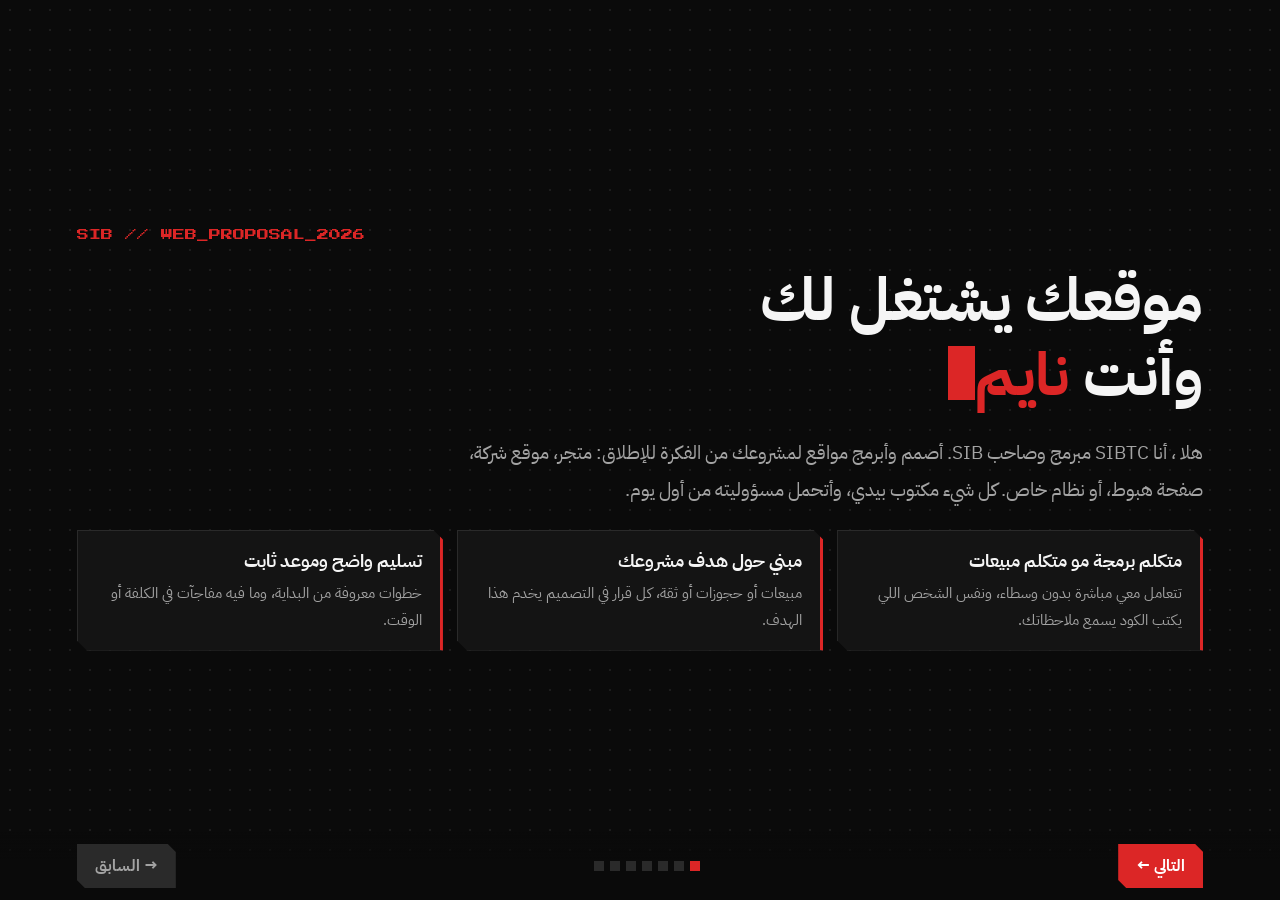
<file: SIB/web/sib-proposal-websites.html>
<!DOCTYPE html>
<html lang="ar" dir="rtl">
<head>
<meta charset="utf-8">
<meta name="viewport" content="width=device-width, initial-scale=1, viewport-fit=cover">
<title>عرض SIB | تصميم وبرمجة المواقع</title>
<link rel="stylesheet" href="https://fonts.googleapis.com/css2?family=IBM+Plex+Sans+Arabic:wght@400;500;700&family=Press+Start+2P&display=swap">
<link rel="icon" href="img/logo.jpg">
<style>
:root{--bg:#0a0a0a;--card:#141414;--line:#2a2a2a;--red:#dc2626;--tx:#f5f5f5;--mu:#a3a3a3;
box-sizing:border-box;padding-top:env(safe-area-inset-top,0px);padding-bottom:env(safe-area-inset-bottom,0px)}
html{scroll-padding-top:env(safe-area-inset-top,0px);height:100%}
*{box-sizing:border-box;margin:0}
body{height:100%;background:var(--bg);color:var(--tx);font-family:'IBM Plex Sans Arabic',Tahoma,sans-serif;overflow:hidden;
background-image:radial-gradient(#1c1c1c 1px,transparent 1px);background-size:20px 20px}
.px{font-family:'Press Start 2P','Courier New',monospace;letter-spacing:0;direction:ltr;display:inline-block}
.deck{height:100%;position:relative}
.s{position:absolute;inset:0;padding:clamp(20px,5vw,64px) clamp(18px,6vw,90px) 84px;display:none;flex-direction:column;justify-content:center;gap:22px;overflow-y:auto}
.s.on{display:flex;animation:in .35s ease}
@keyframes in{from{opacity:0;transform:translateY(10px)}to{opacity:1;transform:none}}
.tag{color:var(--red);font-size:clamp(9px,1.6vw,12px)}
h1{font-size:clamp(28px,6vw,60px);line-height:1.25;font-weight:700}
h2{font-size:clamp(22px,4vw,40px);line-height:1.3;font-weight:700}
h1 em,h2 em{color:var(--red);font-style:normal}
p.lead{color:var(--mu);font-size:clamp(14px,2vw,19px);line-height:1.9;max-width:760px}
.cur{display:inline-block;width:.45em;height:.9em;background:var(--red);vertical-align:-.08em;animation:b 1s steps(2) infinite}
@keyframes b{50%{opacity:0}}
.g{display:grid;gap:14px;grid-template-columns:repeat(auto-fit,minmax(min(100%,230px),1fr))}
.c{background:var(--card);border:1px solid var(--line);border-right:3px solid var(--red);padding:16px 18px;clip-path:polygon(0 0,calc(100% - 10px) 0,100% 10px,100% 100%,10px 100%,0 calc(100% - 10px))}
.c b{display:block;font-size:clamp(15px,2vw,18px);margin-bottom:6px}
.c span{color:var(--mu);font-size:clamp(13px,1.7vw,15px);line-height:1.8}
.n{color:var(--red);font-size:10px;display:block;margin-bottom:8px}
.pk.hot{border-color:var(--red);box-shadow:0 0 0 1px var(--red),0 0 28px #dc262633}
.pk ul{list-style:none;padding:0;margin:10px 0;display:grid;gap:7px;color:var(--mu);font-size:14px}
.pk li::before{content:"■ ";color:var(--red);font-size:10px}
.price{font-size:clamp(20px,3vw,30px);font-weight:700;color:var(--tx)}
.note{border:1px dashed var(--red);padding:12px 16px;color:var(--mu);font-size:clamp(13px,1.7vw,15px);line-height:1.9}
.nav{position:fixed;bottom:0;inset-inline:0;display:flex;align-items:center;justify-content:space-between;gap:12px;padding:12px clamp(18px,6vw,90px) calc(12px + env(safe-area-inset-bottom,0px));background:linear-gradient(transparent,var(--bg) 40%)}
.nav button{background:var(--red);color:#fff;border:0;padding:10px 18px;font:inherit;font-weight:700;cursor:pointer;clip-path:polygon(0 0,calc(100% - 8px) 0,100% 8px,100% 100%,8px 100%,0 calc(100% - 8px))}
.nav button:disabled{background:var(--line);color:var(--mu);cursor:default}
.dots{display:flex;gap:6px}.dots i{width:10px;height:10px;background:var(--line)}.dots i.on{background:var(--red)}
</style>
</head>
<body>
<div class="deck">

<section class="s on">
  <span class="px tag">SIB // WEB_PROPOSAL_2026</span>
  <h1>موقعك يشتغل لك<br>وأنت <em>نايم</em><span class="cur"></span></h1>
  <p class="lead">هلا ، أنا SIBTC مبرمج وصاحب SIB. أصمم وأبرمج مواقع لمشروعك من الفكرة للإطلاق: متجر، موقع شركة، صفحة هبوط، أو نظام خاص. كل شيء مكتوب بيدي، وأتحمل مسؤوليته من أول يوم.</p>
  <div class="g">
    <div class="c"><b>متكلم برمجة مو متكلم مبيعات</b><span>تتعامل معي مباشرة بدون وسطاء، ونفس الشخص اللي يكتب الكود يسمع ملاحظاتك.</span></div>
    <div class="c"><b>مبني حول هدف مشروعك</b><span>مبيعات أو حجوزات أو ثقة، كل قرار في التصميم يخدم هذا الهدف.</span></div>
    <div class="c"><b>تسليم واضح وموعد ثابت</b><span>خطوات معروفة من البداية، وما فيه مفاجآت في الكلفة أو الوقت.</span></div>
  </div>
</section>

<section class="s">
  <span class="px tag">02 / WHAT_I_BUILD</span>
  <h2>وش نوع الموقع <em>اللي تحتاجه؟</em></h2>
  <div class="g">
    <div class="c"><span class="px n">01</span><b>موقع تعريفي لشركة</b><span>يعرّف بخدماتك وفريقك ويخلي العميل يتواصل معك بسهولة.</span></div>
    <div class="c"><span class="px n">02</span><b>متجر إلكتروني</b><span>عرض منتجات وسلة ودفع آمن وإدارة للطلبات.</span></div>
    <div class="c"><span class="px n">03</span><b>صفحة هبوط</b><span>صفحة وحدة مركزة لحملة أو منتج، هدفها تحويل الزائر لعميل.</span></div>
    <div class="c"><span class="px n">04</span><b>موقع حجوزات ومواعيد</b><span>للعيادات والصالونات والمدربين، يحجز العميل بدون اتصال.</span></div>
    <div class="c"><span class="px n">05</span><b>بورتفوليو ومعارض</b><span>للمصممين والمصورين وأصحاب المهن الحرة.</span></div>
    <div class="c"><span class="px n">06</span><b>نظام أو لوحة تحكم</b><span>أدوات مخصصة لعملك، وتُحدد بعد جلسة فهم المتطلبات.</span></div>
  </div>
</section>

<section class="s">
  <span class="px tag">03 / INCLUDED</span>
  <h2>وش <em>يدخل</em> في أي موقع أسلمه؟</h2>
  <div class="g">
    <div class="c"><b>تصميم مخصص</b><span>بهويتك وألوانك، مو قالب يشبه مواقع غيرك.</span></div>
    <div class="c"><b>لوحة تحكم بسيطة</b><span>تعدل النصوص والصور بنفسك بدون ما ترجع لي في كل صغيرة.</span></div>
    <div class="c"><b>نموذج تواصل وربط واتساب</b><span>الزائر يوصلك بضغطة وحدة.</span></div>
    <div class="c"><b>ربط الدومين والاستضافة</b><span>أجهز لك كل شيء وأرفع الموقع حتى يصير أونلاين.</span></div>
    <div class="c"><b>شرح التسليم</b><span>جلسة قصيرة تشرح فيها كيف تستخدم موقعك وتديره.</span></div>
  </div>
</section>

<section class="s">
  <span class="px tag">04 / UNDER_THE_HOOD</span>
  <h2>التقنية اللي <em>ما تبان</em> بس تفرق</h2>
  <div class="g">
    <div class="c"><b>سرعة عالية</b><span>الموقع البطيء يخسّرك عملاء، فأركز على الأداء من أول سطر.</span></div>
    <div class="c"><b>تجاوب مع كل الشاشات</b><span>يظهر مرتب على الجوال والتابلت والكمبيوتر، ونختبره قبل التسليم.</span></div>
    <div class="c"><b>تحسين محركات البحث</b><span>بنية سليمة وعناوين ووصف وخريطة موقع عشان تظهر في قوقل.</span></div>
    <div class="c"><b>أمان وحماية</b><span>HTTPS وحماية النماذج والبيانات، وتحديث المكتبات.</span></div>
  </div>
</section>

<section class="s">
  <span class="px tag">05 / ROADMAP</span>
  <h2>خطتنا، <em>خطوة بخطوة</em></h2>
  <div class="g">
    <div class="c"><span class="px n">STEP 1</span><b>الفهم</b><span>جلسة نحدد فيها هدفك وجمهورك ونطاق الموقع.</span></div>
    <div class="c"><span class="px n">STEP 2</span><b>التصميم</b><span>أعرض عليك التصميم قبل أي برمجة، وتعتمده أو تعدل عليه.</span></div>
    <div class="c"><span class="px n">STEP 3</span><b>البرمجة</b><span>أبني الموقع وأشاركك رابط تجريبي تتابع منه التقدم.</span></div>
    <div class="c"><span class="px n">STEP 4</span><b>الاختبار</b><span>مراجعة شاملة للسرعة والجوال والنماذج، ثم تعديلاتك.</span></div>
    <div class="c"><span class="px n">STEP 5</span><b>الإطلاق</b><span>الرفع وربط الدومين وتسليم كل شيء لك.</span></div>
  </div>
</section>

<section class="s">
  <span class="px tag">06 / PRICING</span>
  <h2>باقات <em>على قد</em> احتياجك</h2>
  <div class="g">
    <div class="c pk"><b>أساسية</b><div class="price">[XXXX] ر.س</div>
      <ul><li>حتى 5 صفحات</li><li>تصميم مخصص ومتجاوب</li><li>نموذج تواصل وSEO أساسي</li><li>جولتين تعديل</li><li>مدة التنفيذ: [X] أيام</li></ul></div>
    <div class="c pk hot"><b>متقدمة <span class="px tag">★ TOP</span></b><div class="price">[XXXX] ر.س</div>
      <ul><li>حتى 10 صفحات</li><li>لوحة تحكم لتعديل المحتوى</li><li>لغتين، حجوزات أو مدونة</li><li>SEO متقدم وتحليلات</li><li>3 جولات تعديل ودعم 30 يوم</li><li>مدة التنفيذ: [X] أيام</li></ul></div>
    <div class="c pk"><b>مخصصة</b><div class="price">حسب الطلب</div>
      <ul><li>متاجر وأنظمة ولوحات تحكم</li><li>ربط دفع وخدمات خارجية</li><li>تُسعّر بعد جلسة المتطلبات</li></ul></div>
  </div>
  <p class="note">وش تدفع فيه؟ وقت وخبرة في التصميم والبرمجة والاختبار، وموقع سريع وآمن يخدمك سنين. السعر يعكس حجم الشغل وقيمته لمشروعك، وأي إضافة خارج النطاق أحددها لك بوضوح قبل ما أبدأ فيها.</p>
</section>

<section class="s">
  <span class="px tag">07 / TERMS</span>
  <h2>شروط <em>واضحة</em> تحمي الطرفين</h2>
  <div class="g">
    <div class="c"><b>العربون 50%</b><span>يُدفع قبل البدء لتأكيد الجدية، والباقي عند التسليم وقبل نقل الملفات.</span></div>
    <div class="c"><b>التعديلات</b><span>عدد الجولات حسب الباقة. التعديل بعد اعتماد التصميم أو إضافة ميزات جديدة تُسعّر منفصلة.</span></div>
    <div class="c"><b>المحتوى</b><span>النصوص والصور والشعار عليك، وتأخيرها يمدد موعد التسليم بنفس المدة.</span></div>
    <div class="c"><b>الدومين والاستضافة</b><span>رسومهما على العميل، وأساعدك في الاختيار والربط.</span></div>
  </div>
  <p class="lead" style="font-size:clamp(15px,2.2vw,20px)">جاهز نبدأ؟ كلمني ونحجز جلسة الفهم. <span class="px tag">&gt; hello@sib.dev</span></p>
</section>

</div>
<div class="nav" dir="rtl">
  <button id="nx">التالي ←</button>
  <div class="dots" id="dt"></div>
  <button id="pv">→ السابق</button>
</div>
<script>
var S=[].slice.call(document.querySelectorAll('.s')),i=0,d=document.getElementById('dt');
S.forEach(function(){d.appendChild(document.createElement('i'))});
function go(n){i=Math.max(0,Math.min(S.length-1,n));S.forEach(function(s,k){s.classList.toggle('on',k===i);d.children[k].classList.toggle('on',k===i)});
document.getElementById('pv').disabled=i===0;document.getElementById('nx').disabled=i===S.length-1}
document.getElementById('nx').onclick=function(){go(i+1)};
document.getElementById('pv').onclick=function(){go(i-1)};
document.addEventListener('keydown',function(e){if(e.key==='ArrowLeft')go(i+1);if(e.key==='ArrowRight')go(i-1)});
go(0);
</script>
</body>
</html>
</file>
<file: xEID.css>
*, *::before, *::after {
  box-sizing: border-box;
  margin: 0;
  padding: 0;
}

:root {
  --green: #53fc18;
  --green-dim: rgba(83, 252, 24, 0.15);
  --green-glow: rgba(83, 252, 24, 0.4);
  --purple: #9b59ff;
  --purple-dim: rgba(155, 89, 255, 0.15);
  --bg: #080c08;
  --bg2: #0e150e;
  --card: #111811;
  --border: rgba(83, 252, 24, 0.15);
  --text: #e8ffe8;
  --muted: #7a9e7a;
}

body {
  font-family: 'Cairo', sans-serif;
  background-color: var(--bg);
  color: var(--text);
  min-height: 100vh;
  overflow-x: hidden;
}

/* ── Background Glow ── */
.bg-glow {
  position: fixed;
  inset: 0;
  pointer-events: none;
  z-index: 0;
}
.bg-glow::before {
  content: '';
  position: absolute;
  top: -20%;
  right: -10%;
  width: 50%;
  height: 50%;
  border-radius: 50%;
  background: var(--green-dim);
  filter: blur(120px);
}
.bg-glow::after {
  content: '';
  position: absolute;
  bottom: -20%;
  left: -10%;
  width: 45%;
  height: 45%;
  border-radius: 50%;
  background: var(--purple-dim);
  filter: blur(120px);
}

/* ── Grid noise overlay ── */
.noise {
  position: fixed;
  inset: 0;
  pointer-events: none;
  z-index: 0;
  background-image: repeating-linear-gradient(
    0deg,
    transparent,
    transparent 2px,
    rgba(255,255,255,0.013) 2px,
    rgba(255,255,255,0.013) 4px
  );
}

/* ── Layout ── */
.page {
  position: relative;
  z-index: 1;
  max-width: 680px;
  margin: 0 auto;
  padding: 48px 20px 64px;
  display: flex;
  flex-direction: column;
  align-items: center;
  gap: 40px;
}

/* ── Avatar ── */
.avatar-wrap {
  position: relative;
  display: flex;
  flex-direction: column;
  align-items: center;
  gap: 16px;
}

.avatar-ring {
  position: relative;
  width: 160px;
  height: 160px;
}

.avatar-ring::before {
  content: '';
  position: absolute;
  inset: -4px;
  border-radius: 50%;
  background: conic-gradient(var(--green), var(--purple), var(--green));
  animation: spin 4s linear infinite;
  z-index: 0;
}

.avatar-ring::after {
  content: '';
  position: absolute;
  inset: -8px;
  border-radius: 50%;
  background: var(--green-glow);
  filter: blur(20px);
  z-index: 0;
  animation: pulse-glow 2.5s ease-in-out infinite;
}

@keyframes spin {
  to { transform: rotate(360deg); }
}

@keyframes pulse-glow {
  0%, 100% { opacity: 0.6; }
  50% { opacity: 1; }
}

.avatar-placeholder {
  position: relative;
  z-index: 1;
  width: 100%;
  height: 100%;
  border-radius: 50%;
  background: var(--card);
  border: 4px solid var(--bg);
  display: flex;
  align-items: center;
  justify-content: center;
  font-size: 48px;
  font-weight: 900;
  color: var(--green);
  text-shadow: 0 0 20px var(--green-glow);
}

.avatar-img {
  position: relative;
  z-index: 1;
  width: 100%;
  height: 100%;
  border-radius: 50%;
  object-fit: cover;
  border: 4px solid var(--bg);
}

.live-badge {
  display: inline-flex;
  align-items: center;
  gap: 6px;
  background: #c0392b;
  color: #fff;
  font-size: 11px;
  font-weight: 700;
  letter-spacing: 2px;
  text-transform: uppercase;
  padding: 4px 12px;
  border-radius: 20px;
  border: 2px solid var(--bg);
  box-shadow: 0 0 14px rgba(220, 38, 38, 0.8);
  position: absolute;
  bottom: -8px;
  left: 50%;
  transform: translateX(-50%);
  white-space: nowrap;
}

.live-dot {
  width: 7px;
  height: 7px;
  border-radius: 50%;
  background: #fff;
  animation: ping 1.2s ease-in-out infinite;
}

@keyframes ping {
  0%, 100% { transform: scale(1); opacity: 1; }
  50% { transform: scale(1.6); opacity: 0.5; }
}

/* ── Name & Bio ── */
.name-block {
  text-align: center;
}

.streamer-name {
  font-size: clamp(2.4rem, 8vw, 3.8rem);
  font-weight: 900;
  letter-spacing: -1px;
  text-transform: uppercase;
  color: var(--text);
  text-shadow:
    0 0 30px var(--green-glow),
    0 0 60px var(--green-dim);
  line-height: 1;
  margin-bottom: 12px;
}

.bio-sub {
  font-size: 1rem;
  color: var(--green);
  font-weight: 700;
  margin-bottom: 6px;
}

.bio-text {
  font-size: 0.88rem;
  color: var(--muted);
  max-width: 400px;
  margin: 0 auto;
  line-height: 1.7;
}

/* ── Kick CTA ── */
.kick-btn {
  display: flex;
  align-items: center;
  justify-content: center;
  gap: 10px;
  width: 100%;
  max-width: 380px;
  padding: 18px 32px;
  background: var(--green);
  color: #000;
  font-family: 'Cairo', sans-serif;
  font-size: 1.1rem;
  font-weight: 900;
  text-transform: uppercase;
  letter-spacing: 2px;
  border: none;
  border-radius: 14px;
  cursor: pointer;
  text-decoration: none;
  box-shadow:
    0 0 30px var(--green-glow),
    0 0 60px var(--green-dim);
  transition: transform 0.15s, box-shadow 0.15s;
}

.kick-btn:hover {
  transform: scale(1.03);
  box-shadow:
    0 0 40px var(--green-glow),
    0 0 80px var(--green-dim);
}

.kick-btn:active {
  transform: scale(0.97);
}

.kick-btn i {
  font-size: 1.3rem;
}

/* ── Section Title ── */
.section-title {
  font-size: 0.72rem;
  font-weight: 700;
  letter-spacing: 3px;
  text-transform: uppercase;
  color: var(--muted);
  text-align: center;
  margin-bottom: 20px;
}

/* ── Socials Grid ── */
.socials-section {
  width: 100%;
}

.socials-grid {
  display: grid;
  grid-template-columns: repeat(3, 1fr);
  gap: 12px;
}

@media (min-width: 480px) {
  .socials-grid {
    grid-template-columns: repeat(5, 1fr);
  }
}

.social-card {
  display: flex;
  flex-direction: column;
  align-items: center;
  justify-content: center;
  gap: 8px;
  padding: 16px 10px;
  background: var(--card);
  border: 1px solid var(--border);
  border-radius: 14px;
  text-decoration: none;
  color: var(--muted);
  font-size: 0.75rem;
  font-weight: 700;
  transition: all 0.25s ease;
}

.social-card i {
  font-size: 1.6rem;
  transition: color 0.25s;
}

.social-card:hover {
  transform: translateY(-4px);
}

.social-card.twitter:hover   { border-color: #1da1f2; color: #1da1f2; background: rgba(29,161,242,0.08); }
.social-card.instagram:hover { border-color: #e1306c; color: #e1306c; background: rgba(225,48,108,0.08); }
.social-card.discord:hover   { border-color: #5865f2; color: #5865f2; background: rgba(88,101,242,0.08); }
.social-card.snapchat:hover  { border-color: #fffc00; color: #fffc00; background: rgba(255,252,0,0.08); }
.social-card.tiktok:hover    { border-color: #00f2fe; color: #00f2fe; background: rgba(0,242,254,0.08); }
.social-card.youtube:hover   { border-color: #ff0000; color: #ff0000; background: rgba(255,0,0,0.08); }
.social-card.whatsapp:hover  { border-color: #25d366; color: #25d366; background: rgba(37,211,102,0.08); }
/* ── Game Banner ── */
.game-section {
  width: 100%;
}

.game-banner {
  position: relative;
  border-radius: 18px;
  overflow: hidden;
  border: 1px solid var(--border);
  background: var(--card);
  height: 180px;
  transition: border-color 0.3s;
}

.game-banner:hover {
  border-color: var(--green);
}

.game-bg {
  position: absolute;
  inset: 0;
  background:
    linear-gradient(135deg, rgba(83,252,24,0.05) 0%, transparent 50%),
    repeating-linear-gradient(
      45deg,
      transparent,
      transparent 20px,
      rgba(83,252,24,0.03) 20px,
      rgba(83,252,24,0.03) 21px
    );
}

.game-overlay {
  position: absolute;
  inset: 0;
  background: linear-gradient(to top, var(--bg) 0%, transparent 60%);
}

.game-content {
  position: absolute;
  bottom: 0;
  right: 0;
  left: 0;
  padding: 20px 24px;
  display: flex;
  align-items: flex-end;
  justify-content: space-between;
  gap: 12px;
}

.game-tag {
  font-size: 0.7rem;
  font-weight: 700;
  letter-spacing: 2px;
  text-transform: uppercase;
  color: var(--green);
  border: 1px solid rgba(83,252,24,0.3);
  background: rgba(83,252,24,0.08);
  padding: 3px 10px;
  border-radius: 20px;
  display: inline-block;
  margin-bottom: 6px;
}

.game-title {
  font-size: 1.6rem;
  font-weight: 900;
  color: #fff;
  text-shadow: 0 0 20px var(--green-glow);
}

.join-btn {
  padding: 10px 20px;
  background: rgba(255,255,255,0.08);
  color: #fff;
  border: 1px solid rgba(255,255,255,0.15);
  border-radius: 10px;
  font-family: 'Cairo', sans-serif;
  font-size: 0.85rem;
  font-weight: 700;
  cursor: pointer;
  text-decoration: none;
  backdrop-filter: blur(8px);
  transition: background 0.2s;
  white-space: nowrap;
}

.join-btn:hover {
  background: rgba(255,255,255,0.15);
}

/* ── Characters Section ── */
.chars-section {
  width: 100%;
}

.chars-grid {
  display: grid;
  grid-template-columns: repeat(3, 1fr);
  gap: 14px;
}

@media (max-width: 480px) {
  .chars-grid {
    grid-template-columns: repeat(1, 1fr);
    max-width: 280px;
    margin: 0 auto;
  }
}

.char-center {
  grid-column: 2;
}

@media (max-width: 480px) {
  .char-center {
    grid-column: 1;
  }
}
.social-card.youtube {
  grid-column: 3;
}
.char-card {
  border-radius: 16px;
  overflow: hidden;
  border: 1px solid var(--border);
  background: var(--card);
  transition: border-color 0.3s, transform 0.3s;
  cursor: default;
}

.char-card:hover {
  border-color: var(--green);
  transform: translateY(-6px);
}

.char-img-wrap {
  position: relative;
  width: 100%;
  aspect-ratio: 3 / 4;
  overflow: hidden;
  background: #0a100a;
}

.char-img {
  width: 100%;
  height: 100%;
  object-fit: cover;
  object-position: top center;
  display: block;
  transition: transform 0.4s ease;
  filter: saturate(0.85) contrast(1.1);
}

.char-card:hover .char-img {
  transform: scale(1.06);
  filter: saturate(1.1) contrast(1.1);
}

.char-overlay {
  position: absolute;
  inset: 0;
  background: linear-gradient(to top, var(--card) 0%, transparent 55%);
}

.char-info {
  padding: 12px 14px 14px;
  display: flex;
  flex-direction: column;
  gap: 2px;
}

.char-role {
  font-size: 1rem;
  font-weight: 900;
  color: var(--text);
}

.char-desc {
  font-size: 0.72rem;
  color: var(--green);
  font-weight: 600;
  letter-spacing: 1px;
}

/* ── Footer ── */
footer {
  font-size: 0.72rem;
  color: var(--muted);
  letter-spacing: 2px;
  text-transform: uppercase;
  opacity: 0.6;
}

/* ── Fade-in Animation ── */
.fade-up {
  opacity: 0;
  transform: translateY(24px);
  animation: fadeUp 0.6s ease forwards;
}
.fade-up:nth-child(1) { animation-delay: 0.05s; }
.fade-up:nth-child(2) { animation-delay: 0.15s; }
.fade-up:nth-child(3) { animation-delay: 0.25s; }
.fade-up:nth-child(4) { animation-delay: 0.35s; }
.fade-up:nth-child(5) { animation-delay: 0.45s; }
.fade-up:nth-child(6) { animation-delay: 0.55s; }

@keyframes fadeUp {
  to { opacity: 1; transform: translateY(0); }
}
</file>
<file: SIB/style.css>
:root{--bk:#050203;--pn:#0e0506;--pn2:#180809;--r:#f01818;--rd:#680808;--rm:#c40e0e;--rl:#ff5252;--bn:#f3d9d4;--g:#8a6a68;--p:4px;
--f1:'Press Start 2P','Cairo','Courier New',monospace;--f2:'VT323','Cairo','Courier New',monospace;
padding-top:env(safe-area-inset-top,0px);padding-bottom:env(safe-area-inset-bottom,0px)}
*{box-sizing:border-box;margin:0;padding:0;border-radius:0}
html{image-rendering:pixelated;scroll-behavior:auto}
html{scroll-padding-top:calc(72px + env(safe-area-inset-top,0px))}
body{background:var(--bk);color:var(--bn);font:24px/1.15 var(--f2);overflow-x:hidden;cursor:crosshair}
canvas,svg{image-rendering:pixelated;shape-rendering:crispEdges}
#bg{position:fixed;inset:0;width:100%;height:100%;z-index:-2}
.scan{position:fixed;inset:0;z-index:50;pointer-events:none;background:repeating-linear-gradient(0deg,rgba(0,0,0,.28) 0 2px,transparent 2px 4px)}
.scan::after{content:"";position:absolute;left:0;right:0;height:24px;top:0;background:repeating-linear-gradient(0deg,rgba(240,24,24,.07) 0 4px,transparent 4px 8px);animation:sweep 6s steps(40) infinite}
@keyframes sweep{to{top:100%}}
h1,h2,h3,.px{font-family:var(--f1);font-weight:400;text-transform:uppercase;letter-spacing:0}
h2{font-size:clamp(14px,3.4vw,24px);color:var(--bn);text-shadow:4px 4px 0 var(--rd);margin-bottom:28px;line-height:1.5}
h3{font-size:12px;line-height:1.6;color:var(--rl);margin-bottom:10px}
a{color:inherit;text-decoration:none}
:focus-visible{outline:4px solid var(--r);outline-offset:4px}
/* pixel border: stepped corners via offset shadows */
.box{background:var(--pn);position:relative;--c:var(--rm);
box-shadow:0 calc(-1*var(--p)) 0 0 var(--c),0 var(--p) 0 0 var(--c),calc(-1*var(--p)) 0 0 0 var(--c),var(--p) 0 0 0 var(--c),calc(2*var(--p)) calc(3*var(--p)) 0 0 #000,calc(3*var(--p)) calc(2*var(--p)) 0 0 var(--rd)}
.box::before{content:"";position:absolute;inset:0;pointer-events:none;opacity:.5;background:conic-gradient(#0000 25%,rgba(240,24,24,.07) 0 50%,#0000 0 75%,rgba(240,24,24,.07) 0) 0 0/8px 8px}
.box::after{content:"";position:absolute;top:0;left:0;width:12px;height:12px;background:var(--r);box-shadow:12px 0 0 var(--rd),0 12px 0 var(--rd)}
.wrap{max-width:1040px;margin:0 auto;padding:0 28px}
section{padding:72px 0}
/* nav */
nav{position:fixed;top:0;left:0;right:0;z-index:40;background:var(--bk);border-bottom:var(--p) solid var(--rm);padding-top:env(safe-area-inset-top,0px)}
nav .wrap{display:flex;align-items:center;justify-content:space-between;height:64px;gap:12px}
nav .links{display:flex;gap:6px}
nav a.l{font:10px var(--f1);padding:12px 10px;color:var(--g)}
nav a.l:hover{color:var(--bn);background:var(--r);box-shadow:4px 4px 0 #000;animation:jit .3s steps(2) 2}
@keyframes jit{50%{transform:translate(-2px,2px)}}
.brand{display:flex;align-items:center;gap:12px;font:12px var(--f1);color:var(--r)}
/* buttons */
.btn{display:inline-block;font:11px/1 var(--f1);text-transform:uppercase;padding:18px 22px;background:var(--rm);color:var(--bn);border:0;cursor:pointer;position:relative;
box-shadow:0 -4px 0 0 #ff5a5a inset,0 4px 0 0 var(--rd) inset,-4px 0 0 0 #000,4px 0 0 0 #000,0 -4px 0 0 #000,0 4px 0 0 #000,8px 8px 0 0 var(--rd);transition:none}
.btn:hover{background:var(--r);transform:translate(-4px,-4px);box-shadow:0 -4px 0 0 #ff9a9a inset,0 4px 0 0 var(--rm) inset,-4px 0 0 0 #000,4px 0 0 0 #000,0 -4px 0 0 #000,0 4px 0 0 #000,12px 12px 0 0 var(--rd)}
.btn:active,.btn.on{background:var(--r);transform:translate(4px,4px);box-shadow:0 4px 0 0 var(--rd) inset,-4px 0 0 0 #000,4px 0 0 0 #000,0 -4px 0 0 #000,0 4px 0 0 #000,0 0 0 0 #000;color:#fff}
.btn.alt{background:var(--pn2);color:var(--rl);box-shadow:0 -4px 0 0 #3a1518 inset,0 4px 0 0 #000 inset,-4px 0 0 0 var(--rm),4px 0 0 0 var(--rm),0 -4px 0 0 var(--rm),0 4px 0 0 var(--rm),8px 8px 0 0 #000}
.btn.alt:hover{background:var(--rd);color:#fff}
.btn .cur::after{content:"_";animation:blink 1s steps(1) infinite}
@keyframes blink{50%{opacity:0}}
/* hero */
#hero{padding-top:140px;min-height:100vh;display:flex;align-items:center}
.hgrid{display:grid;grid-template-columns:1.1fr .9fr;gap:56px;align-items:center}
.tag{display:inline-flex;align-items:center;gap:10px;font:10px var(--f1);color:var(--rl);padding:10px 12px;margin-bottom:28px}
.dot{width:12px;height:12px;background:var(--g);display:inline-block}
.dot.live{background:var(--r);animation:blink .8s steps(1) infinite}
h1{font-size:clamp(22px,5.2vw,44px);line-height:1.35;text-shadow:6px 6px 0 var(--rd);margin-bottom:24px;position:relative}
.gl{position:relative;display:inline-block}
.gl::before,.gl::after{content:attr(data-t);position:absolute;left:0;top:0;width:100%;clip-path:inset(0 0 100% 0)}
.gl::before{color:var(--r);animation:g1 3.4s steps(1) infinite;transform:translate(-4px,0)}
.gl::after{color:#5ef;animation:g2 3.4s steps(1) infinite;transform:translate(4px,0);opacity:.6}
@keyframes g1{0%,88%{clip-path:inset(0 0 100% 0)}90%{clip-path:inset(10% 0 60% 0)}93%{clip-path:inset(60% 0 10% 0)}96%,100%{clip-path:inset(0 0 100% 0)}}
@keyframes g2{0%,89%{clip-path:inset(0 0 100% 0)}91%{clip-path:inset(40% 0 30% 0)}94%{clip-path:inset(80% 0 0 0)}97%,100%{clip-path:inset(0 0 100% 0)}}
.lead{font-size:28px;color:#d9b9b4;max-width:34ch;margin-bottom:36px}
.btns{display:flex;gap:28px;flex-wrap:wrap}
.logo-stage{padding:36px;display:grid;place-items:center;aspect-ratio:1}
.lg{image-rendering:pixelated;mix-blend-mode:lighten;display:block}
#logo{width:100%;max-width:380px;animation:bob 2s steps(2) infinite;filter:drop-shadow(8px 8px 0 #3a0505)}
.logo-stage{position:relative}
.logo-stage::before{content:'';position:absolute;inset:16px;pointer-events:none;background:conic-gradient(#0000 25%,rgba(240,24,24,.1) 0 50%,#0000 0 75%,rgba(240,24,24,.1) 0) 0 0/8px 8px}
@keyframes bob{50%{transform:translateY(-8px)}}
.slot{font:8px/1.8 var(--f1);color:var(--g);text-align:center;margin-top:18px}
/* reveal */
.rv{clip-path:inset(0 0 100% 0)}
.rv.in{animation:rev .7s steps(8) forwards}
@keyframes rev{to{clip-path:inset(-20px -20px -20px -20px)}}
/* grids */
.g3{display:grid;grid-template-columns:repeat(3,1fr);gap:40px}
.g2{display:grid;grid-template-columns:1fr 1fr;gap:40px}
.card{padding:24px}
.card p{color:#cdaca7;font-size:24px}
.card:hover{--c:var(--r)}
.card:hover .ic{animation:jit .3s steps(2) infinite}
.ic{width:56px;height:56px;margin-bottom:16px;display:block}
.clip canvas{width:100%;display:block;border-bottom:var(--p) solid var(--rm);aspect-ratio:16/9;background:#000}
.clip .in2{padding:18px 20px 22px;position:relative}
.meta{display:flex;justify-content:space-between;font:9px var(--f1);color:var(--g);margin-top:12px}
/* schedule */
.row{display:grid;grid-template-columns:90px 1fr auto;gap:16px;align-items:center;padding:16px 22px;border-bottom:4px dashed #2a0e10}
.row:last-child{border:0}
.row b{font:11px var(--f1);color:var(--r);font-weight:400}
.row:hover{background:var(--rd)}
.row:hover b{color:#fff}
.chip{font:8px var(--f1);padding:8px;background:#000;color:var(--rl);box-shadow:0 0 0 4px var(--rd)}
/* hp bars */
.bar{height:24px;background:#000;padding:4px;box-shadow:0 0 0 4px var(--rm);margin:8px 0 22px;position:relative}
.bar i{display:block;height:100%;width:0;background:repeating-linear-gradient(90deg,var(--r) 0 12px,var(--rd) 12px 16px);transition:width 1.2s steps(14)}
.lb{display:flex;justify-content:space-between;font:10px var(--f1);color:var(--bn)}
.stats{display:grid;grid-template-columns:repeat(2,1fr);gap:24px;margin-top:8px}
.stat{font:9px/1.8 var(--f1);color:var(--g)}
.stat b{display:block;font:20px var(--f1);color:var(--r);font-weight:400;text-shadow:3px 3px 0 #000}
/* join */
.form{display:flex;gap:20px;flex-wrap:wrap;margin-top:22px}
input{flex:1;min-width:200px;background:#000;border:0;color:var(--bn);font:24px var(--f2);padding:16px;box-shadow:0 0 0 4px var(--rm),6px 6px 0 4px #000;outline:0}
input:focus{box-shadow:0 0 0 4px var(--r),6px 6px 0 4px var(--rd)}
.sep{height:16px;background:repeating-linear-gradient(90deg,var(--rm) 0 16px,transparent 16px 24px,var(--rd) 24px 32px,transparent 32px 48px);opacity:.8}
footer{padding:44px 0 60px;font:9px/2 var(--f1);color:var(--g)}
footer .wrap{display:flex;justify-content:space-between;gap:20px;flex-wrap:wrap}
/* boot */
#boot{position:fixed;inset:0;z-index:100;background:#000;display:grid;place-items:center;text-align:center}
#boot .px{font-size:11px;color:var(--r);margin-bottom:22px}
#boot .bar{width:min(320px,80vw);margin:0 auto}
#boot .bar i{width:0;transition:none}
@media(max-width:820px){.hgrid,.g3,.g2{grid-template-columns:1fr}.row{grid-template-columns:70px 1fr}.row .chip{display:none}#hero{padding-top:110px}.btns{gap:24px}}
@media(prefers-reduced-motion:reduce){*,*::before,*::after{animation:none!important;transition:none!important}.rv{clip-path:none}}

.tv{padding:20px;margin-bottom:64px}
.screen{position:relative;aspect-ratio:16/9;background:#000;box-shadow:0 0 0 4px var(--rd),0 0 0 8px #000;overflow:hidden}
.screen canvas{width:100%;height:100%;display:block}
.screen .ov{position:absolute;inset:0;display:grid;place-items:center;text-align:center;gap:18px;align-content:center}
.screen .ov .px{font-size:clamp(12px,3vw,22px);color:var(--bn);text-shadow:4px 4px 0 var(--rd)}
.tvbar{display:flex;justify-content:space-between;align-items:center;gap:16px;flex-wrap:wrap;margin-top:22px;font:10px var(--f1);color:var(--rl)}
.proj .bar{margin:14px 0 8px}
.tags{display:flex;gap:10px;flex-wrap:wrap;margin:14px 0 20px}
.tw{padding:22px}
.tw .h{display:flex;align-items:center;gap:14px;margin-bottom:14px}
.tw .h canvas{width:48px;height:48px;box-shadow:0 0 0 4px var(--rm)}
.tw .h b{font:10px/1.6 var(--f1);font-weight:400;color:var(--bn);display:block}
.tw .h span{color:var(--g)}
.tw p{font-size:26px;color:#e6c8c3}
.tw .m{display:flex;gap:22px;margin-top:16px;font:9px var(--f1);color:var(--g)}
.mod{padding:22px;text-align:center}
.mod canvas{width:96px;height:96px;margin:0 auto 16px;display:block;box-shadow:0 0 0 4px var(--rm),6px 6px 0 4px #000}
.mod:hover canvas{animation:jit .3s steps(2) infinite}
.mod .role{font:8px var(--f1);color:var(--rl);margin-top:8px}
.g4{display:grid;grid-template-columns:repeat(4,1fr);gap:36px}
.soc{display:flex;align-items:center;gap:16px;padding:18px 20px}
.soc svg{width:40px;height:40px;flex:none}
.soc b{font:11px var(--f1);font-weight:400;display:block;color:var(--bn)}
.soc span{color:var(--g);font-size:22px}
.soc:hover{--c:var(--r);background:var(--rd);transform:translate(-4px,-4px)}
@media(max-width:820px){.g4{grid-template-columns:1fr 1fr}nav .links{overflow-x:auto;max-width:58vw}nav .links a.l{display:block!important;white-space:nowrap;font-size:8px;padding:12px 8px}.brand span{display:none}}
@media(max-width:480px){.g4{grid-template-columns:1fr}}

[dir=rtl] .row,[dir=rtl] .lb{direction:rtl}
:lang(ar){font-family:'Cairo','VT323',sans-serif;line-height:1.6}

/* language button + Arabic typography */
.lbtn{padding:12px 14px;font-size:10px;flex:none}
html:lang(ar) body{font-size:22px;letter-spacing:0}
html:lang(ar) h1{font-size:clamp(28px,6vw,52px);line-height:1.5}
html:lang(ar) h2{font-size:clamp(24px,4.4vw,34px);line-height:1.5}
html:lang(ar) h3{font-size:19px}
html:lang(ar) .btn,html:lang(ar) nav a.l,html:lang(ar) .tag,html:lang(ar) .chip,html:lang(ar) .lb,html:lang(ar) .meta,html:lang(ar) .stat,html:lang(ar) .role,html:lang(ar) .tvbar,html:lang(ar) #boot .px,html:lang(ar) footer,html:lang(ar) .brand,html:lang(ar) .lbtn{font-size:15px;line-height:1.5;letter-spacing:0}
html:lang(ar) .btn{padding:14px 20px}
html:lang(ar) .row b{font-size:16px}
html:lang(ar) .stat b,html:lang(ar) .brand{font-family:var(--f1)}
html:lang(ar) .lead{font-size:24px;line-height:1.6;max-width:30ch}
html:lang(ar) .card p,html:lang(ar) .tw p,html:lang(ar) input{font-size:22px;line-height:1.6}
html[dir=rtl] .tw .m{direction:ltr;justify-content:flex-end}
html[dir=rtl] .screen .ov .px{font-size:clamp(20px,4vw,30px)}
html[dir=rtl] .box::after{left:auto;right:0;box-shadow:-12px 0 0 var(--rd),0 12px 0 var(--rd)}
html[dir=rtl] .btns{justify-content:flex-start}

/* project cards are links */
.proj{display:block;color:inherit}
.proj .btn{pointer-events:none}
div.proj .btn{opacity:.5}
</file>
<file: SIB/web/gh.css>
:root {
  --abyss: #02050b;
  --navy: #061327;
  --midnight: #0b2a52;
  --ice: #a9d4ff;
  --cyan: #5fd6ff;
  --mist: #e6f0fa;
  --horizon: 58%;
  --size: min(44vw, 62vh, 540px);
  --halo-x: 30%;
}

*, *::before, *::after { box-sizing: border-box; margin: 0; }

html { background: var(--abyss); color: var(--mist); scroll-behavior: smooth; }

body {
  font-family: "IBM Plex Sans Arabic", "Segoe UI", Tahoma, sans-serif;
  font-weight: 300;
  line-height: 1.9;
  -webkit-font-smoothing: antialiased;
}

.brand {
  position: fixed;
  z-index: 5;
  top: 28px;
  right: clamp(24px, 7vw, 110px);
  font-family: "Cormorant Garamond", Georgia, serif;
  font-size: 1.05rem;
  letter-spacing: 0.5em;
  color: var(--ice);
  opacity: 0.8;
}

.scene {
  position: relative;
  height: 100svh;
  min-height: 620px;
  overflow: hidden;
  background: linear-gradient(180deg, #010309 0%, #04112a 40%, #0a2650 var(--horizon), #0a2650 100%);
}

.scene::after {
  content: "";
  position: absolute;
  inset: 0;
  pointer-events: none;
  background: radial-gradient(ellipse at 40% 55%, transparent 40%, rgba(1, 3, 8, 0.78) 100%);
}

.sky-glow {
  position: absolute;
  left: calc(var(--halo-x) - var(--size));
  top: calc(var(--horizon) - var(--size) * 1.35);
  width: calc(var(--size) * 2);
  height: calc(var(--size) * 2);
  background: radial-gradient(circle, rgba(52, 128, 220, 0.3), rgba(20, 60, 120, 0.1) 45%, transparent 66%);
  translate: calc(var(--px, 0) * 4px) calc(var(--py, 0) * 3px);
  animation: breathe 9s ease-in-out infinite alternate;
}

.halo {
  position: absolute;
  left: calc(var(--halo-x) - var(--size) / 2);
  top: calc(var(--horizon) - var(--size) * 0.97);
  width: var(--size);
  aspect-ratio: 1;
  translate: calc(var(--px, 0) * 10px) calc(var(--py, 0) * 6px);
}

.mark {
  display: block;
  width: 100%;
  height: 100%;
  border-radius: 50%;
  object-fit: cover;
  box-shadow: 0 0 80px 6px rgba(70, 150, 255, 0.22);
}

.sea {
  position: absolute;
  inset: var(--horizon) 0 0 0;
  background: linear-gradient(180deg, #081d3d 0%, #030c1c 45%, #02050b 100%);
}

.sea::before {
  content: "";
  position: absolute;
  top: 0;
  left: 0;
  right: 0;
  height: 1px;
  background: linear-gradient(90deg, transparent 4%, rgba(160, 210, 255, 0.55) 30%, rgba(160, 210, 255, 0.15) 70%, transparent 96%);
}

#sea { position: absolute; inset: 0; width: 100%; height: 100%; }

.reflection {
  position: absolute;
  left: calc(var(--halo-x) - var(--size) / 2);
  top: var(--horizon);
  width: var(--size);
  height: calc(var(--size) * 0.8);
  overflow: hidden;
  opacity: 0.32;
  filter: url(#ripple) blur(1.2px);
  -webkit-mask-image: linear-gradient(#000 0%, transparent 88%);
  mask-image: linear-gradient(#000 0%, transparent 88%);
}

.reflection img {
  display: block;
  width: 100%;
  border-radius: 50%;
  transform: scaleY(-1);
}

.fog {
  position: absolute;
  left: 0;
  width: 200%;
  background-repeat: repeat-x;
  background-size: 50% 100%;
  pointer-events: none;
}

.fog-far {
  top: calc(var(--horizon) - 9%);
  height: 16%;
  background-image:
    radial-gradient(ellipse at 22% 55%, rgba(120, 170, 230, 0.2), transparent 62%),
    radial-gradient(ellipse at 74% 45%, rgba(90, 150, 220, 0.14), transparent 58%);
  animation: drift 160s linear infinite;
}

.fog-near {
  top: calc(var(--horizon) - 3%);
  height: 12%;
  background-image: radial-gradient(ellipse at 60% 50%, rgba(140, 190, 240, 0.14), transparent 60%);
  animation: drift 105s linear infinite reverse;
  translate: calc(var(--px, 0) * 18px) 0;
}

.copy {
  position: absolute;
  z-index: 3;
  right: clamp(24px, 7vw, 110px);
  top: 31%;
  width: min(400px, 36vw);
}

h1 {
  font-weight: 300;
  font-size: clamp(2.4rem, 4.4vw, 4rem);
  line-height: 1.25;
  color: var(--mist);
}

.copy .en {
  margin-top: 0.4rem;
  max-width: none;
  font-family: "Cormorant Garamond", Georgia, serif;
  font-size: clamp(0.9rem, 1.1vw, 1.05rem);
  letter-spacing: 0.42em;
  text-align: right;
  color: var(--ice);
}

.copy .tagline { margin-top: 3rem; }

.copy p {
  margin-top: 1.6rem;
  max-width: 24ch;
  font-size: clamp(0.95rem, 1.1vw, 1.05rem);
  color: rgba(214, 230, 247, 0.72);
}

.brand, .halo, .reflection, .copy { transition: opacity 3s ease; }
.is-loading .halo { opacity: 0; }
.is-loading .reflection { opacity: 0; }
.is-loading .copy, .is-loading .brand { opacity: 0; }
.copy { transition-delay: 1.4s; }
.brand { transition-delay: 2s; }

@keyframes drift { to { transform: translateX(-50%); } }
@keyframes breathe { from { opacity: 0.75; scale: 0.97; } to { opacity: 1; scale: 1.04; } }

@media (max-width: 1024px) {
  :root { --halo-x: 28%; --size: min(46vw, 56vh, 440px); }
  .copy { width: min(340px, 40vw); }
}

@media (max-width: 760px) {
  :root { --horizon: 47%; --halo-x: 50%; --size: min(76vw, 46vh, 360px); }
  .scene { min-height: 640px; }
  .brand { top: 22px; right: 24px; }
  .reflection { opacity: 0.22; height: calc(var(--size) * 0.55); }
  .fog-far { display: none; }
  .copy { right: 24px; left: 24px; width: auto; top: calc(var(--horizon) + 8%); }
  h1 { font-size: clamp(2.2rem, 10vw, 3rem); }
  .copy p { max-width: 28ch; }
}

@media (prefers-reduced-motion: reduce) {
  *, *::before, *::after { animation: none !important; transition-duration: 0.01s !important; transition-delay: 0s !important; }
}
</file>
<file: SIB/web/OG.css>
/* ===== RAS — Theme tokens (edit here) ===== */
:root{
  --black:#050505; --dark:#0c0b09; --charcoal:#1a1812;
  --gold:#c9a24a; --gold-light:#ecd391; --gold-deep:#7d6221;
  --white:#f2efe8; --silver:#a9a69d;
  --ember:#d4551f; --blood:#6e120e;
  --display:'Bebas Neue','Barlow Condensed',Impact,'Arial Narrow',sans-serif;
  --text:'Barlow Condensed','Arial Narrow',Arial,sans-serif;
  --arabic:'Noto Kufi Arabic','Segoe UI',Tahoma,sans-serif;
  --pad:clamp(18px,3vw,44px);
  --logo:clamp(210px,40vmin,430px);
  --ease:cubic-bezier(.2,.7,.1,1);
}
*{box-sizing:border-box;margin:0;padding:0}
html,body{height:100%;background:var(--black);color:var(--white);overflow:hidden}
body{font-family:var(--text);min-height:100vh;min-height:100dvh;-webkit-font-smoothing:antialiased}
img{display:block;max-width:100%;height:auto}
a{color:inherit;text-decoration:none}
a:focus-visible{outline:1px solid var(--gold);outline-offset:4px}

/* ===== Intro ===== */
.intro{position:fixed;inset:0;z-index:100;background:var(--black);display:grid;place-items:center;pointer-events:none;animation:introOut .9s .9s var(--ease) forwards}
.intro span{width:min(46vw,420px);height:1px;background:linear-gradient(90deg,transparent,var(--gold-light),transparent);transform:scaleX(0);animation:line .8s .15s var(--ease) forwards}
@keyframes line{to{transform:scaleX(1)}}
@keyframes introOut{to{opacity:0;visibility:hidden}}

/* ===== Background stack ===== */
.stage{position:fixed;inset:0;z-index:0;background:radial-gradient(120% 90% at 50% 45%,#14120d 0%,var(--dark) 45%,var(--black) 100%)}
.layer,#embers{position:absolute;inset:0;pointer-events:none}
.glow{background:radial-gradient(circle at 50% 46%,rgba(201,162,74,.20),rgba(201,162,74,.06) 28%,transparent 52%);opacity:0;animation:fadeIn 2.4s 1.2s ease forwards,breathe 7s 3.6s ease-in-out infinite}
.beam{background:conic-gradient(from 198deg at 50% -10%,transparent 0,rgba(236,211,145,.07) 6deg,transparent 14deg,transparent 360deg);opacity:0;animation:fadeIn 3s 1.4s ease forwards}
.fog{filter:blur(40px);opacity:.55;will-change:transform}
.fog-a{background:radial-gradient(ellipse 45% 22% at 25% 70%,rgba(120,112,95,.16),transparent 70%),radial-gradient(ellipse 40% 18% at 75% 30%,rgba(90,84,72,.12),transparent 70%);animation:driftA 60s linear infinite alternate}
.fog-b{background:radial-gradient(ellipse 50% 20% at 70% 80%,rgba(110,18,14,.10),transparent 70%),radial-gradient(ellipse 35% 16% at 20% 25%,rgba(130,120,100,.10),transparent 70%);animation:driftB 80s linear infinite alternate}
@keyframes driftA{to{transform:translate3d(8%,-3%,0) scale(1.1)}}
@keyframes driftB{to{transform:translate3d(-9%,3%,0) scale(1.15)}}
.concrete{opacity:.22;mix-blend-mode:overlay;background:
  radial-gradient(circle at 20% 30%,rgba(255,255,255,.10) 0 1px,transparent 2px) 0 0/7px 7px,
  radial-gradient(circle at 70% 60%,rgba(0,0,0,.6) 0 1px,transparent 2px) 0 0/11px 11px,
  linear-gradient(115deg,transparent 40%,rgba(255,255,255,.05) 50%,transparent 60%)}
.scratches{opacity:.5;background:
  linear-gradient(112deg,transparent 30%,rgba(201,162,74,.10) 30.1%,transparent 30.25%),
  linear-gradient(112deg,transparent 64%,rgba(255,255,255,.07) 64.1%,transparent 64.2%),
  linear-gradient(68deg,transparent 80%,rgba(255,255,255,.05) 80.1%,transparent 80.2%),
  linear-gradient(95deg,transparent 12%,rgba(255,255,255,.04) 12.1%,transparent 12.2%)}
.grain{inset:-50%;opacity:.14;mix-blend-mode:overlay;background-image:url("data:image/svg+xml;utf8,<svg xmlns='http://www.w3.org/2000/svg' width='220' height='220'><filter id='n'><feTurbulence type='fractalNoise' baseFrequency='.85' numOctaves='2' stitchTiles='stitch'/><feColorMatrix values='0 0 0 0 1 0 0 0 0 1 0 0 0 0 1 0 0 0 .9 0'/></filter><rect width='100%' height='100%' filter='url(%23n)'/></svg>");animation:grain .9s steps(6) infinite}
@keyframes grain{0%{transform:translate(0,0)}20%{transform:translate(-3%,2%)}40%{transform:translate(2%,-3%)}60%{transform:translate(-2%,-1%)}80%{transform:translate(3%,3%)}100%{transform:translate(0,0)}}
.vignette{background:radial-gradient(ellipse 75% 70% at 50% 46%,transparent 30%,rgba(0,0,0,.65) 75%,#000 100%)}
@keyframes fadeIn{to{opacity:1}}
@keyframes breathe{50%{opacity:.7}}

/* ===== Frame + HUD ===== */
.frame{position:fixed;inset:var(--pad);z-index:2;pointer-events:none;opacity:0;animation:fadeIn 1.2s 2.4s ease forwards}
.frame i{position:absolute;width:22px;height:22px;border:0 solid var(--gold);opacity:.7}
.frame i:nth-child(1){top:0;left:0;border-top-width:1px;border-left-width:1px}
.frame i:nth-child(2){top:0;right:0;border-top-width:1px;border-right-width:1px}
.frame i:nth-child(3){bottom:0;left:0;border-bottom-width:1px;border-left-width:1px}
.frame i:nth-child(4){bottom:0;right:0;border-bottom-width:1px;border-right-width:1px}
.hud{position:fixed;left:0;right:0;z-index:3;display:flex;justify-content:space-between;align-items:center;padding:calc(var(--pad) + 14px);font:500 12px/1 var(--text);letter-spacing:.28em;color:var(--silver);opacity:0;animation:fadeIn 1.2s 2.6s ease forwards}
.hud b{font-weight:500;color:var(--gold)}
.hud-top{top:0}
.hud-bottom{bottom:0;display:grid;grid-template-columns:1fr auto 1fr;align-items:end}
.b2{text-align:right}
.b1,.b2{color:var(--silver)}
.social{display:flex;gap:clamp(14px,2.4vw,30px);font-size:12px;letter-spacing:.24em;text-transform:uppercase}
.social a{color:var(--silver);padding:6px 0;border-bottom:1px solid transparent;transition:color .3s,border-color .3s}
.social a:hover{color:var(--gold-light);border-color:var(--gold)}
.legal{grid-column:1/-1;text-align:center;margin-top:18px;font-size:10px;letter-spacing:.3em;color:#5f5c54}
.rail{position:fixed;z-index:3;left:calc(var(--pad) + 8px);top:50%;transform:translateY(-50%) rotate(180deg);writing-mode:vertical-rl;font:500 10px/1 var(--text);letter-spacing:.4em;color:#6b685f;opacity:0;animation:fadeIn 1.2s 2.8s ease forwards}

/* ===== Hero ===== */
.hero{position:relative;z-index:2;height:100vh;height:100dvh;display:flex;flex-direction:column;align-items:center;justify-content:center;gap:clamp(18px,3.4vh,34px);padding:0 24px}
.logo-parallax{position:relative;transition:transform .5s var(--ease);will-change:transform}
.logo-wrap{position:relative;width:var(--logo);aspect-ratio:1/1;opacity:0;filter:blur(22px);transform:scale(.94);animation:logoIn 1.8s 1.2s var(--ease) forwards}
.logo-wrap>.logo,.ring{position:absolute;inset:0;width:100%;height:100%}
.logo{border-radius:50%;object-fit:contain;filter:drop-shadow(0 30px 40px rgba(0,0,0,.9)) drop-shadow(0 0 28px rgba(201,162,74,.22));animation:float 9s 3s ease-in-out infinite}
@keyframes logoIn{60%{opacity:1}to{opacity:1;filter:blur(0);transform:scale(1)}}
@keyframes float{50%{transform:translateY(-6px)}}
.ring{inset:-7%;width:114%;height:114%;fill:none;stroke:var(--gold);animation:spin 160s linear infinite}
.r-a{stroke-width:.35;opacity:.55;stroke-dasharray:.6 3.2}
.r-b{stroke-width:.3;opacity:.3}
.r-t{stroke-width:.6;opacity:.8}
@keyframes spin{to{transform:rotate(360deg)}}
.sweep{position:absolute;inset:0;border-radius:50%;pointer-events:none;mix-blend-mode:color-dodge;background:linear-gradient(105deg,transparent 42%,rgba(255,226,160,.5) 50%,transparent 58%) -150% 0/250% 100% no-repeat;animation:sweep 1.6s 2.1s ease-in-out 1 forwards}
@keyframes sweep{to{background-position:150% 0}}
.serial{position:absolute;right:-6%;bottom:6%;transform-origin:right bottom;font:500 10px/1 var(--text);letter-spacing:.3em;color:var(--gold-deep);opacity:0;animation:fadeIn 1s 3s ease forwards;white-space:nowrap}

.copy{text-align:center;display:flex;flex-direction:column;align-items:center;gap:6px}
.ar{font:800 clamp(34px,6.2vmin,64px)/1.15 var(--arabic);color:var(--white);opacity:0;transform:translateY(8px);animation:rise 1s 2.5s var(--ease) forwards}
.en{font:400 clamp(15px,2.2vmin,22px)/1 var(--display);letter-spacing:.6em;padding-inline-start:.6em;color:var(--gold);opacity:0;animation:rise 1s 2.75s var(--ease) forwards}
.tag{margin-top:14px;font:500 clamp(12px,1.7vmin,15px)/1.4 var(--text);letter-spacing:.2em;color:var(--silver);opacity:0;animation:fadeIn 1.4s 3.2s ease forwards;max-width:34ch}
.tag::before{content:"";display:block;width:36px;height:1px;background:var(--gold);margin:0 auto 14px;opacity:.6}
@keyframes rise{to{opacity:1;transform:none}}

/* ===== Cursor ===== */
.cursor{display:none}
@media (hover:hover) and (pointer:fine){
  body,a{cursor:none}
  .cursor{display:block;position:fixed;left:0;top:0;z-index:200;pointer-events:none;mix-blend-mode:normal;will-change:transform}
  .cursor i{display:block;width:8px;height:8px;margin:-4px 0 0 -4px;border-radius:50%;background:var(--gold-light);box-shadow:0 0 0 1px rgba(0,0,0,.4);transition:transform .25s var(--ease),background .25s}
  .cursor.is-hover i{transform:scale(3.2);background:transparent;box-shadow:0 0 0 1px var(--gold)}
}

/* ===== Responsive ===== */
@media (max-width:760px){
  :root{--logo:min(66vw,300px)}
  .rail,.serial,.hud-top .r2,.beam,.concrete,.scratches{display:none}
  .hud{padding:calc(var(--pad) + 10px);font-size:11px;letter-spacing:.22em}
  .hud-top{justify-content:center}
  .hud-bottom{grid-template-columns:1fr 1fr;row-gap:18px}
  .social{grid-column:1/-1;order:-1;justify-content:center;gap:18px}
  .legal{margin-top:6px;letter-spacing:.2em}
  .fog{filter:blur(24px)}
  .grain{animation:none}
  .hero{justify-content:center;padding-bottom:70px}
}
@media (max-height:520px) and (orientation:landscape){
  :root{--logo:min(40vh,230px)}
  .hero{flex-direction:row;gap:36px}.copy{align-items:flex-start;text-align:left}.tag::before{margin-left:0}
  .rail,.legal{display:none}
}
@media (prefers-reduced-motion:reduce){
  *,*::before,*::after{animation:none!important;transition:none!important}
  .intro{display:none}
  .logo-wrap{opacity:1;filter:none;transform:none}
  .glow,.beam,.frame,.hud,.rail,.ar,.en,.tag,.serial{opacity:1;transform:none}
  .sweep{display:none}
}
</file>
<file: SIB/web/Roy.css>
:root {
  --bg: #060606;
  --ink: #f1efec;
  --muted: #8f8b87;
  --red: #ee1b22;
  --red-dark: #6f080c;
  --line: rgba(255, 255, 255, .1);
}

* { box-sizing: border-box; }
html, body { min-height: 100%; }
body {
  margin: 0;
  background: var(--bg);
  color: var(--ink);
  font-family: "Segoe UI", Tahoma, Arial, sans-serif;
  overflow: hidden;
}

.scene {
  position: relative;
  min-height: 100svh;
  overflow: hidden;
  isolation: isolate;
  background:
    radial-gradient(circle at 79% 18%, rgba(99, 6, 8, .24), transparent 27%),
    linear-gradient(120deg, #050505 0%, #0b0a0a 48%, #030303 100%);
}

.room,
.room > * { position: absolute; }
.room { inset: 0; z-index: -5; overflow: hidden; }

.room__reference {
  inset: -5%;
  background-image: url("assets/theme-reference.png");
  background-size: cover;
  background-position: 24% 48%;
  filter: grayscale(.28) contrast(1.25) brightness(.28) blur(.5px);
  transform: scale(1.12);
  opacity: .48;
  animation: room-drift 18s ease-in-out infinite alternate;
}

.room__red-wash {
  inset: 0;
  background:
    linear-gradient(90deg, rgba(0,0,0,.84) 0%, rgba(0,0,0,.48) 48%, rgba(24,0,0,.18) 100%),
    radial-gradient(circle at 83% 31%, rgba(230,16,24,.14), transparent 28%),
    linear-gradient(180deg, rgba(0,0,0,.1), rgba(0,0,0,.72));
  animation: red-flicker 8s steps(1, end) infinite;
}

.room__shadow {
  inset: 0;
  background:
    linear-gradient(74deg, transparent 48%, rgba(0,0,0,.75) 49%, rgba(0,0,0,.08) 62%, transparent 64%),
    radial-gradient(ellipse at center, transparent 42%, rgba(0,0,0,.82) 100%);
  opacity: .82;
}

.room__grain {
  inset: 0;
  background: url("assets/grain.png") repeat;
  mix-blend-mode: soft-light;
  opacity: .4;
  pointer-events: none;
}

.room__dust { inset: 0; overflow: hidden; }
.dust {
  position: absolute;
  width: 2px;
  height: 2px;
  border-radius: 50%;
  background: rgba(255,255,255,.34);
  box-shadow: 0 0 7px rgba(255,255,255,.12);
  opacity: 0;
  animation: dust-float var(--duration) linear var(--delay) infinite;
}

.topbar {
  position: absolute;
  inset: 30px 38px auto 38px;
  display: flex;
  align-items: center;
  justify-content: space-between;
  direction: ltr;
  z-index: 8;
  font-size: 10px;
  letter-spacing: .16em;
  color: rgba(255,255,255,.46);
}
.brand-mini { display: flex; align-items: center; gap: 10px; }
.brand-mini__dot {
  width: 6px; height: 6px; border-radius: 50%;
  background: var(--red);
  box-shadow: 0 0 14px rgba(238,27,34,.55);
}
.status-chip { display: flex; align-items: center; gap: 9px; }
.status-chip span {
  width: 22px; height: 1px; background: rgba(238,27,34,.75); display: block;
}

.hero {
  min-height: 100svh;
  max-width: 1480px;
  margin: 0 auto;
  padding: 10vh clamp(34px, 7vw, 110px) 9vh;
  display: grid;
  grid-template-columns: minmax(260px, .72fr) minmax(420px, 1fr);
  align-items: center;
  gap: clamp(24px, 8vw, 130px);
  direction: ltr;
}

.brand-mark {
  position: relative;
  width: min(32vw, 390px);
  aspect-ratio: 1;
  justify-self: end;
  transform: translateY(1vh) rotate(-1.8deg);
}
.brand-mark::before,
.brand-mark::after {
  content: "";
  position: absolute;
  pointer-events: none;
}
.brand-mark::before {
  inset: 11% 8% 13% 8%;
  border: 1px solid rgba(255,255,255,.06);
  transform: rotate(1.8deg);
}
.brand-mark::after {
  left: 7%; right: 7%; bottom: 4%; height: 1px;
  background: linear-gradient(90deg, transparent, rgba(238,27,34,.75), transparent);
  opacity: .42;
}
.brand-mark img {
  position: relative;
  z-index: 2;
  width: 100%;
  height: 100%;
  object-fit: cover;
  display: block;
  filter: contrast(1.08) saturate(.93) brightness(.95);
  mix-blend-mode: screen;
  opacity: .91;
  -webkit-mask-image: radial-gradient(circle at center, #000 51%, rgba(0,0,0,.9) 66%, transparent 86%);
  mask-image: radial-gradient(circle at center, #000 51%, rgba(0,0,0,.9) 66%, transparent 86%);
}
.brand-mark__halo {
  position: absolute;
  inset: 11%;
  border-radius: 50%;
  background: radial-gradient(circle, rgba(238,27,34,.12), transparent 65%);
  filter: blur(18px);
  animation: halo-breathe 6s ease-in-out infinite;
}

.copy {
  direction: rtl;
  justify-self: start;
  max-width: 660px;
  padding-top: 2vh;
  text-shadow: 0 8px 24px rgba(0,0,0,.45);
}
.eyebrow {
  direction: ltr;
  margin: 0 0 24px;
  font-size: 11px;
  letter-spacing: .24em;
  color: rgba(255,255,255,.45);
  text-align: left;
}
.eyebrow span { color: var(--red); }

h1 {
  margin: 0;
  font-size: clamp(58px, 7.2vw, 112px);
  line-height: .91;
  font-weight: 800;
  letter-spacing: -.055em;
}
h1 span {
  color: transparent;
  -webkit-text-stroke: 1px rgba(255,255,255,.68);
  text-stroke: 1px rgba(255,255,255,.68);
  font-weight: 700;
}
.lead {
  margin: 30px 0 0;
  font-size: clamp(16px, 1.35vw, 20px);
  line-height: 1.9;
  color: rgba(255,255,255,.72);
  font-weight: 400;
}
.english {
  direction: ltr;
  text-align: right;
  margin: 11px 0 0;
  color: rgba(255,255,255,.34);
  font-size: 11px;
  letter-spacing: .12em;
  text-transform: uppercase;
}

.build-line {
  direction: ltr;
  display: grid;
  grid-template-columns: auto minmax(130px, 260px) auto;
  align-items: center;
  gap: 12px;
  margin-top: 36px;
  max-width: 430px;
  margin-left: auto;
  color: rgba(255,255,255,.34);
  font-size: 9px;
  letter-spacing: .16em;
}
.build-line__track {
  position: relative;
  height: 1px;
  background: rgba(255,255,255,.12);
  overflow: hidden;
}
.build-line__track i {
  position: absolute;
  left: 0; top: 0; bottom: 0;
  width: 46%;
  background: var(--red);
  box-shadow: 0 0 9px rgba(238,27,34,.42);
}
.build-line__index { color: rgba(238,27,34,.78); }

.evidence-board {
  top: 16%; left: 4%;
  width: min(37vw, 530px);
  height: min(46vh, 420px);
  opacity: .48;
  transform: perspective(900px) rotateY(8deg) rotateZ(-1.5deg);
  transform-origin: left center;
}
.evidence-board__paper {
  position: absolute;
  background: rgba(184,176,168,.07);
  border: 1px solid rgba(255,255,255,.08);
  box-shadow: 0 18px 40px rgba(0,0,0,.35);
  backdrop-filter: blur(1px);
}
.evidence-board__paper--wide {
  width: 68%; height: 68%;
  left: 7%; top: 7%;
  padding: 22px;
  transform: rotate(-2deg);
}
.evidence-board__paper--small {
  width: 25%; height: 35%;
  right: 3%; top: 22%;
  padding: 13px;
  display: flex;
  flex-direction: column;
  justify-content: space-between;
  color: rgba(255,255,255,.38);
  font-size: 8px;
  letter-spacing: .12em;
  transform: rotate(4deg);
}
.evidence-board__paper--small strong { color: rgba(238,27,34,.8); font-size: 27px; font-weight: 400; }
.evidence-board__paper--small em { font-style: normal; }
.paper-kicker, .paper-note {
  font-size: 8px;
  letter-spacing: .15em;
  color: rgba(255,255,255,.35);
}
.paper-note { position: absolute; bottom: 15px; left: 22px; color: rgba(238,27,34,.5); }
.wireframe { margin-top: 18px; }
.wireframe__bar { height: 8px; width: 42%; border: 1px solid rgba(238,27,34,.3); margin-bottom: 12px; }
.wireframe__hero { height: 72px; border: 1px solid rgba(255,255,255,.11); position: relative; }
.wireframe__hero::after { content:""; position:absolute; inset:12px 45% 12px 12px; border:1px solid rgba(238,27,34,.2); }
.wireframe__cols { display:grid; grid-template-columns:repeat(3,1fr); gap:8px; margin-top:8px; }
.wireframe__cols i { height:34px; border:1px solid rgba(255,255,255,.08); }
.evidence-board__pin { width: 5px; height: 5px; border-radius:50%; background:var(--red); box-shadow:0 0 9px rgba(238,27,34,.48); }
.evidence-board__pin--one { left: 13%; top: 5%; }
.evidence-board__pin--two { right: 15%; top: 21%; }
.evidence-board__thread { height: 1px; background: rgba(238,27,34,.42); transform-origin:left center; }
.evidence-board__thread--one { left:13%; top:6%; width:58%; transform:rotate(16deg); }
.evidence-board__thread--two { left:61%; top:37%; width:27%; transform:rotate(-32deg); }

.desk {
  left: 0; right: 0; bottom: -3vh;
  height: 28vh;
  background: linear-gradient(176deg, transparent 0 18%, rgba(11,8,8,.9) 19%, rgba(4,4,4,.97) 100%);
  opacity: .7;
}
.desk__edge { left:0; right:0; top:18%; height:1px; background:rgba(255,255,255,.04); }
.desk__phone { position:absolute; left:8%; top:26%; width:180px; height:90px; transform:rotate(-6deg); opacity:.5; }
.phone__base { position:absolute; width:118px; height:60px; left:28px; top:20px; border-radius:48% 48% 28% 28%; background:linear-gradient(#171414,#060606); box-shadow:0 15px 32px rgba(0,0,0,.6); }
.phone__handle { position:absolute; width:150px; height:28px; left:10px; top:0; border-radius:25px; border:10px solid #111; border-top-width:8px; transform:rotate(-4deg); }
.phone__dial { position:absolute; width:44px; height:44px; left:66px; top:28px; border-radius:50%; border:7px dotted rgba(180,170,160,.25); box-shadow:inset 0 0 0 8px rgba(0,0,0,.4); }
.phone__cord { position:absolute; width:95px; height:35px; left:133px; top:55px; border-bottom:2px solid rgba(30,30,30,.8); border-radius:50%; transform:rotate(20deg); }
.desk__sheet { position:absolute; width:150px; height:80px; background:rgba(170,160,155,.04); border:1px solid rgba(255,255,255,.03); }
.desk__sheet--one { left:27%; top:38%; transform:rotate(8deg); }
.desk__sheet--two { left:39%; top:45%; transform:rotate(-4deg); }

.footer-note {
  position: absolute;
  left: 38px; right: 38px; bottom: 28px;
  display: grid;
  grid-template-columns: 1fr auto 1fr;
  align-items: center;
  direction: ltr;
  color: rgba(255,255,255,.24);
  font-size: 8px;
  letter-spacing: .16em;
  z-index: 5;
}
.footer-note span:last-child { text-align: right; }
.footer-note__center { padding: 0 22px; }

.scanline {
  position:absolute;
  left:0; right:0;
  height:1px;
  top:-2px;
  background:linear-gradient(90deg, transparent, rgba(238,27,34,.08), transparent);
  box-shadow:0 0 16px rgba(238,27,34,.05);
  animation: scan 11s linear infinite;
  opacity:.45;
  pointer-events:none;
}

@keyframes room-drift { to { transform: scale(1.16) translate3d(-1.2%, -.7%, 0); } }
@keyframes halo-breathe { 50% { opacity:.55; transform:scale(1.06); } }
@keyframes red-flicker {
  0%, 18%, 20%, 56%, 58%, 100% { opacity:1; }
  19%, 57% { opacity:.82; }
}
@keyframes scan { from { transform:translateY(0); } to { transform:translateY(100vh); } }
@keyframes dust-float {
  0% { transform: translate3d(0, 12vh, 0); opacity:0; }
  18% { opacity: var(--opacity); }
  82% { opacity: calc(var(--opacity) * .7); }
  100% { transform: translate3d(var(--drift), -105vh, 0); opacity:0; }
}

@media (max-width: 900px) {
  body { overflow:auto; }
  .scene { min-height:100svh; }
  .topbar { inset:22px 22px auto; }
  .status-chip { display:none; }
  .hero {
    min-height:100svh;
    grid-template-columns: 1fr;
    align-content:center;
    justify-items:center;
    gap: 18px;
    padding: 90px 24px 80px;
  }
  .brand-mark {
    width:min(62vw, 300px);
    justify-self:center;
    opacity:.8;
    transform:translateY(8px) rotate(-1deg);
  }
  .copy { justify-self:stretch; text-align:right; padding-top:0; max-width:620px; width:100%; margin:0 auto; }
  .eyebrow { margin-bottom:16px; font-size:9px; }
  h1 { font-size:clamp(52px, 16vw, 82px); }
  .lead { margin-top:21px; font-size:15px; }
  .english { text-align:right; font-size:9px; }
  .build-line { margin-top:26px; max-width:100%; grid-template-columns:auto 1fr auto; }
  .evidence-board { width:78vw; height:36vh; left:-20%; top:19%; opacity:.22; }
  .desk { opacity:.42; height:24vh; }
  .desk__phone { left:-5%; transform:scale(.75) rotate(-8deg); }
  .footer-note { left:22px; right:22px; bottom:18px; grid-template-columns:1fr 1fr; }
  .footer-note__center { display:none; }
}

@media (max-width: 520px) {
  .topbar { font-size:8px; }
  .hero { padding-inline:20px; gap:8px; }
  .brand-mark { width:min(66vw, 245px); margin-bottom:-6px; }
  h1 { font-size:clamp(48px, 17vw, 70px); line-height:.94; }
  .lead br { display:none; }
  .build-line__label { display:none; }
  .build-line { grid-template-columns:1fr auto; }
  .footer-note { font-size:7px; }
}

@media (prefers-reduced-motion: reduce) {
  *, *::before, *::after { animation-duration: 1ms !important; animation-iteration-count: 1 !important; scroll-behavior:auto !important; }
}
</file>
